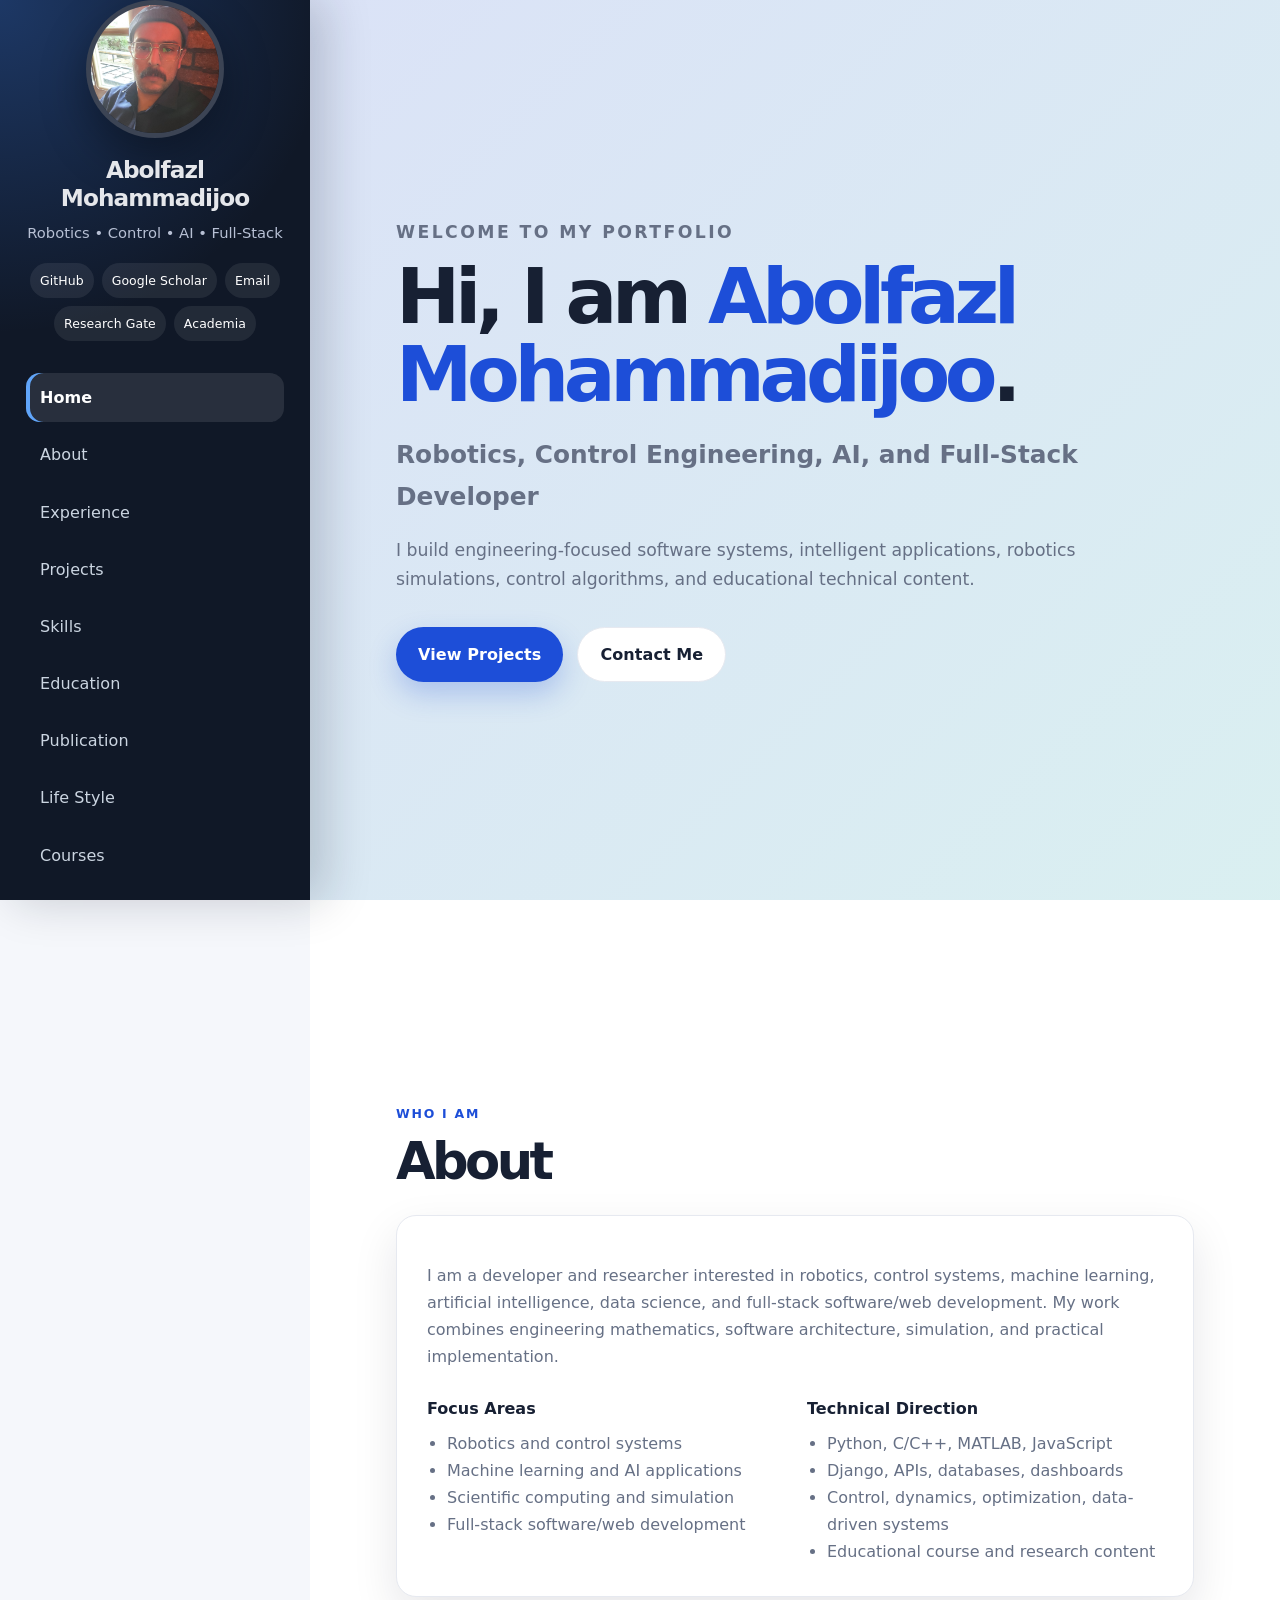
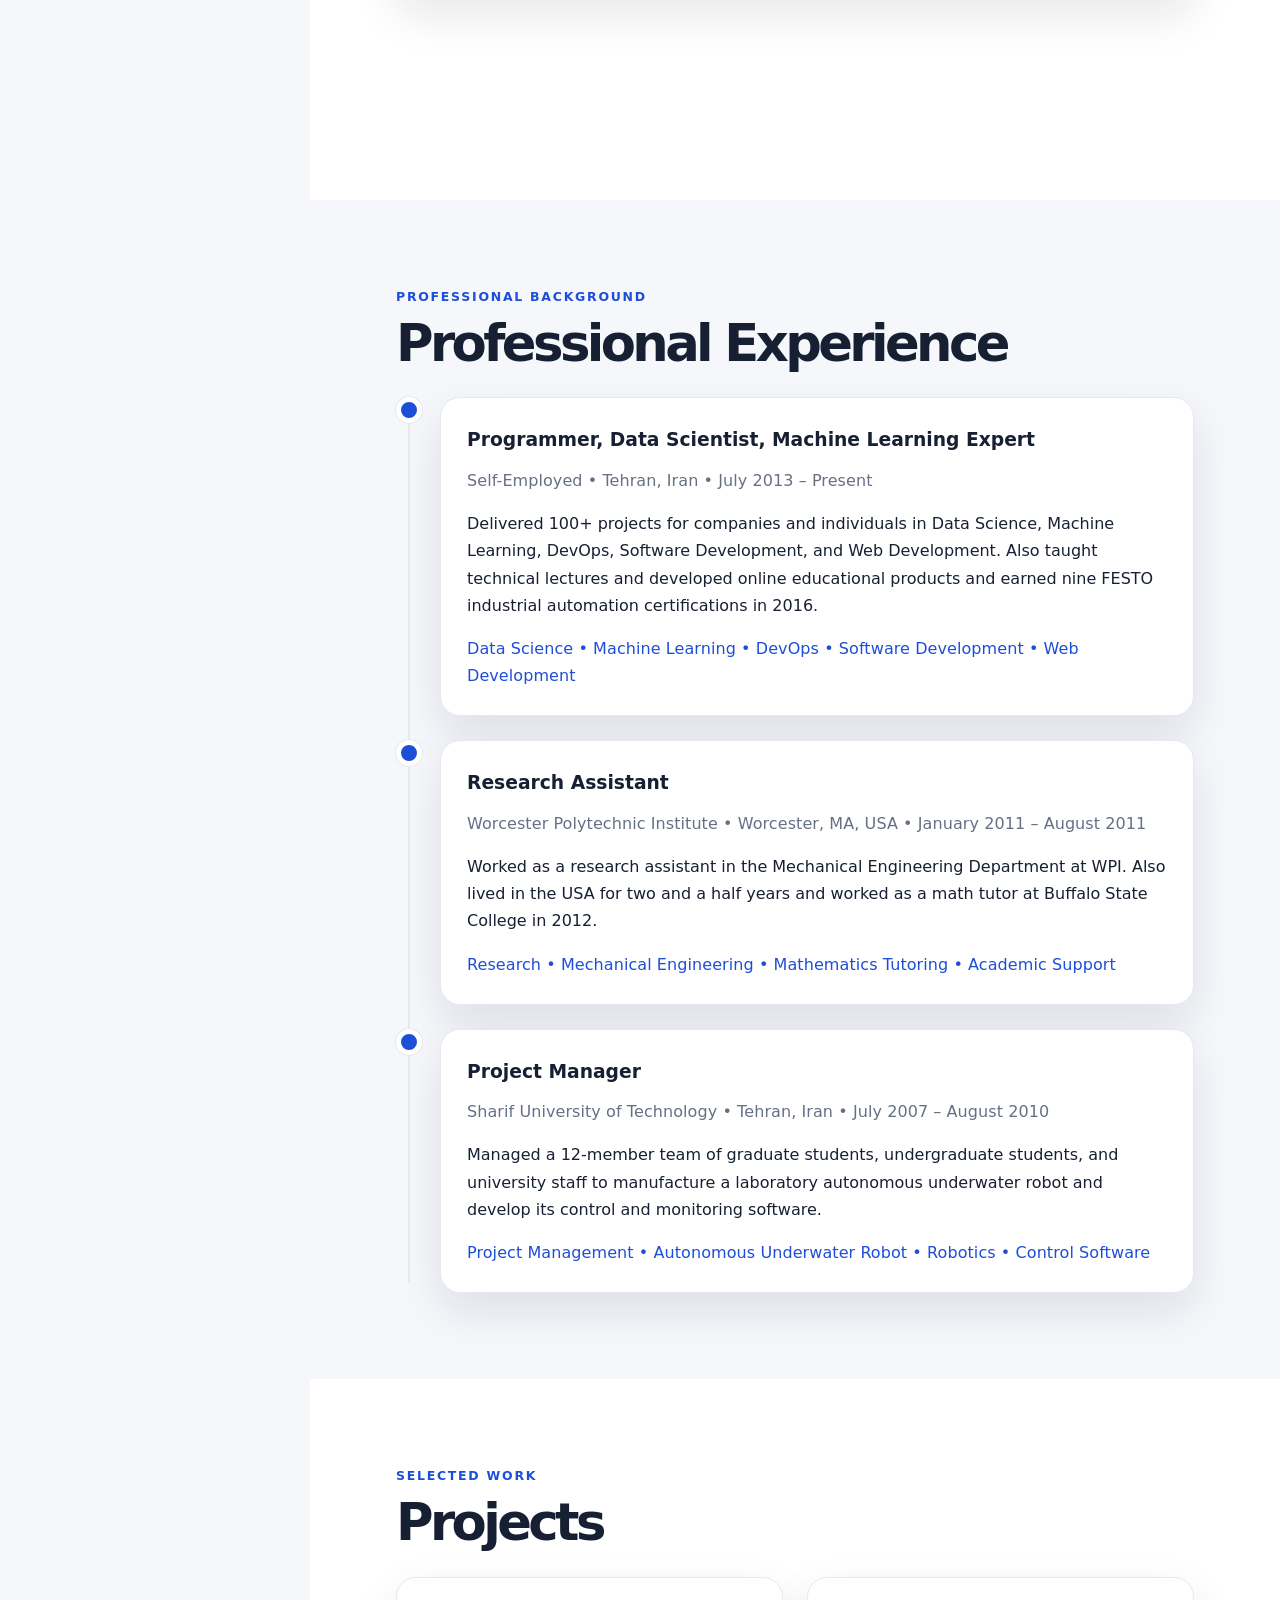
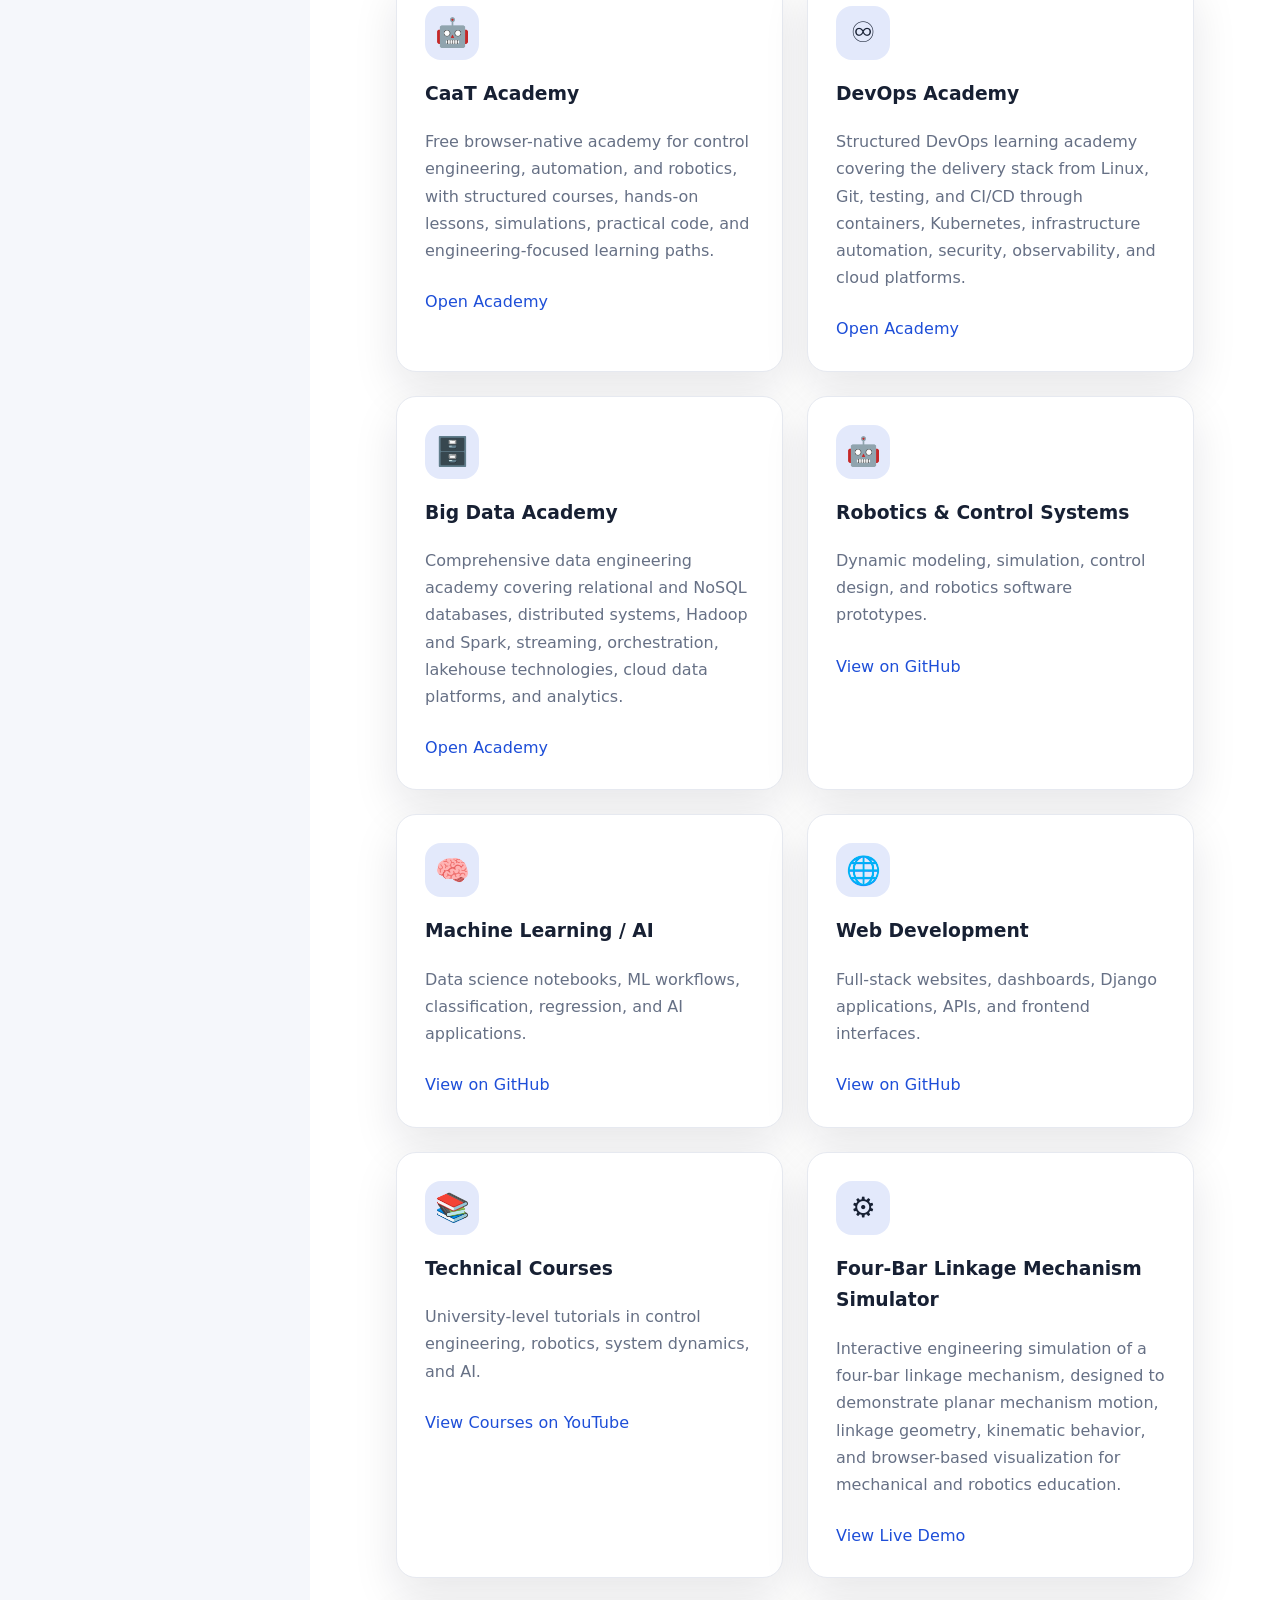
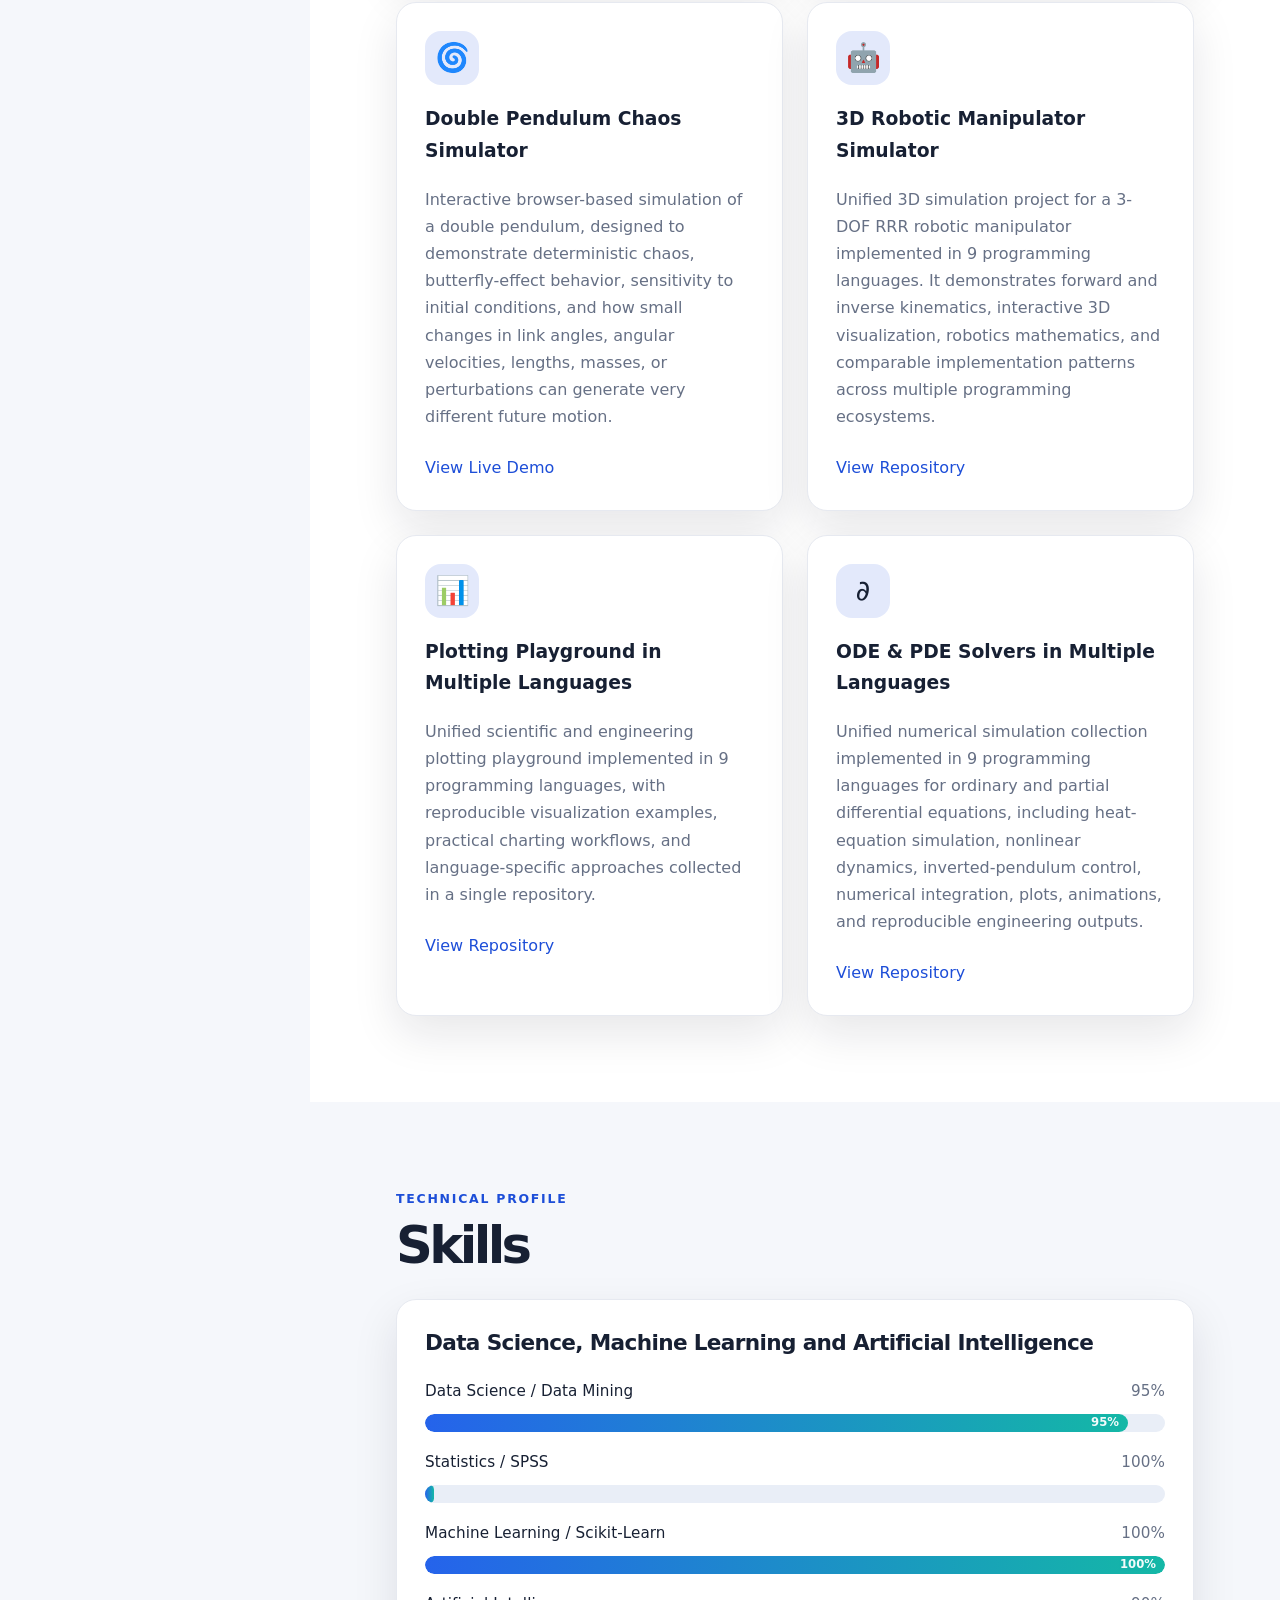
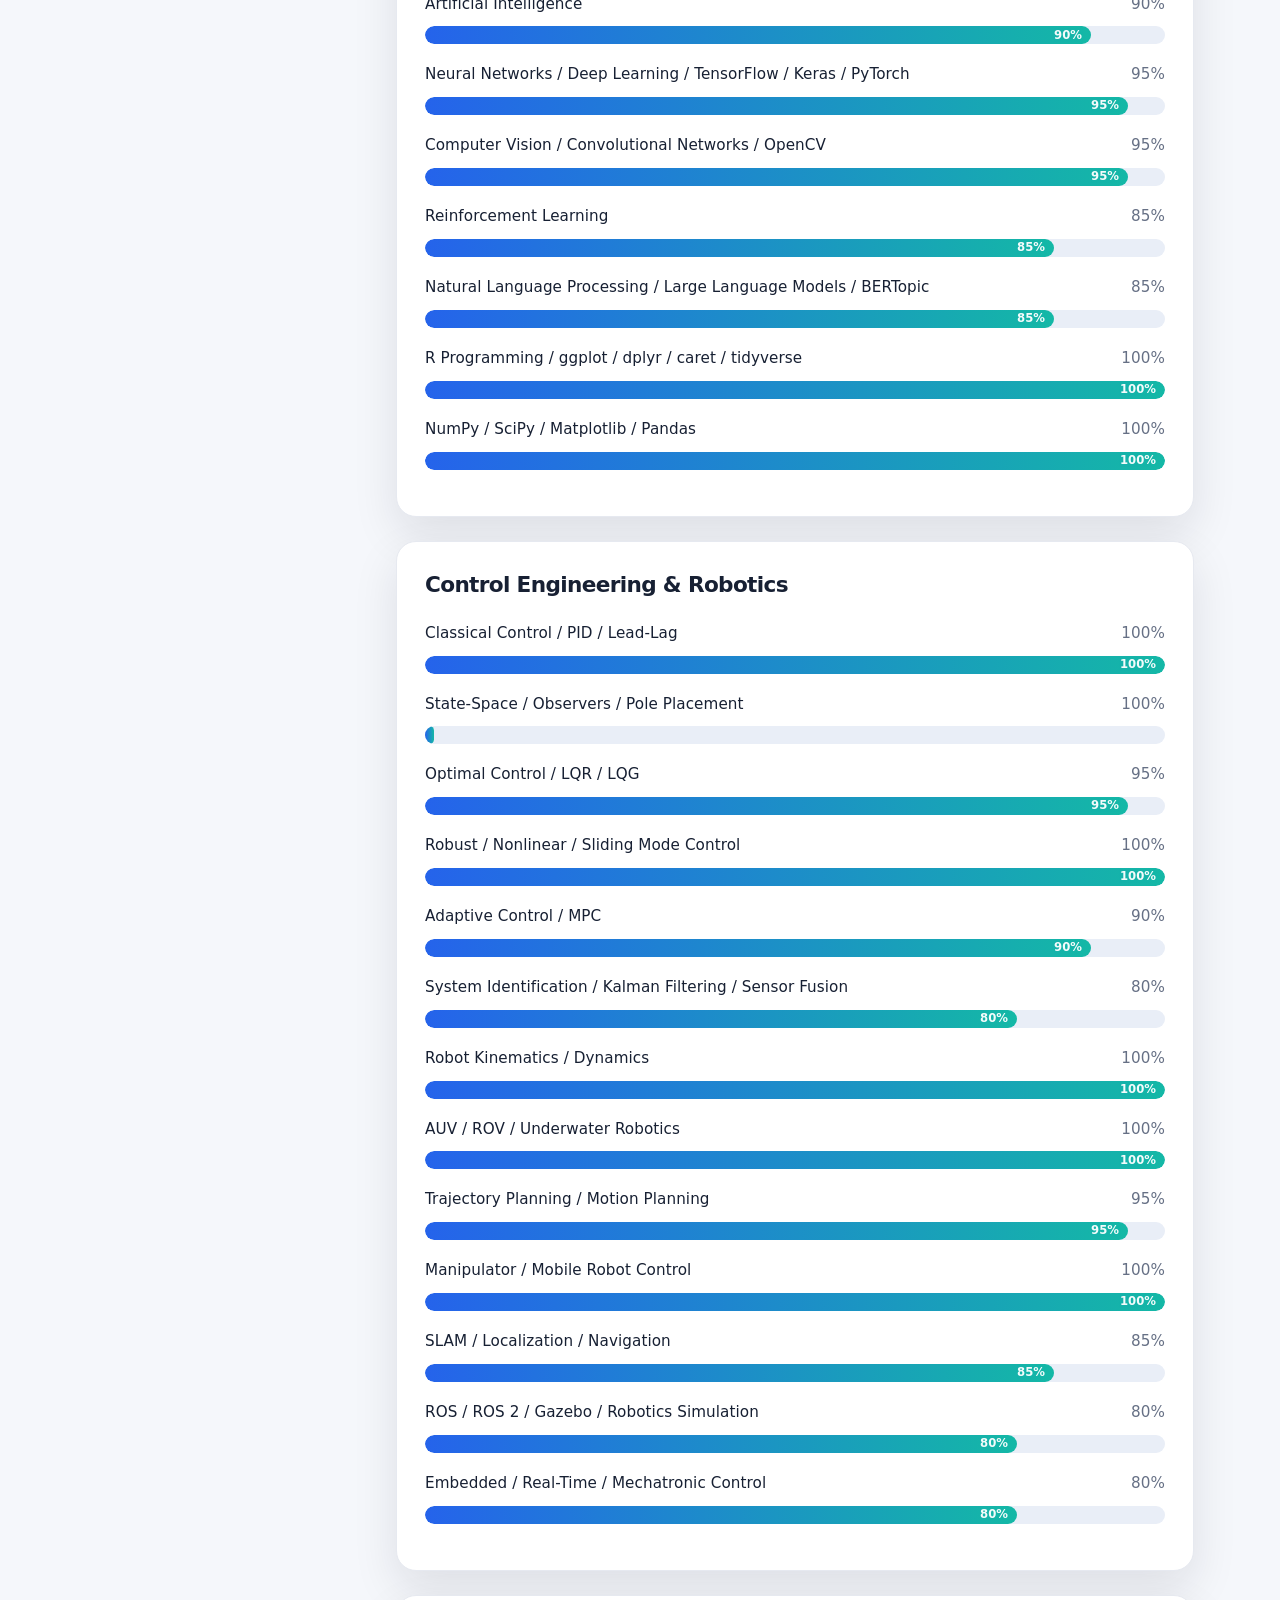
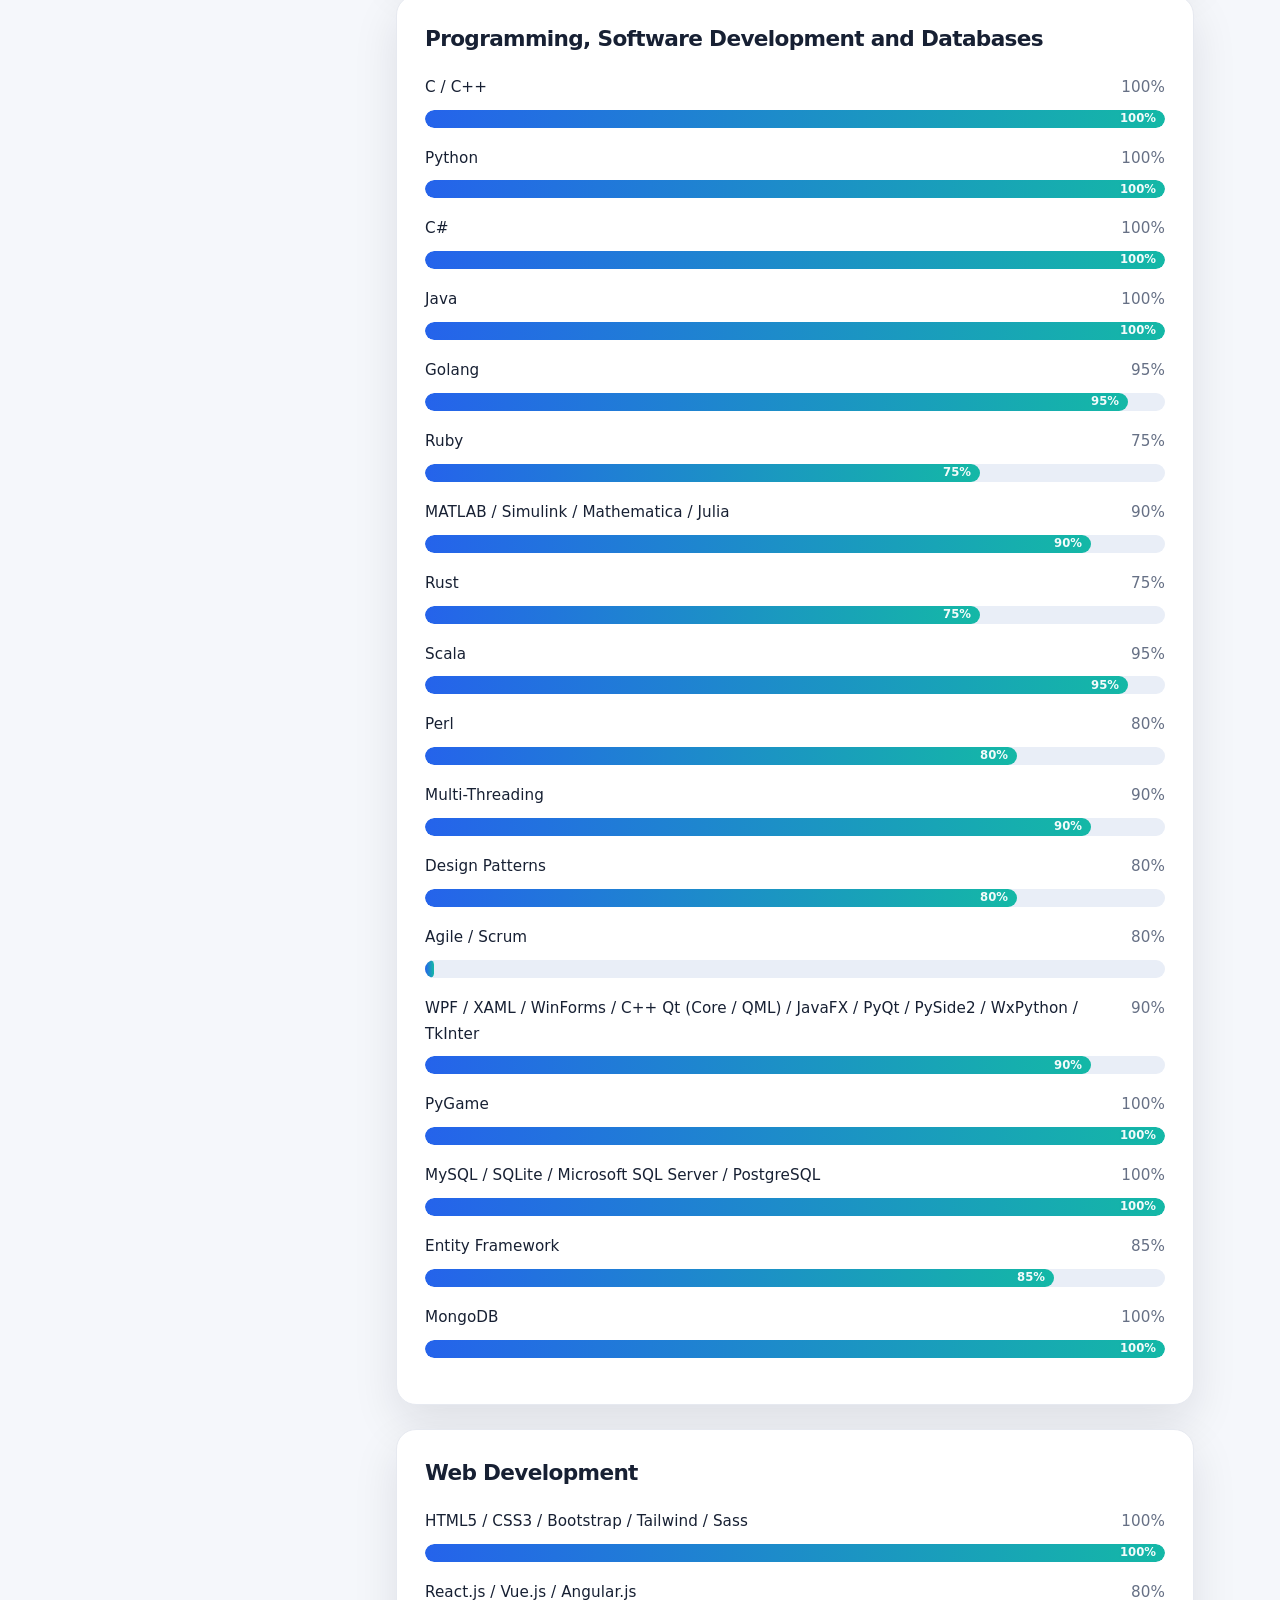
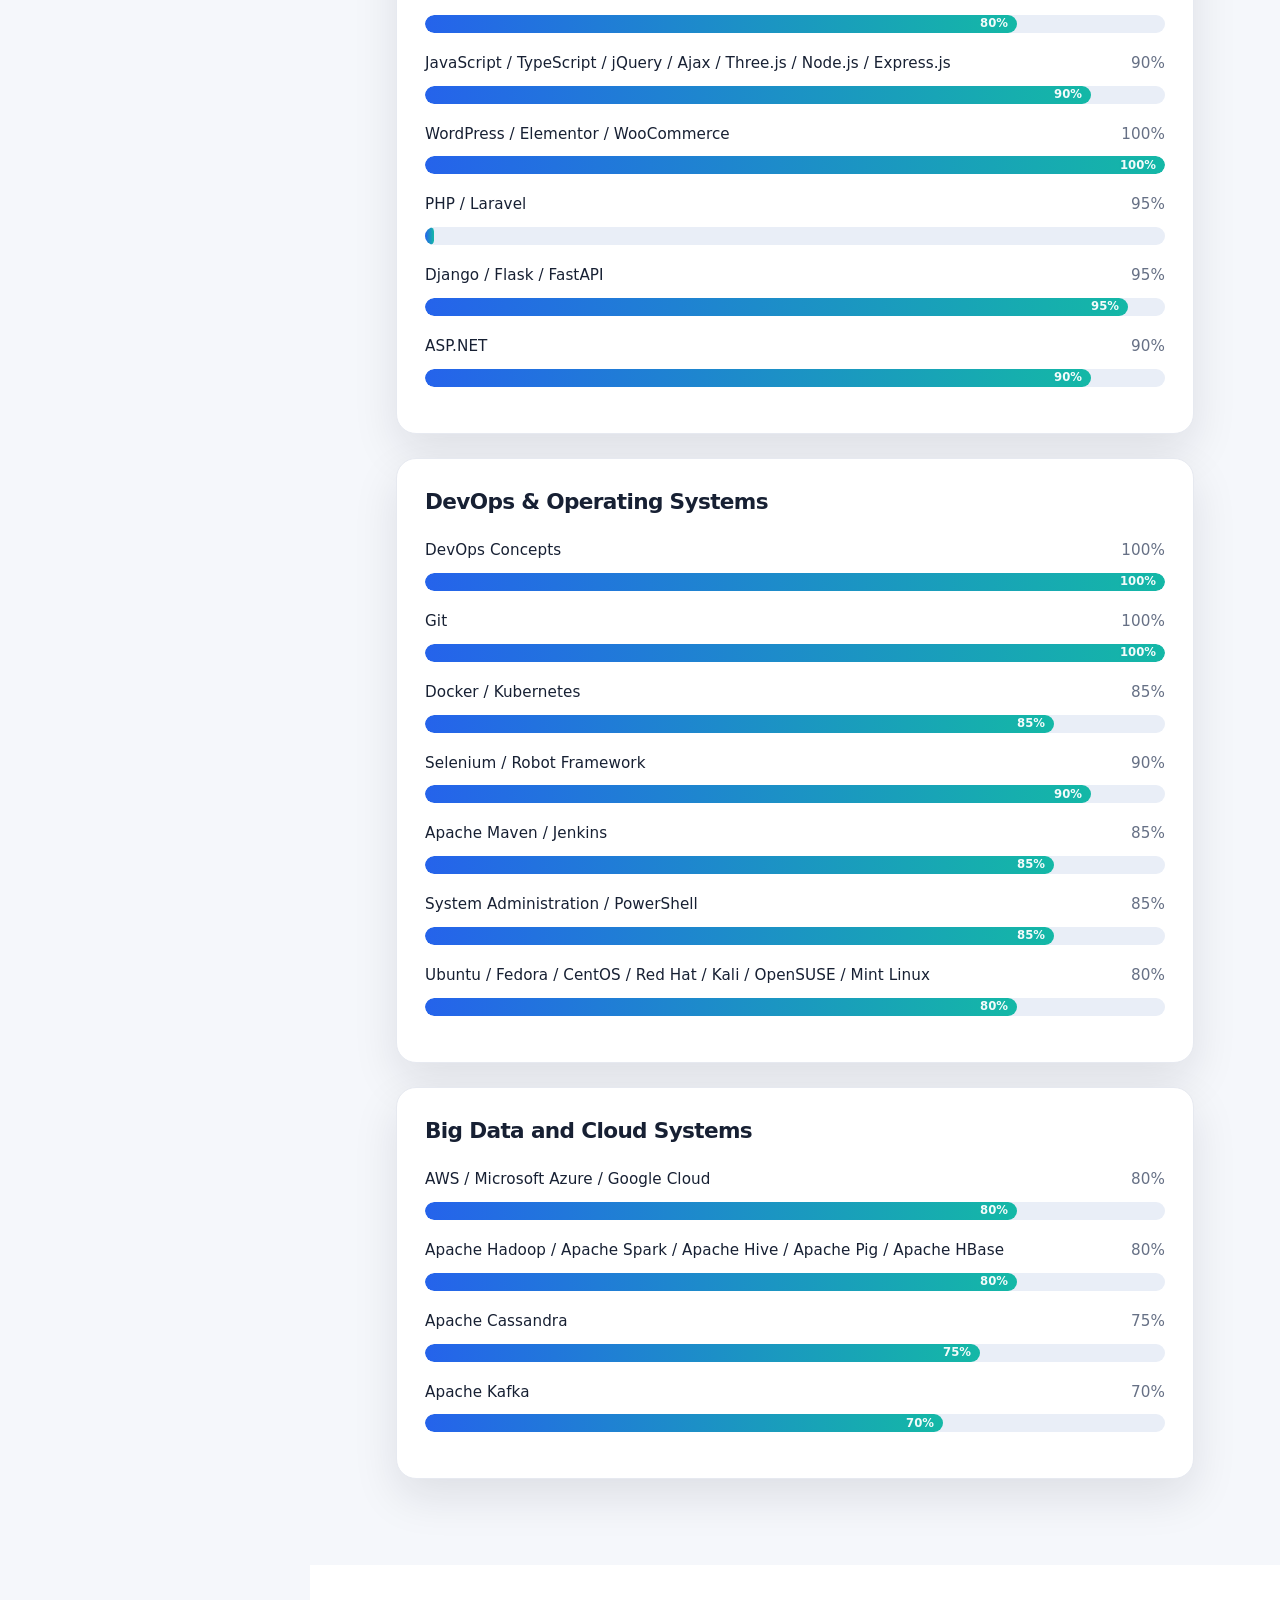
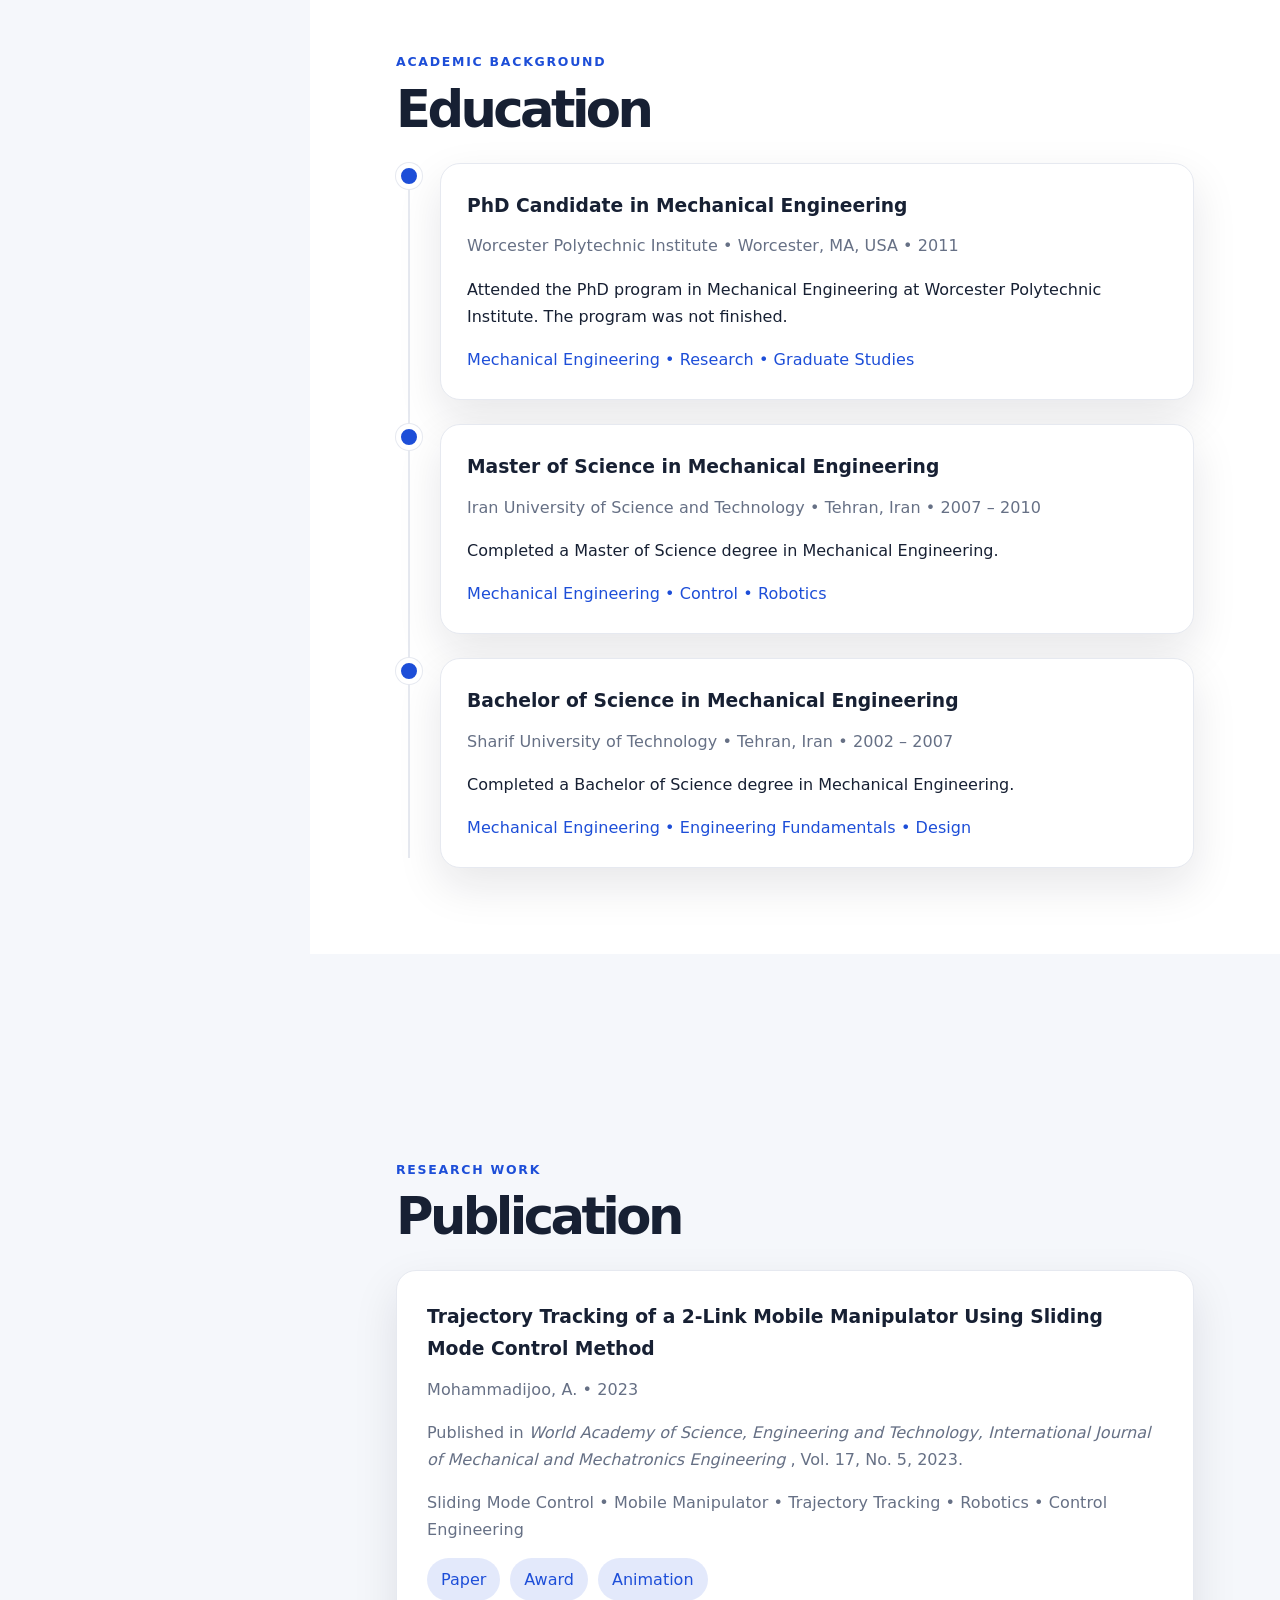
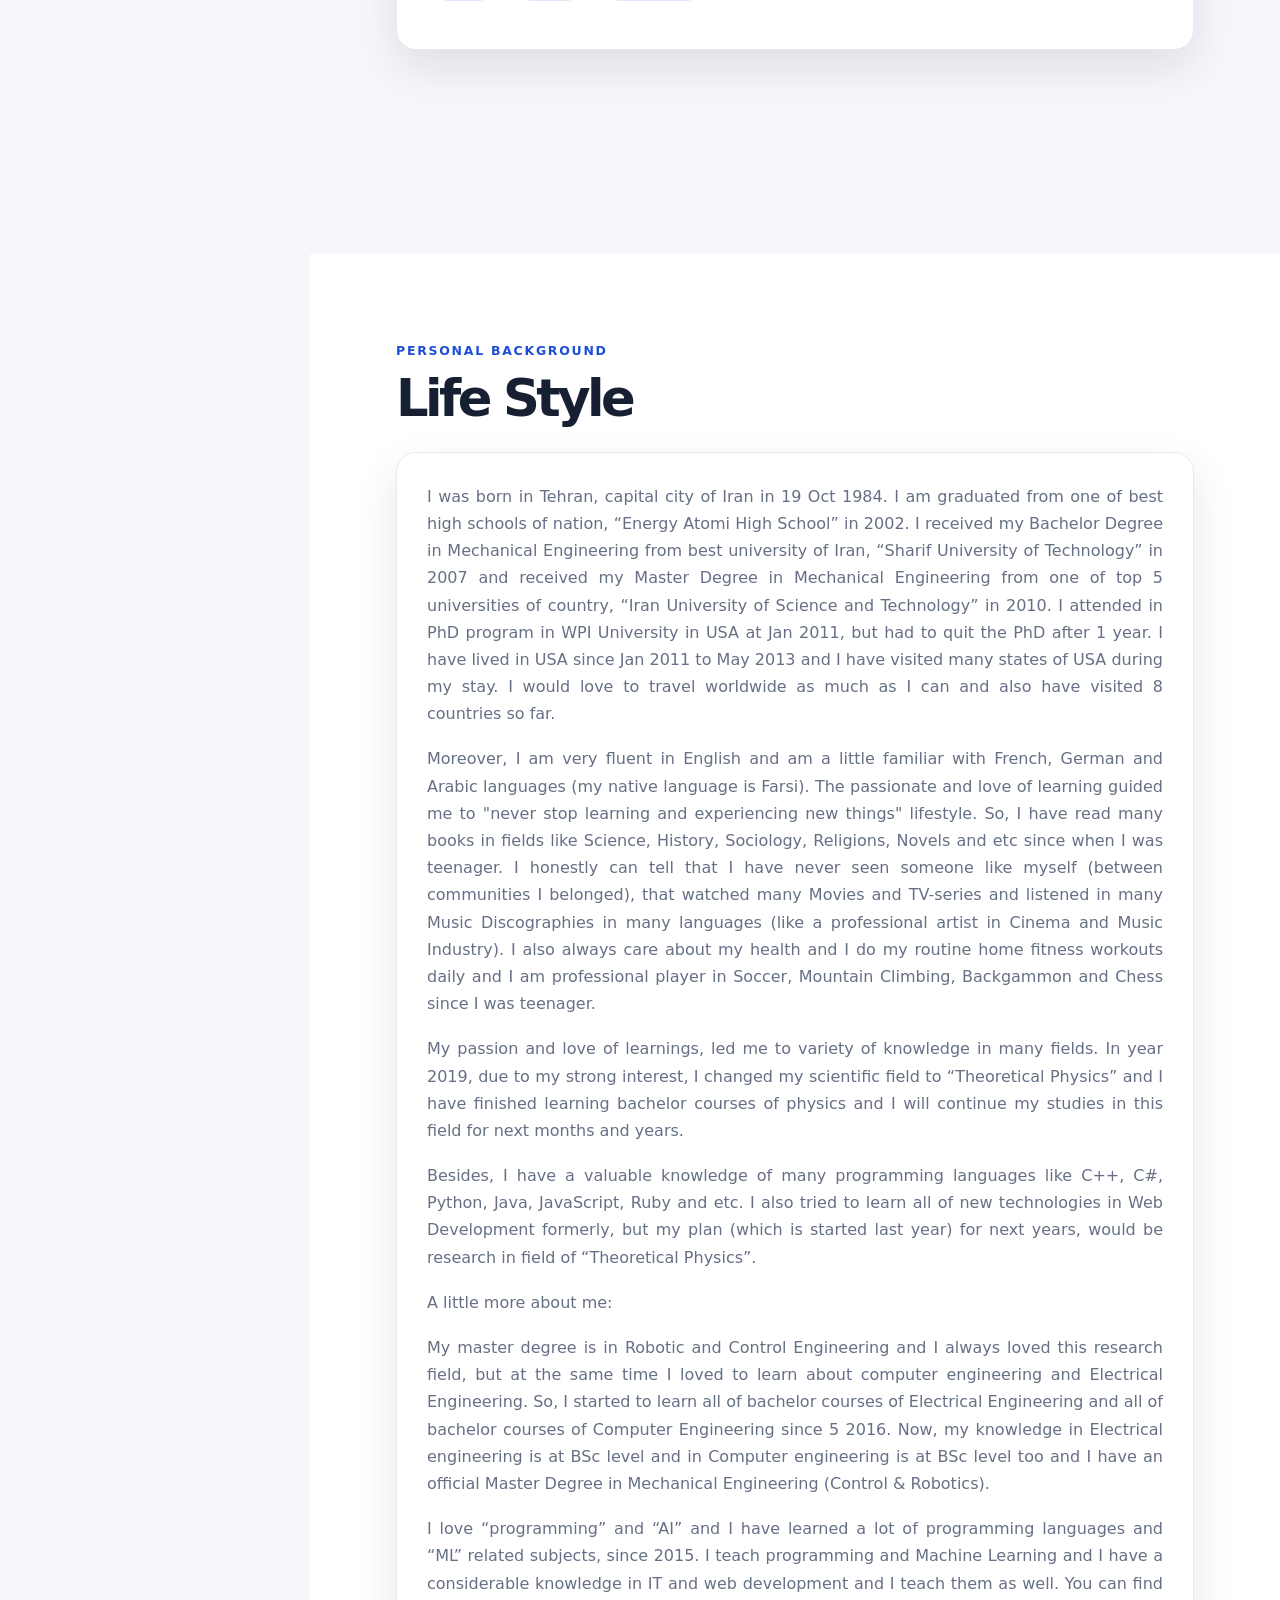
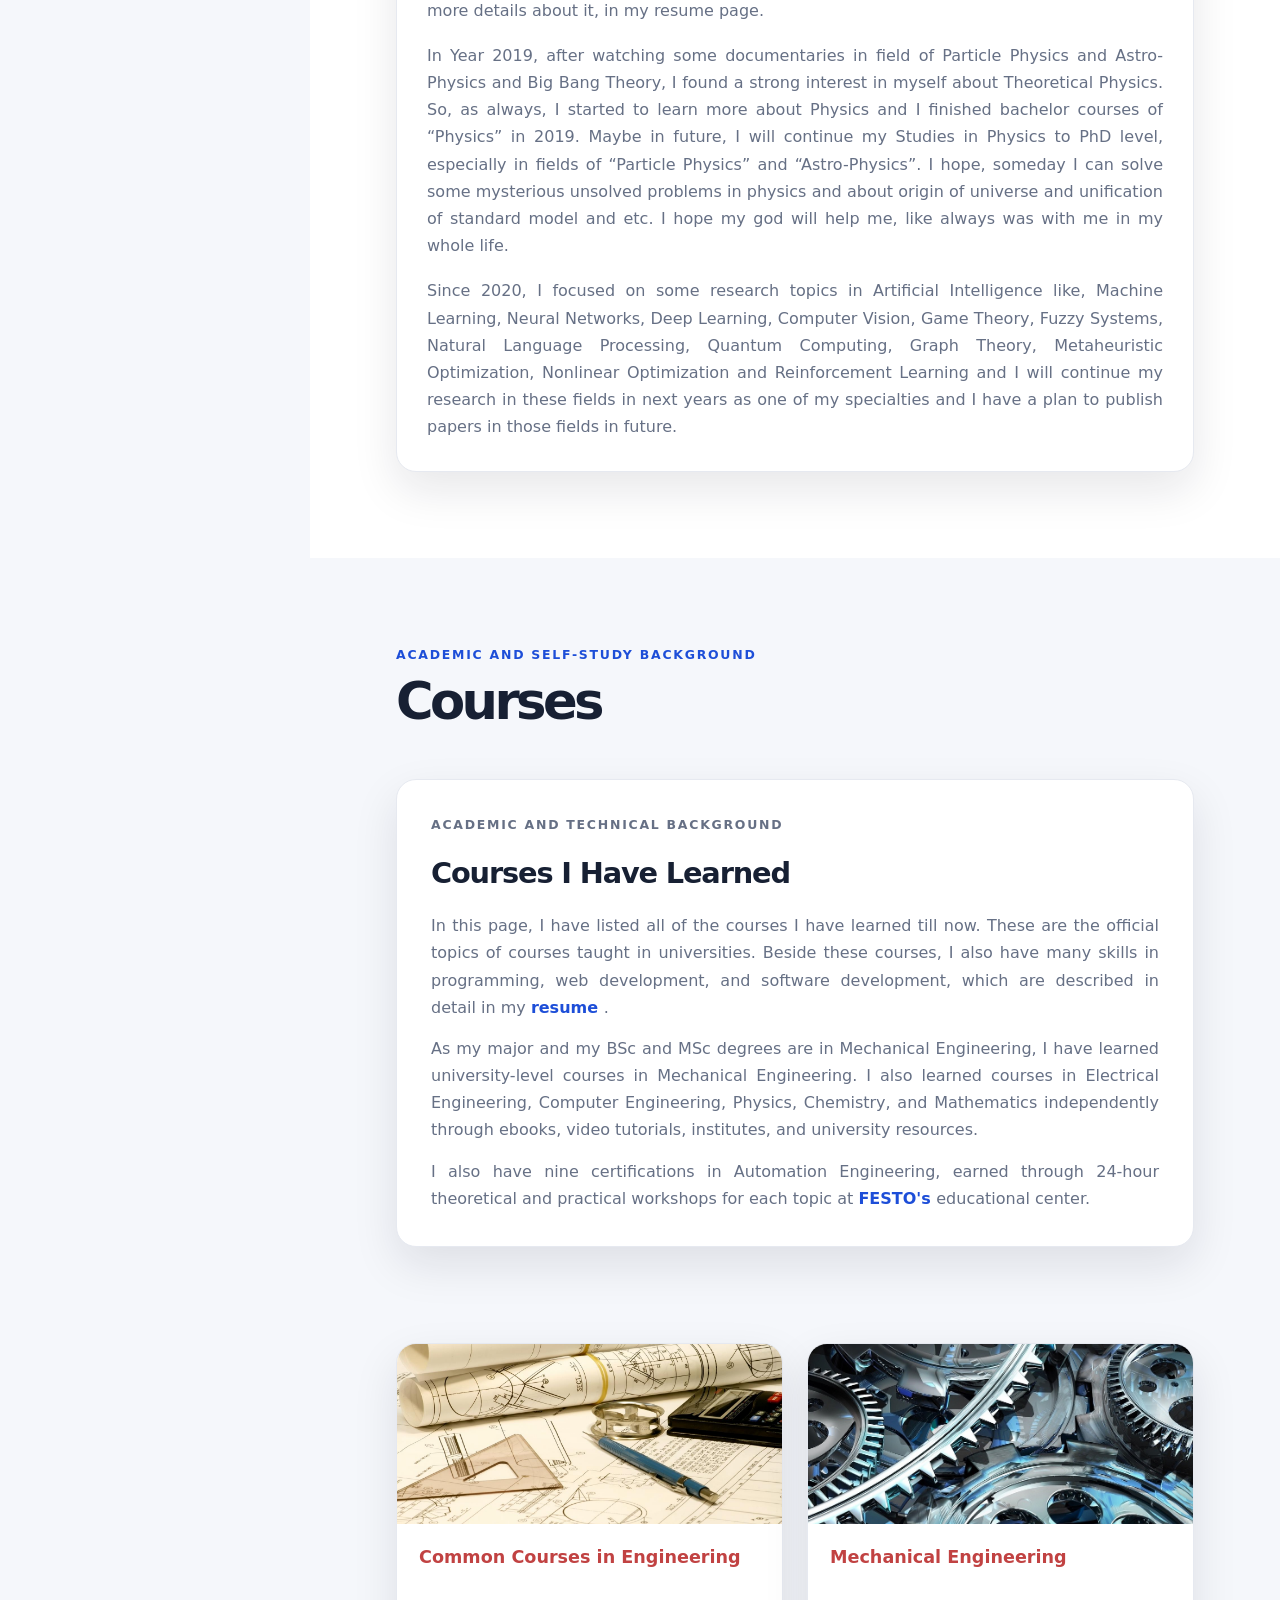
<file: index.html>
<!DOCTYPE html>
<html lang="en">
<head>
  <meta charset="UTF-8" />
  <meta name="viewport" content="width=device-width, initial-scale=1.0" />


  <!-- Primary SEO Meta Tags -->
<title>Abolfazl Mohammadijoo | Robotics, Control Engineering, AI & Full-Stack Developer</title>

<meta name="title" content="Abolfazl Mohammadijoo | Robotics, Control Engineering, AI & Full-Stack Developer" />
<meta
  name="description"
  content="Official portfolio of Abolfazl Mohammadijoo: robotics, control engineering, artificial intelligence, machine learning, data science, software development, and full-stack web development."
/>
<meta
  name="keywords"
  content="Abolfazl Mohammadijoo, Mohammadijoo, robotics, control engineering, machine learning, artificial intelligence, data science, full-stack developer, software developer, Python, C++, Django, web development, autonomous underwater robot, AUV, ROV"
/>
<meta name="author" content="Abolfazl Mohammadijoo" />
<meta name="robots" content="index, follow" />
<meta name="language" content="English" />
<meta name="revisit-after" content="7 days" />

<!-- Canonical URL -->
<link rel="canonical" href="https://mohammadijoo.github.io/" />

<!-- Open Graph / Facebook / LinkedIn -->
<meta property="og:type" content="website" />
<meta property="og:url" content="https://mohammadijoo.github.io/" />
<meta property="og:title" content="Abolfazl Mohammadijoo | Robotics, AI & Full-Stack Developer" />
<meta
  property="og:description"
  content="Portfolio of Abolfazl Mohammadijoo — Robotics, Control Engineering, AI, Machine Learning, Data Science, Software Development, and Full-Stack Web Development."
/>
<meta property="og:image" content="https://mohammadijoo.github.io/assets/og-image.png" />
<meta property="og:site_name" content="Abolfazl Mohammadijoo Portfolio" />

<!-- X / Twitter Card -->
<meta name="twitter:card" content="summary_large_image" />
<meta name="twitter:url" content="https://mohammadijoo.github.io/" />
<meta name="twitter:title" content="Abolfazl Mohammadijoo | Robotics, AI & Full-Stack Developer" />
<meta
  name="twitter:description"
  content="Portfolio of Abolfazl Mohammadijoo — Robotics, Control Engineering, AI, Machine Learning, Data Science, Software Development, and Full-Stack Web Development."
/>
<meta name="twitter:image" content="https://mohammadijoo.github.io/assets/og-image.png" />

<!-- Favicons -->
<link rel="icon" type="image/svg+xml" href="assets/og-image.png" />
<link rel="shortcut icon" href="assets/og-image.png" />
<link rel="apple-touch-icon" href="assets/og-image.png" />

<!-- Browser Theme Color -->
<meta name="theme-color" content="#101827" />

<!-- Structured Data / JSON-LD -->
<script type="application/ld+json">
{
  "@context": "https://schema.org",
  "@type": "Person",
  "name": "Abolfazl Mohammadijoo",
  "url": "https://mohammadijoo.github.io/",
  "image": "https://mohammadijoo.github.io/assets/profile.svg",
  "sameAs": [
    "https://github.com/mohammadijoo",
    "https://mohammadijoo.com"
  ],
  "jobTitle": "Robotics, AI, Data Science and Full-Stack Developer",
  "knowsAbout": [
    "Robotics",
    "Control Engineering",
    "Artificial Intelligence",
    "Machine Learning",
    "Data Science",
    "Software Development",
    "Full-Stack Web Development",
    "Python",
    "C++",
    "Django"
  ],
  "email": "mailto:a.mohamadijoo@gmail.com"
}
</script>

  <link rel="stylesheet" href="css/style.css" />
  <style>
    /* Extra page-only styles for the generated index.html file */
    .skills-catalog {
      display: grid;
      grid-template-columns: 1fr;
      gap: 24px;
    }

    .skill-category-card {
      background: var(--bg-card);
      border: 1px solid var(--border);
      border-radius: var(--radius);
      box-shadow: var(--shadow);
      padding: 28px;
    }

    .skill-category-card h3 {
      margin: 0 0 22px;
      color: var(--text-main);
      font-size: 1.35rem;
      line-height: 1.35;
      letter-spacing: -0.03em;
    }

    .skill-item {
      margin: 18px 0;
    }

    .skill-item .progress {
      height: 18px;
      background: #e9eef7;
      border-radius: 999px;
      overflow: hidden;
    }

    .skill-item .progress-bar {
      width: 0;
      height: 100%;
      min-width: 0;
      display: flex;
      align-items: center;
      justify-content: flex-end;
      padding-right: 9px;
      border-radius: inherit;
      background: linear-gradient(90deg, #2563eb, #14b8a6);
      color: white;
      font-size: 0.73rem;
      font-weight: 600;
      line-height: 1;
      transition: width 1.1s ease;
    }

    .skill-item .progress-value {
      opacity: 0.95;
    }

    .lifestyle-card p {
      margin: 0 0 18px;
      color: var(--text-muted);
      text-align: justify;
    }

    .lifestyle-card p:last-child {
      margin-bottom: 0;
    }

    .courses-section {
      justify-content: flex-start;
    }

    .courses-section .courses-original-content,
    .courses-section .container,
    .courses-section .centered,
    .courses-section .main-area {
      width: 100%;
    }

    .courses-section .Courses {
      background: linear-gradient(135deg, #101827, #1e3a8a);
      overflow: hidden;
    }

    .courses-section .Courses_figure {
      margin: 0;
      display: flex;
      justify-content: center;
      padding-top: 28px;
    }

    .courses-section .Courses_img {
      width: 132px;
      height: 132px;
      object-fit: cover;
      border-radius: 999px;
      border: 4px solid rgba(255, 255, 255, 0.20);
    }

    .courses-section .cards {
      display: grid;
      grid-template-columns: repeat(auto-fit, minmax(280px, 1fr));
      gap: 24px;
      padding: 0;
      margin: 0;
    }

    .courses-section article.card {
      padding: 0;
      overflow: hidden;
    }

    .courses-section .thumbnail {
      margin: 0;
      height: 180px;
      background: #e9eef7;
      overflow: hidden;
    }

    .courses-section .thumbnail img {
      width: 100%;
      height: 100%;
      object-fit: cover;
    }

    .courses-section .card-content {
      padding: 22px;
    }

    .courses-section .card-content h5 {
      margin: 0 0 14px;
      font-size: 1.1rem;
      line-height: 1.35;
    }

    .courses-section .card-content h4 {
      margin: 0 0 10px;
      font-size: 0.96rem;
      line-height: 1.55 !important;
      font-weight: 650;
    }

    .courses-section .card-content a {
      color: var(--accent);
      text-decoration: none;
    }

    .courses-section .card-content a:hover {
      text-decoration: underline;
    }

    @media (max-width: 760px) {
      .skill-category-card,
      .courses-section .card-content {
        padding: 20px;
      }

      .courses-section .cards {
        grid-template-columns: 1fr;
      }
    }
  </style>
</head>
<body>
  <!-- Mobile top bar -->
  <header class="mobile-header">
    <button class="hamburger" id="menuToggle" aria-label="Open navigation menu" aria-expanded="false">
      <span></span>
      <span></span>
      <span></span>
    </button>

    <a href="#home" class="mobile-brand">Abolfazl Mohammadijoo</a>
  </header>

  <!-- Dark overlay shown when sidebar is open on mobile/tablet -->
  <div class="sidebar-overlay" id="sidebarOverlay"></div>

  <!-- Left sidebar -->
  <aside class="sidebar" id="sidebar">
    <div class="profile">
      <!-- Replace assets/profile.svg with your real photo, for example assets/profile.jpg -->
      <img src="assets/Abolfazl_Mohammadijoo_2.jpg" alt="Abolfazl Mohammadijoo profile photo" class="profile-photo" />

      <h1>Abolfazl Mohammadijoo</h1>
      <p>Robotics • Control • AI • Full-Stack</p>

      <div class="social-links">
        <a href="https://github.com/mohammadijoo" target="_blank" rel="noopener">GitHub</a>
        <a href="https://scholar.google.com/citations?user=lre83n8AAAAJ&hl=en" target="_blank" rel="noopener">Google Scholar</a>
        <a href="mailto:abolfazl.mohamadijoo@alum.sharif.edu">Email</a>
		<a href="https://www.researchgate.net/profile/Abolfazl-Mohammadijoo" target="_blank" rel="noopener">Research Gate</a>
		<a href="https://sharif.academia.edu/AbolfazlMohammadijoo" target="_blank" rel="noopener">Academia</a>
      </div>
    </div>

    <nav class="side-nav" aria-label="Main navigation">
      <a href="#home" class="nav-link active">Home</a>
      <a href="#about" class="nav-link">About</a>
      <a href="#experience" class="nav-link">Experience</a>
      <a href="#projects" class="nav-link">Projects</a>
      <a href="#skills" class="nav-link">Skills</a>
      <a href="#education" class="nav-link">Education</a>
	  <a href="#publication" class="nav-link">Publication</a>
      <a href="#lifestyle" class="nav-link">Life Style</a>
      <a href="#courses" class="nav-link">Courses</a>
      <a href="#contact" class="nav-link">Contact</a>
	  <a href="#donations" class="nav-link">Donations</a>
      <a href="files/CV_Abolfazl_Mohammadijoo.pdf" target="_blank" rel="noopener" class="nav-link resume-link">
        Download Resume
      </a>
    </nav>

    <footer class="sidebar-footer">
      <small>© 2026 Abolfazl Mohammadijoo</small>
    </footer>
  </aside>

  <!-- Right content pane -->
  <main class="content">
    <section id="home" class="section hero-section">
      <div class="hero-content">
        <p class="eyebrow">Welcome to my portfolio</p>
        <h2>Hi, I am <span>Abolfazl Mohammadijoo</span>.</h2>
        <h3>Robotics, Control Engineering, AI, and Full-Stack Developer</h3>
        <p>
          I build engineering-focused software systems, intelligent applications, robotics simulations,
          control algorithms, and educational technical content.
        </p>

        <div class="hero-actions">
          <a href="#projects" class="btn primary">View Projects</a>
          <a href="#contact" class="btn secondary">Contact Me</a>
        </div>
      </div>
    </section>

    <section id="about" class="section">
      <div class="section-heading">
        <p class="eyebrow">Who I am</p>
        <h2>About</h2>
      </div>

      <div class="card">
        <p>
          I am a developer and researcher interested in robotics, control systems,
          machine learning, artificial intelligence, data science, and full-stack software/web development.
          My work combines engineering mathematics, software architecture, simulation, and practical implementation.
        </p>

        <div class="about-grid">
          <div>
            <strong>Focus Areas</strong>
            <ul>
              <li>Robotics and control systems</li>
              <li>Machine learning and AI applications</li>
              <li>Scientific computing and simulation</li>
              <li>Full-stack software/web development</li>
            </ul>
          </div>

          <div>
            <strong>Technical Direction</strong>
            <ul>
              <li>Python, C/C++, MATLAB, JavaScript</li>
              <li>Django, APIs, databases, dashboards</li>
              <li>Control, dynamics, optimization, data-driven systems</li>
              <li>Educational course and research content</li>
            </ul>
          </div>
        </div>
      </div>
    </section>


	
	
	<section id="experience" class="section">
  <div class="section-heading">
    <p class="eyebrow">Professional background</p>
    <h2>Professional Experience</h2>
  </div>

  <div class="timeline">
    <article class="timeline-item">
      <div class="timeline-marker"></div>
      <div class="timeline-card">
        <h3>Programmer, Data Scientist, Machine Learning Expert</h3>
        <p class="meta">Self-Employed • Tehran, Iran • July 2013 – Present</p>
        <p>
          Delivered 100+ projects for companies and individuals in Data Science,
          Machine Learning, DevOps, Software Development, and Web Development.
          Also taught technical lectures and developed online educational products
          and earned nine FESTO industrial automation certifications in 2016.
        </p>
        <p class="tags">
          Data Science • Machine Learning • DevOps • Software Development • Web Development
        </p>
      </div>
    </article>

    <article class="timeline-item">
      <div class="timeline-marker"></div>
      <div class="timeline-card">
        <h3>Research Assistant</h3>
        <p class="meta">
          Worcester Polytechnic Institute • Worcester, MA, USA • January 2011 – August 2011
        </p>
        <p>
          Worked as a research assistant in the Mechanical Engineering Department
          at WPI. Also lived in the USA for two and a half years and worked as a
          math tutor at Buffalo State College in 2012.
        </p>
        <p class="tags">
          Research • Mechanical Engineering • Mathematics Tutoring • Academic Support
        </p>
      </div>
    </article>

    <article class="timeline-item">
      <div class="timeline-marker"></div>
      <div class="timeline-card">
        <h3>Project Manager</h3>
        <p class="meta">
          Sharif University of Technology • Tehran, Iran • July 2007 – August 2010
        </p>
        <p>
          Managed a 12-member team of graduate students, undergraduate students,
          and university staff to manufacture a laboratory autonomous underwater
          robot and develop its control and monitoring software.
        </p>
        <p class="tags">
          Project Management • Autonomous Underwater Robot • Robotics • Control Software
        </p>
      </div>
    </article>
  </div>
</section>
	
	
	
	
	<section id="projects" class="section">
      <div class="section-heading">
        <p class="eyebrow">Selected work</p>
        <h2>Projects</h2>
      </div>

      <div class="project-grid">
        <article class="project-card">
          <div class="project-icon">🤖</div>
          <h3>Robotics & Control Systems</h3>
          <p>
            Dynamic modeling, simulation, control design, and robotics software prototypes.
          </p>
          <a href="https://github.com/mohammadijoo/Control_and_Robotics_Tutorials" target="_blank" rel="noopener">View on GitHub</a>
        </article>

        <article class="project-card">
          <div class="project-icon">🧠</div>
          <h3>Machine Learning / AI</h3>
          <p>
            Data science notebooks, ML workflows, classification, regression, and AI applications.
          </p>
          <a href="https://github.com/mohammadijoo/Machine_Learning_Tutorials" target="_blank" rel="noopener">View on GitHub</a>
        </article>

        <article class="project-card">
          <div class="project-icon">🌐</div>
          <h3>Web Development</h3>
          <p>
            Full-stack websites, dashboards, Django applications, APIs, and frontend interfaces.
          </p>
          <a href="https://github.com/mohammadijoo/DjangoClub" target="_blank" rel="noopener">View on GitHub</a>
        </article>

        <article class="project-card">
          <div class="project-icon">📚</div>
          <h3>Technical Courses</h3>
          <p>
            University-level tutorials in control engineering, robotics, system dynamics, and AI.
          </p>
          <a href="https://www.youtube.com/@abolfazlmohammadijoo" target="_blank" rel="noopener">View Courses on YouTube</a>
        </article>

		<article class="project-card">
		  <div class="project-icon">⚙️</div>
		  <h3>Four-Bar Linkage Mechanism Simulator</h3>
		  <p>
		    Interactive engineering simulation of a four-bar linkage mechanism, designed
		    to demonstrate planar mechanism motion, linkage geometry, kinematic behavior,
		    and browser-based visualization for mechanical and robotics education.
		  </p>
		  <a href="https://mohammadijoo.github.io/Four-Bar-Linkage-Mechanism/" target="_blank" rel="noopener">
		    View Live Demo
		  </a>
		</article>

		  <article class="project-card">
			<div class="project-icon">🌀</div>
			
			<h3>Double Pendulum Chaos Simulator</h3>
			
			<p>
			Interactive browser-based simulation of a double pendulum, designed to
			demonstrate deterministic chaos, butterfly-effect behavior, sensitivity to
			initial conditions, and how small changes in link angles, angular velocities,
			lengths, masses, or perturbations can generate very different future motion.
			</p>
			
			<a href="https://mohammadijoo.github.io/Double-Pendulum-Chaos-Mechanism/" target="_blank" rel="noopener">
			View Live Demo
			</a>
		  </article>

<article class="project-card">
  <div class="project-icon">🤖</div>
  <h3>3D Robotic Manipulator Simulator</h3>
  <p>
    Cross-language 3D simulation series for a 3-DOF RRR robotic manipulator.
    The projects demonstrate robotics kinematics, 3D visualization, inverse
    kinematics concepts, and comparable implementation patterns across multiple
    programming ecosystems.
  </p>

  <div class="project-links">
    <a href="https://github.com/mohammadijoo/Manipulator3D_CPP" target="_blank" rel="noopener">C++</a>
    <a href="https://github.com/mohammadijoo/Manipulator3D_Java" target="_blank" rel="noopener">Java</a>
    <a href="https://github.com/mohammadijoo/Manipulator3D_C_Sharp" target="_blank" rel="noopener">C#</a>
    <a href="https://github.com/mohammadijoo/Manipulator3D_Python" target="_blank" rel="noopener">Python</a>
    <a href="https://github.com/mohammadijoo/Manipulator3D_Go" target="_blank" rel="noopener">Go</a>
    <a href="https://github.com/mohammadijoo/Manipulator3D_Scala" target="_blank" rel="noopener">Scala</a>
    <a href="https://github.com/mohammadijoo/Manipulator3D_Julia" target="_blank" rel="noopener">Julia</a>
    <a href="https://github.com/mohammadijoo/Manipulator3D_Ruby" target="_blank" rel="noopener">Ruby</a>
    <a href="https://github.com/mohammadijoo/Manipulator3D_Rust" target="_blank" rel="noopener">Rust</a>
  </div>
</article>

<article class="project-card">
  <div class="project-icon">📊</div>
  <h3>Plotting Playground in Multiple Languages</h3>
  <p>
    A multi-language plotting playground collection focused on generating clean
    scientific and engineering visualizations. Each repository demonstrates
    practical plotting workflows, reproducible examples, and language-specific
    approaches to data visualization.
  </p>

  <div class="project-links">
    <a href="https://github.com/mohammadijoo/CPP_Plot" target="_blank" rel="noopener">C++</a>
    <a href="https://github.com/mohammadijoo/Java_Plot" target="_blank" rel="noopener">Java</a>
    <a href="https://github.com/mohammadijoo/C_Sharp_Plot" target="_blank" rel="noopener">C#</a>
    <a href="https://github.com/mohammadijoo/Go_Plot" target="_blank" rel="noopener">Go</a>
    <a href="https://github.com/mohammadijoo/Scala_Plot" target="_blank" rel="noopener">Scala</a>
    <a href="https://github.com/mohammadijoo/Julia_Plot" target="_blank" rel="noopener">Julia</a>
    <a href="https://github.com/mohammadijoo/Ruby_Plot" target="_blank" rel="noopener">Ruby</a>
    <a href="https://github.com/mohammadijoo/Rust_Plot" target="_blank" rel="noopener">Rust</a>
  </div>
</article>

<article class="project-card">
  <div class="project-icon">∂</div>
  <h3>ODE &amp; PDE Solvers in Multiple Languages</h3>
  <p>
    Cross-language numerical simulation projects for ordinary and partial
    differential equations. The collection includes scientific-computing examples
    such as 2D heat-equation simulation, nonlinear dynamic systems, inverted
    pendulum control, numerical integration, plots, animations, and reproducible
    engineering outputs.
  </p>

  <div class="project-links">
    <a href="https://github.com/mohammadijoo/ODE_PDE_CPP" target="_blank" rel="noopener">C++</a>
    <a href="https://github.com/mohammadijoo/ODE_PDE_Java" target="_blank" rel="noopener">Java</a>
    <a href="https://github.com/mohammadijoo/ODE_PDE_Csharp" target="_blank" rel="noopener">C#</a>
    <a href="https://github.com/mohammadijoo/ODE_PDE_Python" target="_blank" rel="noopener">Python</a>
    <a href="https://github.com/mohammadijoo/ODE_PDE_Go" target="_blank" rel="noopener">Go</a>
    <a href="https://github.com/mohammadijoo/ODE_PDE_Scala" target="_blank" rel="noopener">Scala</a>
    <a href="https://github.com/mohammadijoo/ODE_PDE_Julia" target="_blank" rel="noopener">Julia</a>
    <a href="https://github.com/mohammadijoo/ODE_PDE_Ruby" target="_blank" rel="noopener">Ruby</a>
    <a href="https://github.com/mohammadijoo/ODE_PDE_Rust" target="_blank" rel="noopener">Rust</a>
  </div>
</article>
		  
      </div>
    </section>

    <section id="skills" class="section">
      <div class="section-heading">
        <p class="eyebrow">Technical profile</p>
        <h2>Skills</h2>
      </div>

      <div class="skills-catalog">
          <article class="skill-category-card">
            <h3>Data Science, Machine Learning and Artificial Intelligence</h3>
              <div class="skill-item">
                <div class="skill-title">
                  <span>Data Science / Data Mining</span>
                  <span>95%</span>
                </div>
                <div class="progress" aria-label="Data Science / Data Mining skill level">
                  <div class="progress-bar" role="progressbar" data-progress="95" aria-valuenow="95" aria-valuemin="0" aria-valuemax="100">
                    <span class="progress-value">95%</span>
                  </div>
                </div>
              </div>
              <div class="skill-item">
                <div class="skill-title">
                  <span>Statistics / SPSS</span>
                  <span>100%</span>
                </div>
                <div class="progress" aria-label="Statistics / SPSS skill level">
                  <div class="progress-bar" role="progressbar" data-progress="100" aria-valuenow="100" aria-valuemin="0" aria-valuemax="100">
                    <span class="progress-value">100%</span>
                  </div>
                </div>
              </div>
              <div class="skill-item">
                <div class="skill-title">
                  <span>Machine Learning / Scikit-Learn</span>
                  <span>100%</span>
                </div>
                <div class="progress" aria-label="Machine Learning / Scikit-Learn skill level">
                  <div class="progress-bar" role="progressbar" data-progress="100" aria-valuenow="100" aria-valuemin="0" aria-valuemax="100">
                    <span class="progress-value">100%</span>
                  </div>
                </div>
              </div>
              <div class="skill-item">
                <div class="skill-title">
                  <span>Artificial Intelligence</span>
                  <span>90%</span>
                </div>
                <div class="progress" aria-label="Artificial Intelligence skill level">
                  <div class="progress-bar" role="progressbar" data-progress="90" aria-valuenow="90" aria-valuemin="0" aria-valuemax="100">
                    <span class="progress-value">90%</span>
                  </div>
                </div>
              </div>
              <div class="skill-item">
                <div class="skill-title">
                  <span>Neural Networks / Deep Learning / TensorFlow / Keras / PyTorch</span>
                  <span>95%</span>
                </div>
                <div class="progress" aria-label="Neural Networks / Deep Learning / TensorFlow / Keras / PyTorch skill level">
                  <div class="progress-bar" role="progressbar" data-progress="95" aria-valuenow="95" aria-valuemin="0" aria-valuemax="100">
                    <span class="progress-value">95%</span>
                  </div>
                </div>
              </div>
              <div class="skill-item">
                <div class="skill-title">
                  <span>Computer Vision / Convolutional Networks / OpenCV</span>
                  <span>95%</span>
                </div>
                <div class="progress" aria-label="Computer Vision / Convolutional Networks / OpenCV skill level">
                  <div class="progress-bar" role="progressbar" data-progress="95" aria-valuenow="95" aria-valuemin="0" aria-valuemax="100">
                    <span class="progress-value">95%</span>
                  </div>
                </div>
              </div>
              <div class="skill-item">
                <div class="skill-title">
                  <span>Reinforcement Learning</span>
                  <span>85%</span>
                </div>
                <div class="progress" aria-label="Reinforcement Learning skill level">
                  <div class="progress-bar" role="progressbar" data-progress="85" aria-valuenow="85" aria-valuemin="0" aria-valuemax="100">
                    <span class="progress-value">85%</span>
                  </div>
                </div>
              </div>
              <div class="skill-item">
                <div class="skill-title">
                  <span>Natural Language Processing / Large Language Models / BERTopic</span>
                  <span>85%</span>
                </div>
                <div class="progress" aria-label="Natural Language Processing / Large Language Models / BERTopic skill level">
                  <div class="progress-bar" role="progressbar" data-progress="85" aria-valuenow="85" aria-valuemin="0" aria-valuemax="100">
                    <span class="progress-value">85%</span>
                  </div>
                </div>
              </div>
              
              <div class="skill-item">
                <div class="skill-title">
                  <span>R Programming / ggplot / dplyr / caret / tidyverse</span>
                  <span>100%</span>
                </div>
                <div class="progress" aria-label="R Programming / ggplot / dplyr / caret / tidyverse skill level">
                  <div class="progress-bar" role="progressbar" data-progress="100" aria-valuenow="100" aria-valuemin="0" aria-valuemax="100">
                    <span class="progress-value">100%</span>
                  </div>
                </div>
              </div>
              
              
              
              <div class="skill-item">
                <div class="skill-title">
                  <span>NumPy / SciPy / Matplotlib / Pandas</span>
                  <span>100%</span>
                </div>
                <div class="progress" aria-label="NumPy / SciPy / Matplotlib / Pandas skill level">
                  <div class="progress-bar" role="progressbar" data-progress="100" aria-valuenow="100" aria-valuemin="0" aria-valuemax="100">
                    <span class="progress-value">100%</span>
                  </div>
                </div>
              </div>
              
              
              
              
              
              
              
              
          </article>
          <article class="skill-category-card">
            <h3>Control Engineering &amp; Robotics</h3>
              <div class="skill-item">
                <div class="skill-title">
                  <span>Classical Control / PID / Lead-Lag</span>
                  <span>100%</span>
                </div>
                <div class="progress" aria-label="Classical Control / PID / Lead-Lag skill level">
                  <div class="progress-bar" role="progressbar" data-progress="100" aria-valuenow="100" aria-valuemin="0" aria-valuemax="100">
                    <span class="progress-value">100%</span>
                  </div>
                </div>
              </div>
              <div class="skill-item">
                <div class="skill-title">
                  <span>State-Space / Observers / Pole Placement</span>
                  <span>100%</span>
                </div>
                <div class="progress" aria-label="State-Space / Observers / Pole Placement skill level">
                  <div class="progress-bar" role="progressbar" data-progress="100" aria-valuenow="100" aria-valuemin="0" aria-valuemax="100">
                    <span class="progress-value">100%</span>
                  </div>
                </div>
              </div>
              <div class="skill-item">
                <div class="skill-title">
                  <span>Optimal Control / LQR / LQG</span>
                  <span>95%</span>
                </div>
                <div class="progress" aria-label="Optimal Control / LQR / LQG skill level">
                  <div class="progress-bar" role="progressbar" data-progress="95" aria-valuenow="95" aria-valuemin="0" aria-valuemax="100">
                    <span class="progress-value">95%</span>
                  </div>
                </div>
              </div>
              <div class="skill-item">
                <div class="skill-title">
                  <span>Robust / Nonlinear / Sliding Mode Control</span>
                  <span>100%</span>
                </div>
                <div class="progress" aria-label="Robust / Nonlinear / Sliding Mode Control skill level">
                  <div class="progress-bar" role="progressbar" data-progress="100" aria-valuenow="100" aria-valuemin="0" aria-valuemax="100">
                    <span class="progress-value">100%</span>
                  </div>
                </div>
              </div>
              <div class="skill-item">
                <div class="skill-title">
                  <span>Adaptive Control / MPC</span>
                  <span>90%</span>
                </div>
                <div class="progress" aria-label="Adaptive Control / MPC skill level">
                  <div class="progress-bar" role="progressbar" data-progress="90" aria-valuenow="90" aria-valuemin="0" aria-valuemax="100">
                    <span class="progress-value">90%</span>
                  </div>
                </div>
              </div>
              <div class="skill-item">
                <div class="skill-title">
                  <span>System Identification / Kalman Filtering / Sensor Fusion</span>
                  <span>80%</span>
                </div>
                <div class="progress" aria-label="System Identification / Kalman Filtering / Sensor Fusion skill level">
                  <div class="progress-bar" role="progressbar" data-progress="80" aria-valuenow="80" aria-valuemin="0" aria-valuemax="100">
                    <span class="progress-value">80%</span>
                  </div>
                </div>
              </div>
              <div class="skill-item">
                <div class="skill-title">
                  <span>Robot Kinematics / Dynamics</span>
                  <span>100%</span>
                </div>
                <div class="progress" aria-label="Robot Kinematics / Dynamics skill level">
                  <div class="progress-bar" role="progressbar" data-progress="100" aria-valuenow="100" aria-valuemin="0" aria-valuemax="100">
                    <span class="progress-value">100%</span>
                  </div>
                </div>
              </div>
              <div class="skill-item">
                <div class="skill-title">
                  <span>AUV / ROV / Underwater Robotics</span>
                  <span>100%</span>
                </div>
                <div class="progress" aria-label="AUV / ROV / Underwater Robotics skill level">
                  <div class="progress-bar" role="progressbar" data-progress="100" aria-valuenow="100" aria-valuemin="0" aria-valuemax="100">
                    <span class="progress-value">100%</span>
                  </div>
                </div>
              </div>
              <div class="skill-item">
                <div class="skill-title">
                  <span>Trajectory Planning / Motion Planning</span>
                  <span>95%</span>
                </div>
                <div class="progress" aria-label="Trajectory Planning / Motion Planning skill level">
                  <div class="progress-bar" role="progressbar" data-progress="95" aria-valuenow="95" aria-valuemin="0" aria-valuemax="100">
                    <span class="progress-value">95%</span>
                  </div>
                </div>
              </div>
              <div class="skill-item">
                <div class="skill-title">
                  <span>Manipulator / Mobile Robot Control</span>
                  <span>100%</span>
                </div>
                <div class="progress" aria-label="Manipulator / Mobile Robot Control skill level">
                  <div class="progress-bar" role="progressbar" data-progress="100" aria-valuenow="100" aria-valuemin="0" aria-valuemax="100">
                    <span class="progress-value">100%</span>
                  </div>
                </div>
              </div>
              <div class="skill-item">
                <div class="skill-title">
                  <span>SLAM / Localization / Navigation</span>
                  <span>85%</span>
                </div>
                <div class="progress" aria-label="SLAM / Localization / Navigation skill level">
                  <div class="progress-bar" role="progressbar" data-progress="85" aria-valuenow="85" aria-valuemin="0" aria-valuemax="100">
                    <span class="progress-value">85%</span>
                  </div>
                </div>
              </div>
              <div class="skill-item">
                <div class="skill-title">
                  <span>ROS / ROS 2 / Gazebo / Robotics Simulation</span>
                  <span>80%</span>
                </div>
                <div class="progress" aria-label="ROS / ROS 2 / Gazebo / Robotics Simulation skill level">
                  <div class="progress-bar" role="progressbar" data-progress="80" aria-valuenow="80" aria-valuemin="0" aria-valuemax="100">
                    <span class="progress-value">80%</span>
                  </div>
                </div>
              </div>
              <div class="skill-item">
                <div class="skill-title">
                  <span>Embedded / Real-Time / Mechatronic Control</span>
                  <span>80%</span>
                </div>
                <div class="progress" aria-label="Embedded / Real-Time / Mechatronic Control skill level">
                  <div class="progress-bar" role="progressbar" data-progress="80" aria-valuenow="80" aria-valuemin="0" aria-valuemax="100">
                    <span class="progress-value">80%</span>
                  </div>
                </div>
              </div>
          </article>
          <article class="skill-category-card">
            <h3>Programming, Software Development and Databases</h3>
              <div class="skill-item">
                <div class="skill-title">
                  <span>C / C++</span>
                  <span>100%</span>
                </div>
                <div class="progress" aria-label="C / C++ skill level">
                  <div class="progress-bar" role="progressbar" data-progress="100" aria-valuenow="100" aria-valuemin="0" aria-valuemax="100">
                    <span class="progress-value">100%</span>
                  </div>
                </div>
              </div>
              <div class="skill-item">
                <div class="skill-title">
                  <span>Python</span>
                  <span>100%</span>
                </div>
                <div class="progress" aria-label="Python skill level">
                  <div class="progress-bar" role="progressbar" data-progress="100" aria-valuenow="100" aria-valuemin="0" aria-valuemax="100">
                    <span class="progress-value">100%</span>
                  </div>
                </div>
              </div>
              <div class="skill-item">
                <div class="skill-title">
                  <span>C#</span>
                  <span>100%</span>
                </div>
                <div class="progress" aria-label="C# skill level">
                  <div class="progress-bar" role="progressbar" data-progress="100" aria-valuenow="100" aria-valuemin="0" aria-valuemax="100">
                    <span class="progress-value">100%</span>
                  </div>
                </div>
              </div>
              <div class="skill-item">
                <div class="skill-title">
                  <span>Java</span>
                  <span>100%</span>
                </div>
                <div class="progress" aria-label="Java skill level">
                  <div class="progress-bar" role="progressbar" data-progress="100" aria-valuenow="100" aria-valuemin="0" aria-valuemax="100">
                    <span class="progress-value">100%</span>
                  </div>
                </div>
              </div>
              <div class="skill-item">
                <div class="skill-title">
                  <span>Golang</span>
                  <span>95%</span>
                </div>
                <div class="progress" aria-label="Golang skill level">
                  <div class="progress-bar" role="progressbar" data-progress="95" aria-valuenow="95" aria-valuemin="0" aria-valuemax="100">
                    <span class="progress-value">95%</span>
                  </div>
                </div>
              </div>
              <div class="skill-item">
                <div class="skill-title">
                  <span>Ruby</span>
                  <span>75%</span>
                </div>
                <div class="progress" aria-label="Ruby skill level">
                  <div class="progress-bar" role="progressbar" data-progress="75" aria-valuenow="75" aria-valuemin="0" aria-valuemax="100">
                    <span class="progress-value">75%</span>
                  </div>
                </div>
              </div>
              <div class="skill-item">
                <div class="skill-title">
                  <span>MATLAB / Simulink / Mathematica / Julia</span>
                  <span>90%</span>
                </div>
                <div class="progress" aria-label="MATLAB / Simulink / Mathematica / Julia skill level">
                  <div class="progress-bar" role="progressbar" data-progress="90" aria-valuenow="90" aria-valuemin="0" aria-valuemax="100">
                    <span class="progress-value">90%</span>
                  </div>
                </div>
              </div>
              <div class="skill-item">
                <div class="skill-title">
                  <span>Rust</span>
                  <span>75%</span>
                </div>
                <div class="progress" aria-label="Rust skill level">
                  <div class="progress-bar" role="progressbar" data-progress="75" aria-valuenow="75" aria-valuemin="0" aria-valuemax="100">
                    <span class="progress-value">75%</span>
                  </div>
                </div>
              </div>
              
              
              <div class="skill-item">
                <div class="skill-title">
                  <span>Scala</span>
                  <span>95%</span>
                </div>
                <div class="progress" aria-label="Scala skill level">
                  <div class="progress-bar" role="progressbar" data-progress="95" aria-valuenow="95" aria-valuemin="0" aria-valuemax="100">
                    <span class="progress-value">95%</span>
                  </div>
                </div>
              </div>
              <div class="skill-item">
                <div class="skill-title">
                  <span>Perl</span>
                  <span>80%</span>
                </div>
                <div class="progress" aria-label="Perl skill level">
                  <div class="progress-bar" role="progressbar" data-progress="80" aria-valuenow="80" aria-valuemin="0" aria-valuemax="100">
                    <span class="progress-value">80%</span>
                  </div>
                </div>
              </div>
              <div class="skill-item">
                <div class="skill-title">
                  <span>Multi-Threading</span>
                  <span>90%</span>
                </div>
                <div class="progress" aria-label="Multi-Threading skill level">
                  <div class="progress-bar" role="progressbar" data-progress="90" aria-valuenow="90" aria-valuemin="0" aria-valuemax="100">
                    <span class="progress-value">90%</span>
                  </div>
                </div>
              </div>
              <div class="skill-item">
                <div class="skill-title">
                  <span>Design Patterns</span>
                  <span>80%</span>
                </div>
                <div class="progress" aria-label="Design Patterns skill level">
                  <div class="progress-bar" role="progressbar" data-progress="80" aria-valuenow="80" aria-valuemin="0" aria-valuemax="100">
                    <span class="progress-value">80%</span>
                  </div>
                </div>
              </div>
              <div class="skill-item">
                <div class="skill-title">
                  <span>Agile / Scrum</span>
                  <span>80%</span>
                </div>
                <div class="progress" aria-label="Agile / Scrum skill level">
                  <div class="progress-bar" role="progressbar" data-progress="80" aria-valuenow="80" aria-valuemin="0" aria-valuemax="100">
                    <span class="progress-value">80%</span>
                  </div>
                </div>
              </div>
              <div class="skill-item">
                <div class="skill-title">
                  <span>WPF / XAML / WinForms / C++ Qt (Core / QML) / JavaFX / PyQt / PySide2 / WxPython / TkInter</span>
                  <span>90%</span>
                </div>
                <div class="progress" aria-label="WPF / XAML / WinForms / C++ Qt (Core / QML) / JavaFX / PyQt / PySide2 / WxPython / TkInter skill level">
                  <div class="progress-bar" role="progressbar" data-progress="90" aria-valuenow="90" aria-valuemin="0" aria-valuemax="100">
                    <span class="progress-value">90%</span>
                  </div>
                </div>
              </div>
              
              
              
              
              <div class="skill-item">
                <div class="skill-title">
                  <span>PyGame</span>
                  <span>100%</span>
                </div>
                <div class="progress" aria-label="PyGame skill level">
                  <div class="progress-bar" role="progressbar" data-progress="100" aria-valuenow="100" aria-valuemin="0" aria-valuemax="100">
                    <span class="progress-value">100%</span>
                  </div>
                </div>
              </div>
              <div class="skill-item">
                <div class="skill-title">
                  <span>MySQL / SQLite / Microsoft SQL Server / PostgreSQL</span>
                  <span>100%</span>
                </div>
                <div class="progress" aria-label="MySQL / SQLite / Microsoft SQL Server / PostgreSQL skill level">
                  <div class="progress-bar" role="progressbar" data-progress="100" aria-valuenow="100" aria-valuemin="0" aria-valuemax="100">
                    <span class="progress-value">100%</span>
                  </div>
                </div>
              </div>
              
              <div class="skill-item">
                <div class="skill-title">
                  <span>Entity Framework</span>
                  <span>85%</span>
                </div>
                <div class="progress" aria-label="Entity Framework skill level">
                  <div class="progress-bar" role="progressbar" data-progress="85" aria-valuenow="85" aria-valuemin="0" aria-valuemax="100">
                    <span class="progress-value">85%</span>
                  </div>
                </div>
              </div>
              <div class="skill-item">
                <div class="skill-title">
                  <span>MongoDB</span>
                  <span>100%</span>
                </div>
                <div class="progress" aria-label="MongoDB skill level">
                  <div class="progress-bar" role="progressbar" data-progress="100" aria-valuenow="100" aria-valuemin="0" aria-valuemax="100">
                    <span class="progress-value">100%</span>
                  </div>
                </div>
              </div>
              
          </article>
          <article class="skill-category-card">
            <h3>Web Development</h3>
              <div class="skill-item">
                <div class="skill-title">
                  <span>HTML5 / CSS3 / Bootstrap / Tailwind / Sass</span>
                  <span>100%</span>
                </div>
                <div class="progress" aria-label="HTML5 / CSS3 / Bootstrap / Tailwind / Sass skill level">
                  <div class="progress-bar" role="progressbar" data-progress="100" aria-valuenow="100" aria-valuemin="0" aria-valuemax="100">
                    <span class="progress-value">100%</span>
                  </div>
                </div>
              </div>
              
              
              
              
              <div class="skill-item">
                <div class="skill-title">
                  <span>React.js / Vue.js / Angular.js</span>
                  <span>80%</span>
                </div>
                <div class="progress" aria-label="React.js / Vue.js / Angular.js skill level">
                  <div class="progress-bar" role="progressbar" data-progress="80" aria-valuenow="80" aria-valuemin="0" aria-valuemax="100">
                    <span class="progress-value">80%</span>
                  </div>
                </div>
              </div>
              
              
              <div class="skill-item">
                <div class="skill-title">
                  <span>JavaScript / TypeScript / jQuery / Ajax / Three.js / Node.js / Express.js</span>
                  <span>90%</span>
                </div>
                <div class="progress" aria-label="JavaScript / TypeScript / jQuery / Ajax / Three.js / Node.js / Express.js skill level">
                  <div class="progress-bar" role="progressbar" data-progress="90" aria-valuenow="90" aria-valuemin="0" aria-valuemax="100">
                    <span class="progress-value">90%</span>
                  </div>
                </div>
              </div>
              <div class="skill-item">
                <div class="skill-title">
                  <span>WordPress / Elementor / WooCommerce</span>
                  <span>100%</span>
                </div>
                <div class="progress" aria-label="WordPress / Elementor / WooCommerce skill level">
                  <div class="progress-bar" role="progressbar" data-progress="100" aria-valuenow="100" aria-valuemin="0" aria-valuemax="100">
                    <span class="progress-value">100%</span>
                  </div>
                </div>
              </div>
              
              <div class="skill-item">
                <div class="skill-title">
                  <span>PHP / Laravel</span>
                  <span>95%</span>
                </div>
                <div class="progress" aria-label="PHP / Laravel skill level">
                  <div class="progress-bar" role="progressbar" data-progress="95" aria-valuenow="95" aria-valuemin="0" aria-valuemax="100">
                    <span class="progress-value">95%</span>
                  </div>
                </div>
              </div>
              
              <div class="skill-item">
                <div class="skill-title">
                  <span>Django / Flask / FastAPI</span>
                  <span>95%</span>
                </div>
                <div class="progress" aria-label="Django / Flask / FastAPI skill level">
                  <div class="progress-bar" role="progressbar" data-progress="95" aria-valuenow="95" aria-valuemin="0" aria-valuemax="100">
                    <span class="progress-value">95%</span>
                  </div>
                </div>
              </div>
              
              
              <div class="skill-item">
                <div class="skill-title">
                  <span>ASP.NET</span>
                  <span>90%</span>
                </div>
                <div class="progress" aria-label="ASP.NET skill level">
                  <div class="progress-bar" role="progressbar" data-progress="90" aria-valuenow="90" aria-valuemin="0" aria-valuemax="100">
                    <span class="progress-value">90%</span>
                  </div>
                </div>
              </div>
              
              
              
              
          </article>
          <article class="skill-category-card">
            <h3>DevOps &amp; Operating Systems</h3>
              <div class="skill-item">
                <div class="skill-title">
                  <span>DevOps Concepts</span>
                  <span>100%</span>
                </div>
                <div class="progress" aria-label="DevOps Concepts skill level">
                  <div class="progress-bar" role="progressbar" data-progress="100" aria-valuenow="100" aria-valuemin="0" aria-valuemax="100">
                    <span class="progress-value">100%</span>
                  </div>
                </div>
              </div>
              <div class="skill-item">
                <div class="skill-title">
                  <span>Git</span>
                  <span>100%</span>
                </div>
                <div class="progress" aria-label="Git skill level">
                  <div class="progress-bar" role="progressbar" data-progress="100" aria-valuenow="100" aria-valuemin="0" aria-valuemax="100">
                    <span class="progress-value">100%</span>
                  </div>
                </div>
              </div>
              <div class="skill-item">
                <div class="skill-title">
                  <span>Docker / Kubernetes</span>
                  <span>85%</span>
                </div>
                <div class="progress" aria-label="Docker / Kubernetes skill level">
                  <div class="progress-bar" role="progressbar" data-progress="85" aria-valuenow="85" aria-valuemin="0" aria-valuemax="100">
                    <span class="progress-value">85%</span>
                  </div>
                </div>
              </div>
              <div class="skill-item">
                <div class="skill-title">
                  <span>Selenium / Robot Framework</span>
                  <span>90%</span>
                </div>
                <div class="progress" aria-label="Selenium / Robot Framework skill level">
                  <div class="progress-bar" role="progressbar" data-progress="90" aria-valuenow="90" aria-valuemin="0" aria-valuemax="100">
                    <span class="progress-value">90%</span>
                  </div>
                </div>
              </div>
              
              <div class="skill-item">
                <div class="skill-title">
                  <span>Apache Maven / Jenkins</span>
                  <span>85%</span>
                </div>
                <div class="progress" aria-label="Apache Maven / Jenkins skill level">
                  <div class="progress-bar" role="progressbar" data-progress="85" aria-valuenow="85" aria-valuemin="0" aria-valuemax="100">
                    <span class="progress-value">85%</span>
                  </div>
                </div>
              </div>
              
              
              <div class="skill-item">
                <div class="skill-title">
                  <span>System Administration / PowerShell</span>
                  <span>85%</span>
                </div>
                <div class="progress" aria-label="System Administration / PowerShell skill level">
                  <div class="progress-bar" role="progressbar" data-progress="85" aria-valuenow="85" aria-valuemin="0" aria-valuemax="100">
                    <span class="progress-value">85%</span>
                  </div>
                </div>
              </div>
              
              <div class="skill-item">
                <div class="skill-title">
                  <span>Ubuntu / Fedora / CentOS / Red Hat / Kali / OpenSUSE / Mint Linux</span>
                  <span>80%</span>
                </div>
                <div class="progress" aria-label="Ubuntu / Fedora / CentOS / Red Hat / Kali / OpenSUSE / Mint Linux skill level">
                  <div class="progress-bar" role="progressbar" data-progress="80" aria-valuenow="80" aria-valuemin="0" aria-valuemax="100">
                    <span class="progress-value">80%</span>
                  </div>
                </div>
              </div>
              
              
              
              
              
              
          </article>
          <article class="skill-category-card">
            <h3>Big Data and Cloud Systems</h3>
              <div class="skill-item">
                <div class="skill-title">
                  <span>AWS / Microsoft Azure / Google Cloud</span>
                  <span>80%</span>
                </div>
                <div class="progress" aria-label="AWS / Microsoft Azure / Google Cloud skill level">
                  <div class="progress-bar" role="progressbar" data-progress="80" aria-valuenow="80" aria-valuemin="0" aria-valuemax="100">
                    <span class="progress-value">80%</span>
                  </div>
                </div>
              </div>
              
              
              <div class="skill-item">
                <div class="skill-title">
                  <span>Apache Hadoop / Apache Spark / Apache Hive / Apache Pig / Apache HBase</span>
                  <span>80%</span>
                </div>
                <div class="progress" aria-label="Apache Hadoop / Apache Spark / Apache Hive / Apache Pig / Apache HBase skill level">
                  <div class="progress-bar" role="progressbar" data-progress="80" aria-valuenow="80" aria-valuemin="0" aria-valuemax="100">
                    <span class="progress-value">80%</span>
                  </div>
                </div>
              </div>
              
              
              <div class="skill-item">
                <div class="skill-title">
                  <span>Apache Cassandra</span>
                  <span>75%</span>
                </div>
                <div class="progress" aria-label="Apache Cassandra skill level">
                  <div class="progress-bar" role="progressbar" data-progress="75" aria-valuenow="75" aria-valuemin="0" aria-valuemax="100">
                    <span class="progress-value">75%</span>
                  </div>
                </div>
              </div>
              
              
              <div class="skill-item">
                <div class="skill-title">
                  <span>Apache Kafka</span>
                  <span>70%</span>
                </div>
                <div class="progress" aria-label="Apache Kafka skill level">
                  <div class="progress-bar" role="progressbar" data-progress="70" aria-valuenow="70" aria-valuemin="0" aria-valuemax="100">
                    <span class="progress-value">70%</span>
                  </div>
                </div>
              </div>
          </article>
      </div>
    </section>

    <section id="education" class="section">
  <div class="section-heading">
    <p class="eyebrow">Academic background</p>
    <h2>Education</h2>
  </div>

  <div class="timeline">
    <article class="timeline-item">
      <div class="timeline-marker"></div>
      <div class="timeline-card">
        <h3>PhD Candidate in Mechanical Engineering</h3>
        <p class="meta">Worcester Polytechnic Institute • Worcester, MA, USA • 2011</p>
        <p>
          Attended the PhD program in Mechanical Engineering at Worcester Polytechnic
          Institute. The program was not finished.
        </p>
        <p class="tags">
          Mechanical Engineering • Research • Graduate Studies
        </p>
      </div>
    </article>

    <article class="timeline-item">
      <div class="timeline-marker"></div>
      <div class="timeline-card">
        <h3>Master of Science in Mechanical Engineering</h3>
        <p class="meta">
          Iran University of Science and Technology • Tehran, Iran • 2007 – 2010
        </p>
        <p>
          Completed a Master of Science degree in Mechanical Engineering.
        </p>
        <p class="tags">
          Mechanical Engineering • Control • Robotics
        </p>
      </div>
    </article>

    <article class="timeline-item">
      <div class="timeline-marker"></div>
      <div class="timeline-card">
        <h3>Bachelor of Science in Mechanical Engineering</h3>
        <p class="meta">
          Sharif University of Technology • Tehran, Iran • 2002 – 2007
        </p>
        <p>
          Completed a Bachelor of Science degree in Mechanical Engineering.
        </p>
        <p class="tags">
          Mechanical Engineering • Engineering Fundamentals • Design
        </p>
      </div>
    </article>
  </div>
</section>



<section id="publication" class="section">
  <div class="section-heading">
    <p class="eyebrow">Research work</p>
    <h2>Publication</h2>
  </div>

  <div class="card publication-card">
    <h3>
      Trajectory Tracking of a 2-Link Mobile Manipulator Using Sliding Mode Control Method
    </h3>

    

    <p class="meta">
      Mohammadijoo, A. • 2023
    </p>

    <p>
      Published in
      <em>
        World Academy of Science, Engineering and Technology,
        International Journal of Mechanical and Mechatronics Engineering
      </em>,
      Vol. 17, No. 5, 2023.
    </p>

    <p class="tags">
      Sliding Mode Control • Mobile Manipulator • Trajectory Tracking • Robotics • Control Engineering
    </p> 
	<div class="publication-links">
      <a href="files/trajectory-tracking-of-a-2-link-mobile-manipulator-using-sliding-mode-control-method.pdf" target="_blank" rel="noopener">Paper</a>
      <a href="files/best_paper_certificate.pdf" target="_blank" rel="noopener">Award</a>
      <a href="https://mohammadijoo.ir/en/files/Mobile_Manipulator_Animation.mp4" target="_blank" rel="noopener">Animation</a>
    </div>
  </div>
</section>



    <section id="lifestyle" class="section lifestyle-section">
      <div class="section-heading">
        <p class="eyebrow">Personal background</p>
        <h2>Life Style</h2>
      </div>

      <article class="card lifestyle-card">
          <p>I was born in Tehran, capital city of Iran in 19 Oct 1984. I am graduated from one of best high schools of nation, “Energy Atomi High School” in 2002. I received my Bachelor Degree in Mechanical Engineering from best university of Iran, “Sharif University of Technology” in 2007 and received my Master Degree in Mechanical Engineering from one of top 5 universities of country, “Iran University of Science and Technology” in 2010. I attended in PhD program in WPI University in USA at Jan 2011, but had to quit the PhD after 1 year. I have lived in USA since Jan 2011 to May 2013 and I have visited many states of USA during my stay. I would love to travel worldwide as much as I can and also have visited 8 countries so far.</p>
          <p>Moreover, I am very fluent in English and am a little familiar with French, German and Arabic languages (my native language is Farsi). The passionate and love of learning guided me to &quot;never stop learning and experiencing new things&quot; lifestyle. So, I have read many books in fields like Science, History, Sociology, Religions, Novels and etc since when I was teenager. I honestly can tell that I have never seen someone like myself (between communities I belonged), that watched many Movies and TV-series and listened in many Music Discographies in many languages (like a professional artist in Cinema and Music Industry). I also always care about my health and I do my routine home fitness workouts daily and I am professional player in Soccer, Mountain Climbing, Backgammon and Chess since I was teenager.</p>
          <p>My passion and love of learnings, led me to variety of knowledge in many fields. In year 2019, due to my strong interest, I changed my scientific field to “Theoretical Physics” and I have finished learning bachelor courses of physics and I will continue my studies in this field for next months and years.</p>
          <p>Besides, I have a valuable knowledge of many programming languages like C++, C#, Python, Java, JavaScript, Ruby and etc. I also tried to learn all of new technologies in Web Development formerly, but my plan (which is started last year) for next years, would be research in field of “Theoretical Physics”.</p>
          <p>A little more about me:</p>
          <p>My master degree is in Robotic and Control Engineering and I always loved this research field, but at the same time I loved to learn about computer engineering and Electrical Engineering. So, I started to learn all of bachelor courses of Electrical Engineering and all of bachelor courses of Computer Engineering since 5 2016. Now, my knowledge in Electrical engineering is at BSc level and in Computer engineering is at BSc level too and I have an official Master Degree in Mechanical Engineering (Control &amp; Robotics).</p>
          <p>I love “programming” and “AI” and I have learned a lot of programming languages and “ML” related subjects, since 2015. I teach programming and Machine Learning and I have a considerable knowledge in IT and web development and I teach them as well. You can find more details about it, in my resume page.</p>
          <p>In Year 2019, after watching some documentaries in field of Particle Physics and Astro-Physics and Big Bang Theory, I found a strong interest in myself about Theoretical Physics. So, as always, I started to learn more about Physics and I finished bachelor courses of “Physics” in 2019. Maybe in future, I will continue my Studies in Physics to PhD level, especially in fields of “Particle Physics” and “Astro-Physics”. I hope, someday I can solve some mysterious unsolved problems in physics and about origin of universe and unification of standard model and etc. I hope my god will help me, like always was with me in my whole life.</p>
          <p>Since 2020, I focused on some research topics in Artificial Intelligence like, Machine Learning, Neural Networks, Deep Learning, Computer Vision, Game Theory, Fuzzy Systems, Natural Language Processing, Quantum Computing, Graph Theory, Metaheuristic Optimization, Nonlinear Optimization and Reinforcement Learning and I will continue my research in these fields in next years as one of my specialties and I have a plan to publish papers in those fields in future.</p>
      </article>
    </section>

    <section id="courses" class="section courses-section">
      <div class="section-heading">
        <p class="eyebrow">Academic and self-study background</p>
        <h2>Courses</h2>
      </div>

<div class="courses-original-content">
<div class="container">



<div class="card courses-intro-card">
  <div class="courses-intro-content">
    <p class="eyebrow">Academic and technical background</p>
    <h3>Courses I Have Learned</h3>

    <p>
      In this page, I have listed all of the courses I have learned till now.
      These are the official topics of courses taught in universities. Beside
      these courses, I also have many skills in programming, web development,
      and software development, which are described in detail in my
      <a href="https://mohammadijoo.ir/en/resume" rel="noopener" target="_blank">
        resume
      </a>.
    </p>

    <p>
      As my major and my BSc and MSc degrees are in Mechanical Engineering, I
      have learned university-level courses in Mechanical Engineering. I also
      learned courses in Electrical Engineering, Computer Engineering, Physics,
      Chemistry, and Mathematics independently through ebooks, video tutorials,
      institutes, and university resources.
    </p>

    <p>
      I also have nine certifications in Automation Engineering, earned through
      24-hour theoretical and practical workshops for each topic at 
	  <a href="files/Certificate_Abolfazl_Mohammadijoo.pdf" rel="noopener" target="_blank">
        FESTO's
      </a>
	  educational center.
    </p>
  </div>
</div>


<br/><br/>
<main class="main-area">
<div class="centered">
<section class="cards">
<article class="card">

<figure class="thumbnail">
<img alt="Course thumbnail" src="assets/Eng.jpg"/>
</figure>
<div class="card-content" id="general">
<h5 style="color:#C14242">Common Courses in Engineering</h5>
<br/>
<h4 style="line-height:200%;"><a data-toggle="tooltip" href="#Common" title="Reference: A course at Sharif University of Technology">General Mathematics 1  </a></h4>
<h4 style="line-height:200%;"><a data-toggle="tooltip" href="#Common" title="Reference: A course at Sharif University of Technology">General Mathematics 2  </a></h4>
<h4 style="line-height:200%;"><a data-toggle="tooltip" href="#Common" title="Reference: A course at Sharif University of Technology">General Physics 1  </a></h4>
<h4 style="line-height:200%;"><a data-toggle="tooltip" href="#Common" title="Reference: A course at Sharif University of Technology">General Physics 2  </a></h4>
<h4 style="line-height:200%;"><a data-toggle="tooltip" href="#Common" title="Reference: A course at Sharif University of Technology">General Physics Labratories  </a></h4>
<h4 style="line-height:200%;"><a data-toggle="tooltip" href="#Common" title="Reference: A course at Sharif University of Technology">General Chemistry  </a></h4>
<h4 style="line-height:200%;"><a data-toggle="tooltip" href="#Common" title="Reference: A course at Sharif University of Technology">Industrial Drawing 1 &amp; 2  </a></h4>
<h4 style="line-height:200%;"><a data-toggle="tooltip" href="#Common" title="Reference: A course at Sharif University of Technology">Programming Language  </a></h4>
<h4 style="line-height:200%;"><a data-toggle="tooltip" href="#Common" title="Reference: A course at Sharif University of Technology">Differential Equations  </a></h4>
<h4 style="line-height:200%;"><a data-toggle="tooltip" href="#Common" title="Reference: A course at Sharif University of Technology">Engineering Mathematics  </a></h4>
<h4 style="line-height:200%;"><a data-toggle="tooltip" href="#Common" title="Reference: A course at Sharif University of Technology">Numerical Calculation  </a></h4>
</div>
<!-- .card-content -->

</article>
<!-- .card -->
<article class="card">

<figure class="thumbnail">
<img alt="Course thumbnail" src="assets/Mech_Eng.jpg"/>
</figure>
<div class="card-content" id="Mechanical">
<h5 style="color:#C14242">Mechanical Engineering</h5> <br/>
<h4 style="line-height:150%;"><a data-toggle="tooltip" href="#Mechanical" title="Reference: A course at Sharif University of Technology">Engineering Static  </a></h4>
<h4 style="line-height:150%;"><a data-toggle="tooltip" href="#Mechanical" title="Reference: A course at Sharif University of Technology">Engineering Dynamic  </a></h4>
<h4 style="line-height:150%;"><a data-toggle="tooltip" href="#Mechanical" title="Reference: A course at Sharif University of Technology">ThermoDynamic 1  </a></h4>
<h4 style="line-height:150%;"><a data-toggle="tooltip" href="#Mechanical" title="Reference: A course at Sharif University of Technology">ThermoDynamic 2  </a></h4>
<h4 style="line-height:150%;"><a href="#Mechanical" data-toggle="tooltip" title="Reference: A course at Sharif University of Technology">Fluid Mechanics 1  </a>  <a href="https://faradars.org/courses/fvtimec122-fluid-mechanics-i" target="_blank"> (+ Online Course) </a> </h4>
<h4 style="line-height:150%;"><a href="#Mechanical" data-toggle="tooltip" title="Reference: A course at Sharif University of Technology">Fluid Mechanics 2  </a>  <a href="https://faradars.org/courses/fvmec115-basic-of-fluid-mechanics-ii" target="_blank"> (+ Online Course) </a> </h4>
<h4 style="line-height:150%;"><a href="https://faradars.org/courses/advanced-fluid-mechanics-fvmec345" data-toggle="tooltip" title="Reference: A course by FaraDars E-Learning">Advanced Fluid Mechanics </a></h4>
<h4 style="line-height:150%;"><a data-toggle="tooltip" href="#Mechanical" title="Reference: A course at Sharif University of Technology">Vibrations  </a></h4>
<h4 style="line-height:150%;"><a data-toggle="tooltip" href="#Mechanical" title="Reference: A course at Sharif University of Technology">Linear Control Systems  </a></h4>
<h4 style="line-height:150%;"><a data-toggle="tooltip" href="#Mechanical" title="Reference: A course at Sharif University of Technology">Dynamic of Machinery  </a> <a href="https://faradars.org/courses/fvmec95071-vehicle-dynamics-and-kinematics" rel="noopener" target="_blank"> (+ Online Course) </a></h4>
<h4 style="line-height:150%;"><a data-toggle="tooltip" href="#Mechanical" title="Reference: A course at Sharif University of Technology">Design of Machine Components 1  </a></h4>
<h4 style="line-height:150%;"><a data-toggle="tooltip" href="#Mechanical" title="Reference: A course at Sharif University of Technology">Design of Machine Components 2  </a></h4>
<h4 style="line-height:150%;"><a data-toggle="tooltip" href="#Mechanical" title="Reference: A course at Sharif University of Technology">Material Science  </a></h4>
<h4 style="line-height:150%;"><a data-toggle="tooltip" href="#Mechanical" title="Reference: A course at Sharif University of Technology">Strength of Materials 1  </a></h4>
<h4 style="line-height:150%;"><a data-toggle="tooltip" href="#Mechanical" title="Reference: A course at Sharif University of Technology">Strength of Materials 2  </a></h4>
<h4 style="line-height:150%;"><a data-toggle="tooltip" href="#Mechanical" title="Reference: A course at Sharif University of Technology">Fundamental of Electrical Engineering 1  </a></h4>
<h4 style="line-height:150%;"><a data-toggle="tooltip" href="#Mechanical" title="Reference: A course at Sharif University of Technology">Heat Transfer 1  </a></h4>
<h4 style="line-height:150%;"><a data-toggle="tooltip" href="#Mechanical" title="Reference: A course at Sharif University of Technology">Heat Transfer 2  </a></h4>
<h4 style="line-height:150%;"><a data-toggle="tooltip" href="#Mechanical" title="Reference: A course at Sharif University of Technology">Production Methods  </a></h4>
<h4 style="line-height:150%;"><a data-toggle="tooltip" href="#Mechanical" title="Reference: A course at Sharif University of Technology">Welding Theory  </a></h4>
<h4 style="line-height:150%;"><a data-toggle="tooltip" href="#Mechanical" title="Reference: A course at Sharif University of Technology">Structure Analysis  </a></h4>
<h4 style="line-height:150%;"><a data-toggle="tooltip" href="#Mechanical" title="Reference: A course at Sharif University of Technology">Hydraulics and Pneumatics  </a></h4>
<h4 style="line-height:150%;"><a data-toggle="tooltip" href="#Mechanical" title="Reference: A course at Sharif University of Technology">Internal Combustion Engines  </a></h4>
<h4 style="line-height:150%;"><a data-toggle="tooltip" href="#Mechanical" title="Reference: A course at Sharif University of Technology">Turbo Machines  </a></h4>
<h4 style="line-height:150%;"><a data-toggle="tooltip" href="#Mechanical" title="Reference: A course at Sharif University of Technology">Ship Technology  </a></h4>
<h4 style="line-height:150%;"><a data-toggle="tooltip" href="#Mechanical" title="Reference: A course at Sharif University of Technology">HydroStatic of Marine Vessels  </a></h4>
<h4 style="line-height:150%;"><a data-toggle="tooltip" href="#Mechanical" title="Reference: A course at Sharif University of Technology">HydroDynamic of Marine Vessels  </a></h4>
<h4 style="line-height:150%;"><a data-toggle="tooltip" href="#Mechanical" title="Reference: A course at Sharif University of Technology">Marine Engineering  </a></h4>
<h4 style="line-height:150%;"><a data-toggle="tooltip" href="#Mechanical" title="Reference: A course at Sharif University of Technology">Underwater Engineering  </a></h4>
<h4 style="line-height:150%;"><a data-toggle="tooltip" href="#Mechanical" title="Reference: A course at Worcester Polytechnique Institute (Graduate Course)">Computational Fluid Dynamic </a></h4>
<h4 style="line-height:150%;"><a data-toggle="tooltip" href="https://faradars.org/courses/mechanism-design-and-optimization-in-matlab-fvma0041" rel="noopener" target="_blank" title="Reference: A course by FaraDars E-Learning"> Mechanism Design and Optimization        </a></h4>
<h4 style="line-height:150%;"><a data-toggle="tooltip" href="https://faradars.org/courses/fvticvl126-finite-element-method" rel="noopener" target="_blank" title="Reference: A course by FaraDars E-Learning"> Finite Element Method →
                   <span style="background-color:#B0C4DE; padding:2px; border-radius:3px">In Progress</span>
</a></h4>
<h4 style="line-height:150%;"><a data-toggle="tooltip" href="https://faradars.org/courses/fvtimec103-basic-theory-of-plates-and-shells" rel="noopener" target="_blank" title="Reference: A course by FaraDars E-Learning"> Theory of Plates and Shells (I) →
                   <span style="background-color:#B0C4DE; padding:2px; border-radius:3px">In Progress</span>
</a></h4>
<h4 style="line-height:150%;"><a data-toggle="tooltip" href="https://faradars.org/courses/fvma9803-introduction-to-principles-of-sonar-function-and-its-simulation-in-matlab" rel="noopener" target="_blank" title="Reference: A course by FaraDars E-Learning"> Principles of Sonar Sensors →
                   <span style="background-color:#B0C4DE; padding:2px; border-radius:3px">In Progress</span>
</a></h4>
<h4 style="line-height:150%;"><a data-toggle="tooltip" href="https://en.git.ir/udemy-become-an-hvac-pro_the-ultimate-hvac-guide/" rel="noopener" target="_blank" title="Reference: A course by Udemy E-Learning"> HVAC Systems →
                   <span style="background-color:#B0C4DE; padding:2px; border-radius:3px">In Progress</span>
</a></h4>
<h4 style="line-height:150%;"><a data-toggle="tooltip" href="https://en.git.ir/udemy-complete-guide-to-refrigeration-hvac-systems-cryogenics/" rel="noopener" target="_blank" title="Reference: A course by Udemy E-Learning"> Refrigeration and Cryogenics →
                   <span style="background-color:#B0C4DE; padding:2px; border-radius:3px">In Progress</span>
</a></h4>
<h4 style="line-height:150%;"><a data-toggle="tooltip" href="https://en.git.ir/udemy-micro-electromechanical-systems-mems-technology/" rel="noopener" target="_blank" title="Reference: A course by Udemy E-Learning"> Micro-Electromechanical Systems (MEMS) →
                   <span style="background-color:#B0C4DE; padding:2px; border-radius:3px">In Progress</span>
</a></h4>
<h4 style="line-height:150%;"><a data-toggle="tooltip" href="https://en.git.ir/udemy-acoustics-for-beginners/" rel="noopener" target="_blank" title="Reference: A course by Udemy E-Learning"> Acoustics →
                   <span style="background-color:#B0C4DE; padding:2px; border-radius:3px">In Progress</span>
</a></h4>
<h4 style="line-height:150%;"><a data-toggle="tooltip" href="https://en.git.ir/udemy-remotely-operated-vehicles-rovs-a-subsea-enabler/" rel="noopener" target="_blank" title="Reference: A course by Udemy E-Learning"> Remotely Operated Vehicles (ROVs)  →
                   <span style="background-color:#B0C4DE; padding:2px; border-radius:3px">In Progress</span>
</a></h4>
</div>
<!-- .card-content -->

</article>
<!-- .card -->
<article class="card">

<figure class="thumbnail">
<img alt="Course thumbnail" src="assets/Elec_Eng.jpg"/>
</figure>
<div class="card-content" id="Electrical">
<h5 style="color:#C14242">Electrical Engineering</h5>
<h4 style="line-height:150%;"><a data-toggle="tooltip" href="https://faradars.org/courses/fvee110-electrical-circuits-i" rel="noopener" target="_blank" title="Reference: A course by FaraDars E-Learning"> Basic Circuit Theory 1 </a></h4>
<h4 style="line-height:150%;"><a data-toggle="tooltip" href="https://faradars.org/courses/fvee102-electrical-circuits-ii" rel="noopener" target="_blank" title="Reference: A course by FaraDars E-Learning"> Basic Circuit Theory 2 </a></h4>
<h4 style="line-height:150%;"><a data-toggle="tooltip" href="https://faradars.org/courses/fveee9807-logical-circuit-review-and-problem-solving" rel="noopener" target="_blank" title="Reference: A course by FaraDars E-Learning"> Logical Circuits </a></h4>
<h4 style="line-height:150%;"><a data-toggle="tooltip" href="https://faradars.org/courses/fvst9405-introduction-probability-and-statistics" rel="noopener" target="_blank" title="Reference: A course by FaraDars E-Learning"> Engineering Statics and Probability </a></h4>
<h4 style="line-height:150%;"><a data-toggle="tooltip" href="https://faradars.org/courses/fvssa9408-analysis-of-signals-and-systems" rel="noopener" target="_blank" title="Reference: A course by FaraDars E-Learning"> Signal and System Analysis </a></h4>
<h4 style="line-height:150%;"><a data-toggle="tooltip" href="https://faradars.org/courses/fvee95091-electromagnetism-engineering" rel="noopener" target="_blank" title="Reference: A course by FaraDars E-Learning"> Engineering Electromagnetism </a></h4>
<h4 style="line-height:150%;"><a data-toggle="tooltip" href="#Electrical" title="Reference: A course at Sharif University of Technology"> Linear Control Systems </a></h4>
<h4 style="line-height:150%;"><a data-toggle="tooltip" href="https://maktabkhooneh.org/course/%D9%85%D8%AF%D8%A7%D8%B1%D8%A7%D8%AA-%D8%A7%D9%84%DA%A9%D8%AA%D8%B1%D9%88%D9%86%DB%8C%DA%A9-%DB%B1-mk163/" title="Reference: A course by Behzad Razavi at UCLA University"> Electronic 1 </a></h4>
<h4 style="line-height:150%;"><a data-toggle="tooltip" href="https://faradars.org/courses/fvee104-electronics-ii" rel="noopener" target="_blank" title="Reference: A course by FaraDars E-Learning"> Electronic 2 </a></h4>
<h4 style="line-height:150%;"><a data-toggle="tooltip" href="https://faradars.org/courses/fvee96022-electronics-iii" rel="noopener" target="_blank" title="Reference: A course by FaraDars E-Learning"> Electronic 3  </a></h4>
<h4 style="line-height:150%;"><a data-toggle="tooltip" href="https://faradars.org/courses/fvpwr107-electrical-machinery-i" rel="noopener" target="_blank" title="Reference: A course by FaraDars E-Learning"> Electrical Machine 1 </a></h4>
<h4 style="line-height:150%;"><a data-toggle="tooltip" href="https://faradars.org/courses/fvpwr103-electrical-machinery-ii" rel="noopener" target="_blank" title="Reference: A course by FaraDars E-Learning"> Electrical Machine 2 </a></h4>
<h4 style="line-height:150%;"><a data-toggle="tooltip" href="https://faradars.org/courses/fvtel95111-basic-of-telecommunication-systems" rel="noopener" target="_blank" title="Reference: A course by FaraDars E-Learning"> Basics of Telecommunication System </a></h4>
<h4 style="line-height:150%;"><a data-toggle="tooltip" href="https://faradars.org/courses/fvtel102-telecommunications-i" rel="noopener" target="_blank" title="Reference: A course by FaraDars E-Learning"> Analog Telecommunication System (Telecommunication 1) </a></h4>
<h4 style="line-height:150%;"><a data-toggle="tooltip" href="https://faradars.org/courses/fvssa9511-digital-and-analog-telecommunication" rel="noopener" target="_blank" title="Reference: A course by FaraDars E-Learning"> Digital Telecommunication System (Telecommunication 2) 
                   </a></h4>
<h4 style="line-height:150%;"><a data-toggle="tooltip" href="https://faradars.org/courses/fvee9708-coding-theory" rel="noopener" target="_blank" title="Reference: A course by FaraDars E-Learning"> Coding Theory </a></h4>
<h4 style="line-height:150%;"><a data-toggle="tooltip" href="https://ocw.mit.edu/courses/6-450-principles-of-digital-communications-i-fall-2006/" rel="noopener" target="_blank" title="Reference: A 'graduate course' at MIT university by professor Robert Gallager"> PRINCIPLES OF DIGITAL COMMUNICATIONS  →
                   <span style="background-color:#B0C4DE; padding:2px; border-radius:3px"> In Progress</span>
</a></h4>
<h4 style="line-height:150%;"><a data-toggle="tooltip" href="https://faradars.org/courses/fvtel107-wireless-telecommunications-systems" rel="noopener" target="_blank" title="Reference: A course by FaraDars E-Learning"> Wireless Telecommunication System  </a></h4>
<h4 style="line-height:150%;"><a data-toggle="tooltip" href="https://en.git.ir/udemy-radar-engineering-radar-systems-deep-dive-in-radar/" rel="noopener" target="_blank" title="Reference: A course by Udemy E-Learning"> RADAR Engineering  </a></h4>
<h4 style="line-height:150%;"><a data-toggle="tooltip" href="https://www.youtube.com/watch?v=6R7JDkpG1Wk&amp;list=PLrjkTql3jnm8HbdMwBYIMAd3UdstWChFH&amp;index=1" rel="noopener" target="_blank" title="Reference: A video lecture from youtue (click on the link)"> MicroProcessors &amp; MicroControllers  </a></h4>
<h4 style="line-height:150%;"><a data-toggle="tooltip" href="https://faradars.org/courses/fvee0013-logic-circuits" rel="noopener" target="_blank" title="Reference: A course by FaraDars E-Learning">  Digital System 1 </a></h4>
<h4 style="line-height:150%;"><a data-toggle="tooltip" href="https://faradars.org/courses/fvee112-fields-and-waves" rel="noopener" target="_blank" title="Reference: A course by FaraDars E-Learning"> Fields and Waves →
                   <span style="background-color:#B0C4DE; padding:2px; border-radius:3px">In Progress</span>
</a></h4>
<h4 style="line-height:150%;"><a data-toggle="tooltip" href="https://faradars.org/courses/fvtitel102-wave-propagation" rel="noopener" target="_blank" title="Reference: A course by FaraDars E-Learning"> Wave Propagation →
                   <span style="background-color:#B0C4DE; padding:2px; border-radius:3px">In Progress</span>
</a></h4>
<h4 style="line-height:150%;"><a data-toggle="tooltip" href="https://faradars.org/courses/fvtel106-microwave" rel="noopener" target="_blank" title="Reference: A course by FaraDars E-Learning"> Microwave →
                   <span style="background-color:#B0C4DE; padding:2px; border-radius:3px">In Progress</span>
</a></h4>
<h4 style="line-height:150%;"><a data-toggle="tooltip" href="https://faradars.org/courses/fvee97031-detection-theory" rel="noopener" target="_blank" title="Reference: A course by FaraDars E-Learning"> Detection Theory →
                   <span style="background-color:#B0C4DE; padding:2px; border-radius:3px">In Progress</span>
</a></h4>
<h4 style="line-height:150%;"><a data-toggle="tooltip" href="https://faradars.org/courses/fvtel105-antenna-i" rel="noopener" target="_blank" title="Reference: A course by FaraDars E-Learning"> Antenna I →
                   <span style="background-color:#B0C4DE; padding:2px; border-radius:3px">In Progress</span>
</a></h4>
<h4 style="line-height:150%;"><a data-toggle="tooltip" href="https://faradars.org/courses/fvtel103-antenna-ii" rel="noopener" target="_blank" title="Reference: A course by FaraDars E-Learning"> Antenna II →
                   <span style="background-color:#B0C4DE; padding:2px; border-radius:3px">In Progress</span>
</a></h4>
<h4 style="line-height:150%;"><a data-toggle="tooltip" href="https://en.git.ir/udemy-antenna-arrays-for-radar-and-communications/" rel="noopener" target="_blank" title="Reference: A course by Udemy E-Learning"> Antenna Arrays for Radar and Communications →
                   <span style="background-color:#B0C4DE; padding:2px; border-radius:3px">In Progress</span>
</a></h4>
<h4 style="line-height:150%;"><a data-toggle="tooltip" href="https://faradars.org/courses/fvee98083-project-oriented-of-processing-design-of-radar-screen" rel="noopener" target="_blank" title="Reference: A course by FaraDars E-Learning"> Design of Radar Screen →
                   <span style="background-color:#B0C4DE; padding:2px; border-radius:3px">In Progress</span>
</a></h4>
<h4 style="line-height:150%;"><a data-toggle="tooltip" href="https://faradars.org/courses/fvtel104-communication-circuits" rel="noopener" target="_blank" title="Reference: A course by FaraDars E-Learning"> Tele-Communication Circuits →
                   <span style="background-color:#B0C4DE; padding:2px; border-radius:3px">In Progress</span>
</a></h4>
<h4 style="line-height:150%;"><a data-toggle="tooltip" href="https://en.git.ir/udemy-radio-frequency-rf-circuits-and-systems-basic-concepts/" rel="noopener" target="_blank" title="Reference: A course by Udemy E-Learning"> Radio-Frequency (RF) Circuits and Systems →
                   <span style="background-color:#B0C4DE; padding:2px; border-radius:3px">In Progress</span>
</a></h4>
<h4 style="line-height:150%;"><a data-toggle="tooltip" href="https://faradars.org/courses/principles-of-designing-rf-and-microwave-circuits-fvtel004" rel="noopener" target="_blank" title="Reference: A course by FaraDars E-Learning"> Microwave Circuits →
                   <span style="background-color:#B0C4DE; padding:2px; border-radius:3px">In Progress</span>
</a></h4>
<h4 style="line-height:150%;"><a data-toggle="tooltip" href="https://en.git.ir/udemy-learn-digital-signal-processing-from-basics-to-advance/" rel="noopener" target="_blank" title="Reference: A course by Udemy E-Learning"> Digital Signal Processing →
                   <span style="background-color:#B0C4DE; padding:2px; border-radius:3px">In Progress</span>
</a></h4>
<h4 style="line-height:150%;"><a data-toggle="tooltip" href="https://en.git.ir/udemy-digital-signal-processing-dsp-from-ground-uptm-using-arduino/" rel="noopener" target="_blank" title="Reference: A course by Udemy E-Learning"> Digital Signal Processing (DSP) Using Arduino →
                   <span style="background-color:#B0C4DE; padding:2px; border-radius:3px">In Progress</span>
</a></h4>
<h4 style="line-height:150%;"><a data-toggle="tooltip" href="https://en.git.ir/udemy-masterclass-digital-communication-and-information-theory/" rel="noopener" target="_blank" title="Reference: A course by Udemy E-Learning"> Information Theory →
                   <span style="background-color:#B0C4DE; padding:2px; border-radius:3px">In Progress</span>
</a></h4>
<h4 style="line-height:150%;"><a data-toggle="tooltip" href="https://en.git.ir/udemy-designing-rf-communication-systems-using-sdrs-with-gnu-radio/" rel="noopener" target="_blank" title="Reference: A course by Udemy E-Learning"> Designing RF Communication Systems Using SDRs with GNU Radio →
                   <span style="background-color:#B0C4DE; padding:2px; border-radius:3px">In Progress</span>
</a></h4>
<h4 style="line-height:150%;"><a data-toggle="tooltip" href="https://downloadly.ir/elearning/video-tutorials/wireless-digital-communications-and-signal-processing/" rel="noopener" target="_blank" title="Reference: A course by Udemy E-Learning"> Wireless Digital Communications and Signal Processing →
                   <span style="background-color:#B0C4DE; padding:2px; border-radius:3px">In Progress</span>
</a></h4>
</div>
<!-- .card-content -->

</article>
<!-- .card -->
<article class="card">

<figure class="thumbnail">
<img alt="Course thumbnail" src="assets/Software_Eng.png"/>
</figure>
<div class="card-content" id="Computer">
<h5 style="color:#C14242">Computer Engineering </h5>
<h4 style="line-height:200%;"><a data-toggle="tooltip" href="https://faradars.org/courses/fvsft110-theory-of-languages-and-machines" rel="noopener" target="_blank" title="Reference: A course by FaraDars E-Learning"> Automata Theory  </a></h4>
<h4 style="line-height:200%;"><a data-toggle="tooltip" href="https://faradars.org/courses/fvds9402-data-structures" rel="noopener" target="_blank" title="Reference: A course by Coursera E-Learning + A course by FaraDars E-Learning"> Data Structures  </a></h4>
<h4 style="line-height:200%;"><a data-toggle="tooltip" href="https://faradars.org/courses/fvsft101-discrete-mathematics-problem-solving" rel="noopener" target="_blank" title="Reference: A course by FaraDars E-Learning"> Discrete Mathematics and Discrete Structures  </a></h4>
<h4 style="line-height:200%;"><a data-toggle="tooltip" href="https://faradars.org/courses/fvsft1092-algorithm-design" rel="noopener" target="_blank" title="Reference: A course by FaraDars E-Learning"> Algorithm Design  </a></h4>
<h4 style="line-height:200%;"><a data-toggle="tooltip" href="https://cs.stanford.edu/people/widom/DB-mooc.html" rel="noopener" target="_blank" title="Reference: A course by Jennifer Widom at Stanford University"> Introduction to Databases  </a></h4>
<h4 style="line-height:200%;"><a data-toggle="tooltip" href="#Computer" title="Reference: A course by University of Washington at Coursera E-Learning"> Hardware Software Interface (Computer Organization)  </a></h4>
<h4 style="line-height:200%;"><a data-toggle="tooltip" href="https://faradars.org/courses/fvsft112-computer-architecture" rel="noopener" target="_blank" title="Reference: A course by FaraDars E-Learning">   Introductory Computer Architecture  </a></h4>
<h4 style="line-height:200%;"><a data-toggle="tooltip" href="https://faradars.org/courses/fvsft9610-advance-computer-architecture-problem-solving" rel="noopener" target="_blank" title="Reference: A course by FaraDars E-Learning">  Advanced Computer Architecture    </a></h4>
<h4 style="line-height:200%;"><a data-toggle="tooltip" href="https://faradars.org/courses/fvsft104-compiler-design" rel="noopener" target="_blank" title="Reference: A course by FaraDars E-Learning"> Compiler Design  </a></h4>
<h4 style="line-height:200%;"><a data-toggle="tooltip" href="https://faradars.org/courses/fvsft103-operating-systems" rel="noopener" target="_blank" title="Reference: A course by FaraDars E-Learning">  Operating Systems    </a></h4>
<h4 style="line-height:200%;"><a data-toggle="tooltip" href="https://faradars.org/courses/fvsft113-computer-networks-part-i" rel="noopener" target="_blank" title="Reference: A course by FaraDars E-Learning">  Computer Networks 1 </a></h4>
<h4 style="line-height:200%;"><a data-toggle="tooltip" href="https://faradars.org/courses/fvsfte114-computer-networks-ii-problem-solving" rel="noopener" target="_blank" title="Reference: A course by FaraDars E-Learning">  Computer Networks 2  →
                   <span style="background-color:#B0C4DE; padding:2px; border-radius:3px"> In Progress</span>
</a></h4>
<h4 style="line-height:200%;"><a data-toggle="tooltip" href="https://www.youtube.com/watch?v=6R7JDkpG1Wk&amp;list=PLrjkTql3jnm8HbdMwBYIMAd3UdstWChFH&amp;index=1" rel="noopener" target="_blank" title="Reference: A video lecture from youtue (click on the link)"> MicroProcessors &amp; MicroControllers  </a></h4>
<h4 style="line-height:200%;"><a data-toggle="tooltip" href="#Computer" title="Reference: many courses by lots of E-Learning platforms">  Advanced Programming Languages </a></h4>
<h4 style="line-height:200%;"><a data-toggle="tooltip" href="https://faradars.org/courses/fvsft117-assembly-programming" rel="noopener" target="_blank" title="Reference: A course by FaraDars E-Learning">  Assembly Programming Language </a></h4>
<h4 style="line-height:200%;"><a data-toggle="tooltip" href="https://faradars.org/courses/fvsft118-implementation-of-programming-languages" rel="noopener" target="_blank" title="Reference: A course by FaraDars E-Learning">  Design and Implementation of Programming Languages </a></h4>
<h4 style="line-height:200%;"><a data-toggle="tooltip" href="https://faradars.org/courses/fvsft115-software-engineering-1" rel="noopener" target="_blank" title="Reference: A course by FaraDars E-Learning">  Software Engineering 1 </a></h4>
<h4 style="line-height:200%;"><a data-toggle="tooltip" href="https://faradars.org/courses/fvsft129-advanced-software-engineering" rel="noopener" target="_blank" title="Reference: A course by FaraDars E-Learning"> Software Engineering 2 (Advanced)
                   </a></h4>
<h4 style="line-height:200%;"><a data-toggle="tooltip" href="https://faradars.org/courses/fvsft106-data-storage-and-retrieve" rel="noopener" target="_blank" title="Reference: A course by FaraDars E-Learning"> Information Retrieval and Storage </a></h4>
<h4 style="line-height:200%;"><a data-toggle="tooltip" href="https://faradars.org/courses/fvsft95031-parallel-algorithm-and-parallel-processing" rel="noopener" target="_blank" title="Reference: A course by FaraDars E-Learning">  Parallel Algorithms and Parallel Processing  →
                   <span style="background-color:#B0C4DE; padding:2px; border-radius:3px"> In Progress</span>
</a></h4>
<h4 style="line-height:200%;"><a data-toggle="tooltip" href="https://faradars.org/courses/fvtel9504-computer-network-security" rel="noopener" target="_blank" title="Reference: A course by FaraDars E-Learning">  Computer Network Security  →
                   <span style="background-color:#B0C4DE; padding:2px; border-radius:3px"> In Progress</span>
</a></h4>
<h4 style="line-height:200%;"><a data-toggle="tooltip" href="https://faradars.org/courses/quantum-computing-fvphy9909" rel="noopener" target="_blank" title="Reference: A course by FaraDars E-Learning">  Quantum Computing  →
                   <span style="background-color:#B0C4DE; padding:2px; border-radius:3px"> In Progress</span>
</a></h4>
<h4 style="line-height:200%;"><a data-toggle="tooltip" href="https://en.git.ir/udemy-cryptography-a-hands-on-approach/" rel="noopener" target="_blank" title="Reference: A course by Udemy E-Learning">  Cryptography  →
                   <span style="background-color:#B0C4DE; padding:2px; border-radius:3px"> In Progress</span>
</a></h4>
</div>
<!-- .card-content -->

</article>
<!-- .card -->
<article class="card">

<figure class="thumbnail">
<img alt="Course thumbnail" src="assets/Physics.jpg"/>
</figure>
<div class="card-content" id="PHYSICS">
<h5 style="color:#C14242">PHYSICS and Nuclear Engineering</h5>
<h4 style="line-height:200%;"><a data-toggle="tooltip" href="https://maktabkhooneh.org/course/%D9%81%DB%8C%D8%B2%DB%8C%DA%A9-3-mk251/" rel="noopener" target="_blank" title="Reference: A course by Dr Ejtehadi at Sharif University of Technology">General Physics 3 </a></h4>
<h4 style="line-height:200%;"><a data-toggle="tooltip" href="https://www.wiley.com/en-us/Modern+Physics%2C+4th+Edition-p-9781119495468" rel="noopener" target="_blank" title="Reference: Entire of Ebook (Modern Physics by K.S. Krane, 3rd edition)"> General Physics 4 </a></h4>
<h4 style="line-height:200%;"><a data-toggle="tooltip" href="https://www.amazon.com/Mathematical-Methods-Physicists-Comprehensive-Guide/dp/0123846544" rel="noopener" target="_blank" title="Reference: Chapter 1 to 8 of Ebook (Mathematical Methods for Physicist by G.B. Arfken, 7th edition)"> Mathematical Physics (I) </a></h4>
<h4 style="line-height:200%;"><a data-toggle="tooltip" href="https://faradars.org/courses/mathematical-physicss-ii-fvphy146" rel="noopener" target="_blank" title="Reference: A course by FaraDars E-Learning">  Mathematical Physics (II)  →
                   <span style="background-color:#B0C4DE; padding:2px; border-radius:3px"> In Progress</span>
</a></h4>
<h4 style="line-height:200%;"><a data-toggle="tooltip" href="https://faradars.org/courses/mathematics-and-physics-iii-fvhsmth120" rel="noopener" target="_blank" title="Reference: A course by FaraDars E-Learning">  Mathematical Physics (III)  →
                   <span style="background-color:#B0C4DE; padding:2px; border-radius:3px"> In Progress</span>
</a></h4>
<h4 style="line-height:200%;"><a data-toggle="tooltip" href="https://faradars.org/courses/fvee125-waves-and-vibrations" rel="noopener" target="_blank" title="Reference: A course by FaraDars E-Learning">  Waves and Vibrations  →
                   <span style="background-color:#B0C4DE; padding:2px; border-radius:3px"> In Progress</span>
</a></h4>
<h4 style="line-height:200%;"><a data-toggle="tooltip" href="https://www.amazon.com/Concepts-Thermal-Physics-Stephen-Blundell/dp/0199562105" rel="noopener" target="_blank" title="Reference: First half of Ebook (Consepts in Thermal Physics by S. Blundell, 2nd edition)"> Thermodynamics and Statistical Physics 1 </a></h4>
<h4 style="line-height:200%;"><a data-toggle="tooltip" href="https://www.amazon.com/Concepts-Thermal-Physics-Stephen-Blundell/dp/0199562105" rel="noopener" target="_blank" title="Reference: Second half of Ebook (Consepts in Thermal Physics by S. Blundell, 2nd edition)"> Thermodynamics and Statistical Physics 2 </a></h4>
<h4 style="line-height:200%;"><a data-toggle="tooltip" href="https://www.amazon.com/Classical-Dynamics-Particles-Systems-Thornton/dp/0534408966" rel="noopener" target="_blank" title="Reference: First half of Ebook (Classical Dynamics of Particles and Systems by S.T. Thornton, 5th edition)"> Analytical Mechanics 1 </a></h4>
<h4 style="line-height:200%;"><a data-toggle="tooltip" href="https://www.amazon.com/Classical-Dynamics-Particles-Systems-Thornton/dp/0534408966" rel="noopener" target="_blank" title="Reference: Second half of Ebook (Classical Dynamics of Particles and Systems by S.T. Thornton, 5th edition)"> Analytical Mechanics 2 </a></h4>
<h4 style="line-height:200%;"><a data-toggle="tooltip" href="http://www.fisica.ugto.mx/~ggutj/CV/Text.pdf" rel="noopener" target="_blank" title="Reference: First half of Ebook (Introduction to Electrodynamics by David J. Griffiths, 4th edition)"> Electromagnetism 1</a></h4>
<h4 style="line-height:200%;"><a data-toggle="tooltip" href="http://www.fisica.ugto.mx/~ggutj/CV/Text.pdf" rel="noopener" target="_blank" title="Reference: Second half of Ebook (Introduction to Electrodynamics by David J. Griffiths, 4th edition)"> Electromagnetism 2</a></h4>
<h4 style="line-height:200%;"><a data-toggle="tooltip" href="https://www.amazon.com/Introduction-Quantum-Mechanics-David-Griffiths/dp/0131118927" rel="noopener" target="_blank" title="Reference: First half of Ebook (Introduction to Quantum Mechanics by David J. Griffiths, 2nd edition)"> Quantum Mechanics 1 </a></h4>
<h4 style="line-height:200%;"><a data-toggle="tooltip" href="https://www.amazon.com/Introduction-Quantum-Mechanics-David-Griffiths/dp/0131118927" rel="noopener" target="_blank" title="Reference: Second half of Ebook (Introduction to Quantum Mechanics by David J. Griffiths, 2nd edition)"> Quantum Mechanics 2 </a></h4>
<h4 style="line-height:200%;"><a data-toggle="tooltip" href="https://www.youtube.com/watch?v=an8fWwECJVM&amp;list=PLTBqohhFNBE_fZu9cpbluJAq2yECyV8ZL" rel="noopener" target="_blank" title="Reference: A course  by Prof Robert de Mello Koch (African Institute for Mathematical Sciences at South Africa) "> Electromagnetism Theory </a></h4>
<h4 style="line-height:200%;"><a data-toggle="tooltip" href="https://faradars.org/courses/fvtiphy109-plasma-physics" rel="noopener" target="_blank" title="Reference: A course by FaraDars E-Learning"> Plasma Physics </a></h4>
<h4 style="line-height:200%;"><a data-toggle="tooltip" href="https://faradars.org/courses/fvphy117-laser-physics" rel="noopener" target="_blank" title="Reference: A course by FaraDars E-Learning">  Laser Physics  →
                   <span style="background-color:#B0C4DE; padding:2px; border-radius:3px"> In Progress</span>
</a></h4>
<h4 style="line-height:200%;"><a data-toggle="tooltip" href="https://faradars.org/courses/fvtiphy106-principles-of-elementary-particle-physics" rel="noopener" target="_blank" title="Reference: A course by FaraDars E-Learning">  Principles of Elementary Particle Physics  →
                   <span style="background-color:#B0C4DE; padding:2px; border-radius:3px"> In Progress</span>
</a></h4>
<h4 style="line-height:200%;"><a data-toggle="tooltip" href="https://faradars.org/courses/fvtiphy105-principles-of-gravitation" rel="noopener" target="_blank" title="Reference: A course by FaraDars E-Learning">  Principles of Gravitation  →
                   <span style="background-color:#B0C4DE; padding:2px; border-radius:3px"> In Progress</span>
</a></h4>
<h4 style="line-height:200%;"><a data-toggle="tooltip" href="https://faradars.org/courses/fvphy107-special-relativity" rel="noopener" target="_blank" title="Reference: A course by FaraDars E-Learning">  Special Relativity  →
                   <span style="background-color:#B0C4DE; padding:2px; border-radius:3px"> In Progress</span>
</a></h4>
<h4 style="line-height:200%;"><a data-toggle="tooltip" href="https://faradars.org/courses/advanced-quantum-mechanics-i-fvtiphy114" rel="noopener" target="_blank" title="Reference: A course by FaraDars E-Learning">  Advanced Quantum Mechanics (I)  →
                   <span style="background-color:#B0C4DE; padding:2px; border-radius:3px"> In Progress</span>
</a></h4>
<h4 style="line-height:200%;"><a data-toggle="tooltip" href="https://faradars.org/courses/fvtiphy108-advanced-of-quantum-mechanics-ii" rel="noopener" target="_blank" title="Reference: A course by FaraDars E-Learning">  Advanced Quantum Mechanics (II)  →
                   <span style="background-color:#B0C4DE; padding:2px; border-radius:3px"> In Progress</span>
</a></h4>
<h4 style="line-height:200%;"><a data-toggle="tooltip" href="https://faradars.org/courses/quantum-field-theory-i-fvphy139" rel="noopener" target="_blank" title="Reference: A course by FaraDars E-Learning">  Quantum Field Theory (I)  →
                   <span style="background-color:#B0C4DE; padding:2px; border-radius:3px"> In Progress</span>
</a></h4>
<h4 style="line-height:200%;"><a data-toggle="tooltip" href="https://faradars.org/courses/nanoelectronics-i-fvphy144" rel="noopener" target="_blank" title="Reference: A course by FaraDars E-Learning">  Nano-Electronics (I)  →
                   <span style="background-color:#B0C4DE; padding:2px; border-radius:3px"> In Progress</span>
</a></h4>
<h4 style="line-height:200%;"><a data-toggle="tooltip" href="https://faradars.org/courses/quantum-entangled-systems-fvphy0061" rel="noopener" target="_blank" title="Reference: A course by FaraDars E-Learning">  Quantum Entangled Systems  →
                   <span style="background-color:#B0C4DE; padding:2px; border-radius:3px"> In Progress</span>
</a></h4>
<h4 style="line-height:200%;"><a data-toggle="tooltip" href="https://faradars.org/courses/fvphy9703-optics" rel="noopener" target="_blank" title="Reference: A course by FaraDars E-Learning">  Optics (Optique)  →
                   <span style="background-color:#B0C4DE; padding:2px; border-radius:3px"> In Progress</span>
</a></h4>
<h4 style="line-height:200%;"><a data-toggle="tooltip" href="https://faradars.org/courses/fvphy120-fourier-optics" rel="noopener" target="_blank" title="Reference: A course by FaraDars E-Learning">  Fourier Optics  →
                   <span style="background-color:#B0C4DE; padding:2px; border-radius:3px"> In Progress</span>
</a></h4>
<h4 style="line-height:200%;"><a data-toggle="tooltip" href="https://faradars.org/courses/fvtiphy9711-magnetic-fractions" rel="noopener" target="_blank" title="Reference: A course by FaraDars E-Learning">  Magnetic Ferrofluid  →
                   <span style="background-color:#B0C4DE; padding:2px; border-radius:3px"> In Progress</span>
</a></h4>
<h4 style="line-height:200%;"><a data-toggle="tooltip" href="https://en.git.ir/the-great-courses-nuclear-physics-explained/" rel="noopener" target="_blank" title="Reference: A course by Udemy E-Learning">  Nuclear Physics  →
                   <span style="background-color:#B0C4DE; padding:2px; border-radius:3px"> In Progress</span>
</a></h4>
<h4 style="line-height:200%;"><a data-toggle="tooltip" href="https://en.git.ir/udemy-ne101-fundamentals-of-nuclear-science-and-engineering-2/" rel="noopener" target="_blank" title="Reference: A course by Udemy E-Learning">  Nuclear Science and Engineering  →
                   <span style="background-color:#B0C4DE; padding:2px; border-radius:3px"> In Progress</span>
</a></h4>
</div>
<!-- .card-content -->

</article>
<!-- .card -->
<article class="card">

<figure class="thumbnail">
<img alt="Course thumbnail" src="assets/control.jpg"/>
</figure>
<div class="card-content" id="Control">
<h5 style="color:#C14242">Control / Robotic Engineering</h5>
<h4 style="line-height:200%;"><a data-toggle="tooltip" href="#Control" title="Reference: A course at Iran University of Science and Technology">Advanced Robotics (Graduate Course)  </a></h4>
<h4 style="line-height:200%;"><a data-toggle="tooltip" href="#Control" title="Reference: A course at Iran University of Science and Technology">Nonlinear Control (Graduate Course)  </a></h4>
<h4 style="line-height:200%;"><a data-toggle="tooltip" href="#Control" title="Reference: A course at Iran University of Science and Technology">System Dynamics (Graduate Course)  </a></h4>
<h4 style="line-height:200%;"><a data-toggle="tooltip" href="#Control" title="Reference: A course at Iran University of Science and Technology">Continium Mechanics (Graduate Course)  </a></h4>
<h4 style="line-height:200%;"><a data-toggle="tooltip" href="#Control" title="Reference: A course at Iran University of Science and Technology">Advance Dynamic (Graduate Course)  </a></h4>
<h4 style="line-height:200%;"><a data-toggle="tooltip" href="#Control" title="Reference: A course at Iran University of Science and Technology">Advance Vibration (Graduate Course)  </a></h4>
<h4 style="line-height:200%;"><a data-toggle="tooltip" href="#Control" title="Reference: A course at Iran University of Science and Technology">Advance Mathematics (Graduate Course)  </a></h4>
<h4 style="line-height:200%;"><a data-toggle="tooltip" href="#Control" title="Reference: A course at Iran University of Science and Technology">Advance Numerical Calculation (Graduate Course)  </a></h4>
<h4 style="line-height:200%;"><a data-toggle="tooltip" href="https://faradars.org/courses/mvrfz9105-fuzzy-systems-in-matlab" rel="noopener" target="_blank" title="Reference: A course by FaraDars E-Learning">Fuzzy Systems and Fuzzy Control </a></h4>
<h4 style="line-height:200%;"><a data-toggle="tooltip" href="https://faradars.org/courses/fvrctr110-nonlinear-systems-analysis" rel="noopener" target="_blank" title="Reference: A course by FaraDars E-Learning"> Nonlinear System Analysis  </a></h4>
<h4 style="line-height:200%;"><a data-toggle="tooltip" href="https://faradars.org/courses/fvctr9511-modern-control-problem-solving" rel="noopener" target="_blank" title="Reference: A course by FaraDars E-Learning"> Modern Control 
                   </a></h4>
<h4 style="line-height:200%;"><a data-toggle="tooltip" href="https://faradars.org/courses/fvmec9704-analytical-dynamics-with-simulation-in-matlab" rel="noopener" target="_blank" title="Reference: A course by FaraDars E-Learning"> Analytical Dynamic        </a></h4>
<h4 style="line-height:200%;"><a data-toggle="tooltip" href="https://faradars.org/courses/fvtiee120-adaptive-control" rel="noopener" target="_blank" title="Reference: Two (Introductory and Complementary) Courses by FaraDars E-Learning"> Adaptive Control 
                   </a></h4>
<h4 style="line-height:200%;"><a data-toggle="tooltip" href="https://faradars.org/courses/fvctr9602-digital-control" rel="noopener" target="_blank" title="Reference: A course by FaraDars E-Learning"> Digital Control 
                   </a></h4>
<h4 style="line-height:200%;"><a data-toggle="tooltip" href="https://faradars.org/courses/fvrctr111-optimal-control" rel="noopener" target="_blank" title="Reference: A course by FaraDars E-Learning"> Optimal Control 
                   </a></h4>
<h4 style="line-height:200%;"><a data-toggle="tooltip" href="https://faradars.org/courses/fvctr95013-model-predictive-control-using-matlab" rel="noopener" target="_blank" title="Reference: A course by FaraDars E-Learning"> Model predictive control (MPC) 
                   </a></h4>
<h4 style="line-height:200%;"><a data-toggle="tooltip" href="https://faradars.org/courses/fvee9605-multivariable-control" rel="noopener" target="_blank" title="Reference: A course by FaraDars E-Learning">  Multi-Variable Control  →
                   <span style="background-color:#B0C4DE; padding:2px; border-radius:3px"> In Progress</span>
</a></h4>
<h4 style="line-height:200%;"><a data-toggle="tooltip" href="https://faradars.org/courses/fvctr9501-designing-h-infinity-robust-controller-using-robust-control-algorithm" rel="noopener" target="_blank" title="Reference: A course by FaraDars E-Learning">  Robust Control  →
                   <span style="background-color:#B0C4DE; padding:2px; border-radius:3px"> In Progress</span>
</a></h4>
</div>
<!-- .card-content -->

</article>
<!-- .card -->
<article class="card">

<figure class="thumbnail">
<img alt="Course thumbnail" src="assets/Aerospace_Engineering.png"/>
</figure>
<div class="card-content" id="Aerospace">
<h5 style="color:#C14242">Aerospace Engineering</h5>
<h4 style="line-height:200%;"><a data-toggle="tooltip" href="https://en.git.ir/udemy-astronomy-celestial-mechanics-and-star-systems/" rel="noopener" target="_blank" title="Reference: A course by Udemy E-Learning">  Orbital and Celestial Mechanics    </a></h4>
<h4 style="line-height:200%;"><a data-toggle="tooltip" href="https://faradars.org/courses/fvmec95033-aerodynamics-i" rel="noopener" target="_blank" title="Reference: A course by FaraDars E-Learning">  Aerodynamics (I)  </a></h4>

<h4 style="line-height:200%;"><a data-toggle="tooltip" href="https://faradars.org/courses/aerodynamics-ii-fvars302" rel="noopener" target="_blank" title="Reference: A course by FaraDars E-Learning">  Aerodynamics (II)  →
                   <span style="background-color:#B0C4DE; padding:2px; border-radius:3px"> In Progress</span>
</a></h4>
<h4 style="line-height:200%;"><a data-toggle="tooltip" href="https://faradars.org/courses/fvcvl106-basic-structural-analysis-i" rel="noopener" target="_blank" title="Reference: A course by FaraDars E-Learning">  Structural Analysis (I)  →
                   <span style="background-color:#B0C4DE; padding:2px; border-radius:3px"> In Progress</span>
</a></h4>
<h4 style="line-height:200%;"><a data-toggle="tooltip" href="https://faradars.org/courses/fvcvl112-advanced-analyze-of-structures" rel="noopener" target="_blank" title="Reference: A course by FaraDars E-Learning">  Structural Analysis (II)  →
                   <span style="background-color:#B0C4DE; padding:2px; border-radius:3px"> In Progress</span>
</a></h4>
<h4 style="line-height:200%;"><a data-toggle="tooltip" href="https://en.git.ir/udemy-aerospace-engineering-rocket-science-and-engineering/" rel="noopener" target="_blank" title="Reference: A course by Udemy E-Learning">  Rocket Science and Engineering  →
                   <span style="background-color:#B0C4DE; padding:2px; border-radius:3px"> In Progress</span>
</a></h4>
<h4 style="line-height:200%;"><a data-toggle="tooltip" href="https://en.git.ir/udemy-missile-and-rocket-simulations-in-c/" rel="noopener" target="_blank" title="Reference: A course by Udemy E-Learning">  Missile and Rocket Simulations in C++  →
                   <span style="background-color:#B0C4DE; padding:2px; border-radius:3px"> In Progress</span>
</a></h4>
<h4 style="line-height:200%;"><a data-toggle="tooltip" href="https://en.git.ir/udemy-aerospace-engineering-aircraft-aerodynamics/" rel="noopener" target="_blank" title="Reference: A course by Udemy E-Learning">  Aircraft Aerodynamics  →
                   <span style="background-color:#B0C4DE; padding:2px; border-radius:3px"> In Progress</span>
</a></h4>
<h4 style="line-height:200%;"><a data-toggle="tooltip" href="https://en.git.ir/udemy-an-introduction-to-helicopter-aerodynamics/" rel="noopener" target="_blank" title="Reference: A course by Udemy E-Learning">  Helicopter Aerodynamics  →
                   <span style="background-color:#B0C4DE; padding:2px; border-radius:3px"> In Progress</span>
</a></h4>
<h4 style="line-height:200%;"><a data-toggle="tooltip" href="https://en.git.ir/udemy-aerospace-engineering-jet-engine-fundamentals/" rel="noopener" target="_blank" title="Reference: A course by Udemy E-Learning">  Jet Engine Fundamentals  →
                   <span style="background-color:#B0C4DE; padding:2px; border-radius:3px"> In Progress</span>
</a></h4>
<h4 style="line-height:200%;"><a data-toggle="tooltip" href="https://en.git.ir/udemy-the-jet-engine-mastering-gas-turbine-technology/" rel="noopener" target="_blank" title="Reference: A course by Udemy E-Learning">  Gas Turbine Technology  →
                   <span style="background-color:#B0C4DE; padding:2px; border-radius:3px"> In Progress</span>
</a></h4>
<h4 style="line-height:200%;"><a data-toggle="tooltip" href="https://faradars.org/courses/mechanics-of-flight-fvmec139" rel="noopener" target="_blank" title="Reference: A course by Udemy E-Learning">  Mechanics of Flight (I)  →
                   <span style="background-color:#B0C4DE; padding:2px; border-radius:3px"> In Progress</span>
</a></h4>
<h4 style="line-height:200%;"><a data-toggle="tooltip" href="https://en.git.ir/udemy-aerospace-engineering-avionics-and-aerospace-systems/" rel="noopener" target="_blank" title="Reference: A course by Udemy E-Learning">  Avionics and Aerospace Systems  →
                   <span style="background-color:#B0C4DE; padding:2px; border-radius:3px"> In Progress</span>
</a></h4>
<h4 style="line-height:200%;"><a data-toggle="tooltip" href="https://en.git.ir/udemy-aircraft-design-project-guide-aerospace-engineering/" rel="noopener" target="_blank" title="Reference: A course by Udemy E-Learning">  Aircraft Design Project  →
                   <span style="background-color:#B0C4DE; padding:2px; border-radius:3px"> In Progress</span>
</a></h4>
<h4 style="line-height:200%;"><a data-toggle="tooltip" href="https://en.git.ir/udemy-practice-and-theory-intro-for-satellite-remote-sensing/" rel="noopener" target="_blank" title="Reference: A course by Udemy E-Learning">  Satellite Remote Sensing  →
                   <span style="background-color:#B0C4DE; padding:2px; border-radius:3px"> In Progress</span>
</a></h4>
<h4 style="line-height:200%;"><a data-toggle="tooltip" href="https://en.git.ir/udemy-satellite-cybersecurity-foundations/" rel="noopener" target="_blank" title="Reference: A course by Udemy E-Learning">  Satellite Cybersecurity  →
                   <span style="background-color:#B0C4DE; padding:2px; border-radius:3px"> In Progress</span>
</a></h4>
<h4 style="line-height:200%;"><a data-toggle="tooltip" href="https://faradars.org/courses/inertial-navigation-and-its-simulation-in-matlab-fvars330" rel="noopener" target="_blank" title="Reference: A course by FaraDars E-Learning">  Inertial Navigation Systems  →
                   <span style="background-color:#B0C4DE; padding:2px; border-radius:3px"> In Progress</span>
</a></h4>
<h4 style="line-height:200%;"><a data-toggle="tooltip" href="https://en.git.ir/udemy-industrial-fuel-combustion-systems-for-engineers/" rel="noopener" target="_blank" title="Reference: A course by FaraDars E-Learning">  Industrial Fuel Combustion Systems  →
                   <span style="background-color:#B0C4DE; padding:2px; border-radius:3px"> In Progress</span>
</a></h4>
</div>
<!-- .card-content -->

</article>
<!-- .card -->
<article class="card">

<figure class="thumbnail">
<img alt="Course thumbnail" src="assets/Material_Engineering.jpg"/>
</figure>
<div class="card-content" id="Material">
<h5 style="color:#C14242">Material Engineering</h5>
<h4 style="line-height:200%;"><a data-toggle="tooltip" href="https://faradars.org/courses/fvmec9509-materials-science-and-engineering" rel="noopener" target="_blank" title="Reference: A course by FaraDars E-Learning">  Materials Science and Engineering  →
                   <span style="background-color:#B0C4DE; padding:2px; border-radius:3px"> In Progress</span>
</a></h4>
<h4 style="line-height:200%;"><a data-toggle="tooltip" href="https://faradars.org/courses/fvcvl104-crystallography" rel="noopener" target="_blank" title="Reference: A course by FaraDars E-Learning">  Crystallography  →
                   <span style="background-color:#B0C4DE; padding:2px; border-radius:3px"> In Progress</span>
</a></h4>
<h4 style="line-height:200%;"><a data-toggle="tooltip" href="https://faradars.org/courses/fvmme101-mechanical-properties-materials-i" rel="noopener" target="_blank" title="Reference: A course by FaraDars E-Learning">  Mechanical Properties of Materials (I)  →
                   <span style="background-color:#B0C4DE; padding:2px; border-radius:3px"> In Progress</span>
</a></h4>
<h4 style="line-height:200%;"><a data-toggle="tooltip" href="https://faradars.org/courses/fvmme102-mechanical-properties-materials-ii" rel="noopener" target="_blank" title="Reference: A course by FaraDars E-Learning">  Mechanical Properties of Materials (II)  →
                   <span style="background-color:#B0C4DE; padding:2px; border-radius:3px"> In Progress</span>
</a></h4>
<h4 style="line-height:200%;"><a data-toggle="tooltip" href="https://faradars.org/courses/fvtimme104-physical-metallurgy-i" rel="noopener" target="_blank" title="Reference: A course by FaraDars E-Learning">  Physical Metallurgy (I)  →
                   <span style="background-color:#B0C4DE; padding:2px; border-radius:3px"> In Progress</span>
</a></h4>
<h4 style="line-height:200%;"><a data-toggle="tooltip" href="https://faradars.org/courses/fvtimme113-physical-metallurg-ii" rel="noopener" target="_blank" title="Reference: A course by FaraDars E-Learning">  Physical Metallurgy (II)  →
                   <span style="background-color:#B0C4DE; padding:2px; border-radius:3px"> In Progress</span>
</a></h4>
<h4 style="line-height:200%;"><a data-toggle="tooltip" href="https://faradars.org/courses/composite-engineering-fvplm105" rel="noopener" target="_blank" title="Reference: A course by FaraDars E-Learning">  Composite Engineering  →
                   <span style="background-color:#B0C4DE; padding:2px; border-radius:3px"> In Progress</span>
</a></h4>
<h4 style="line-height:200%;"><a data-toggle="tooltip" href="https://faradars.org/courses/fvtimme103-composites-and-their-applications-in-industry" rel="noopener" target="_blank" title="Reference: A course by FaraDars E-Learning">  Composites and Their Applications in Industry  →
                   <span style="background-color:#B0C4DE; padding:2px; border-radius:3px"> In Progress</span>
</a></h4>
<h4 style="line-height:200%;"><a data-toggle="tooltip" href="https://faradars.org/courses/fvtimme105-corrosion-and-oxidation" rel="noopener" target="_blank" title="Reference: A course by FaraDars E-Learning">  Corrosion and Oxidation  →
                   <span style="background-color:#B0C4DE; padding:2px; border-radius:3px"> In Progress</span>
</a></h4>
<h4 style="line-height:200%;"><a data-toggle="tooltip" href="https://faradars.org/courses/fvmme103-casting-and-solidification-metal" rel="noopener" target="_blank" title="Reference: A course by FaraDars E-Learning">  Casting and Solidification of Metals  →
                   <span style="background-color:#B0C4DE; padding:2px; border-radius:3px"> In Progress</span>
</a></h4>
<h4 style="line-height:200%;"><a data-toggle="tooltip" href="https://faradars.org/courses/fvmme110-cathodic-and-anodic-protection" rel="noopener" target="_blank" title="Reference: A course by FaraDars E-Learning">  Cathodic and Anodic Protection  →
                   <span style="background-color:#B0C4DE; padding:2px; border-radius:3px"> In Progress</span>
</a></h4>
<h4 style="line-height:200%;"><a data-toggle="tooltip" href="https://faradars.org/courses/design-of-cathodic-protection-systems-fvmme114" rel="noopener" target="_blank" title="Reference: A course by FaraDars E-Learning">  Design of Cathodic Protection Systems  →
                   <span style="background-color:#B0C4DE; padding:2px; border-radius:3px"> In Progress</span>
</a></h4>
<h4 style="line-height:200%;"><a data-toggle="tooltip" href="https://faradars.org/courses/fvtimme116-heat-treatment" rel="noopener" target="_blank" title="Reference: A course by FaraDars E-Learning">  Heat Treatment  →
                   <span style="background-color:#B0C4DE; padding:2px; border-radius:3px"> In Progress</span>
</a></h4>
<h4 style="line-height:200%;"><a data-toggle="tooltip" href="https://faradars.org/courses/fvmec112-metal-forming" rel="noopener" target="_blank" title="Reference: A course by FaraDars E-Learning">  Metal Forming  →
                   <span style="background-color:#B0C4DE; padding:2px; border-radius:3px"> In Progress</span>
</a></h4>
<h4 style="line-height:200%;"><a data-toggle="tooltip" href="https://faradars.org/courses/fvche9704-introduction-to-catalysts" rel="noopener" target="_blank" title="Reference: A course by FaraDars E-Learning">  Introduction to Catalysts  →
                   <span style="background-color:#B0C4DE; padding:2px; border-radius:3px"> In Progress</span>
</a></h4>
<h4 style="line-height:200%;"><a data-toggle="tooltip" href="https://faradars.org/courses/fvmme9605-metal-extraction-i-iron-and-steel" rel="noopener" target="_blank" title="Reference: A course by FaraDars E-Learning">  Metal Extraction I (Iron and Steel)  →
                   <span style="background-color:#B0C4DE; padding:2px; border-radius:3px"> In Progress</span>
</a></h4>
<h4 style="line-height:200%;"><a data-toggle="tooltip" href="https://faradars.org/courses/fvmme9607-welding-engineering" rel="noopener" target="_blank" title="Reference: A course by FaraDars E-Learning">  Welding Engineering  →
                   <span style="background-color:#B0C4DE; padding:2px; border-radius:3px"> In Progress</span>
</a></h4>
<h4 style="line-height:200%;"><a data-toggle="tooltip" href="https://faradars.org/courses/fvtimme101-principles-of-surface-engineering-basic" rel="noopener" target="_blank" title="Reference: A course by FaraDars E-Learning">  Surface Engineering (I)  →
                   <span style="background-color:#B0C4DE; padding:2px; border-radius:3px"> In Progress</span>
</a></h4>
<h4 style="line-height:200%;"><a data-toggle="tooltip" href="https://faradars.org/courses/fvtimme119-advanced-surface-engineering" rel="noopener" target="_blank" title="Reference: A course by FaraDars E-Learning">  Surface Engineering (II)  →
                   <span style="background-color:#B0C4DE; padding:2px; border-radius:3px"> In Progress</span>
</a></h4>
<h4 style="line-height:200%;"><a data-toggle="tooltip" href="https://faradars.org/courses/fvche9512-science-flow-and-deformation-currents-rheology" rel="noopener" target="_blank" title="Reference: A course by FaraDars E-Learning">  Rheology  →
                   <span style="background-color:#B0C4DE; padding:2px; border-radius:3px"> In Progress</span>
</a></h4>
<h4 style="line-height:200%;"><a data-toggle="tooltip" href="https://faradars.org/courses/fvche95101-crystallization-processes" rel="noopener" target="_blank" title="Reference: A course by FaraDars E-Learning">  Crystallization Processes  →
                   <span style="background-color:#B0C4DE; padding:2px; border-radius:3px"> In Progress</span>
</a></h4>
<h4 style="line-height:200%;"><a data-toggle="tooltip" href="https://faradars.org/courses/polymer-shaping-processes-fvplm001" rel="noopener" target="_blank" title="Reference: A course by FaraDars E-Learning">  Polymer Shaping Processes  →
                   <span style="background-color:#B0C4DE; padding:2px; border-radius:3px"> In Progress</span>
</a></h4>
<h4 style="line-height:200%;"><a data-toggle="tooltip" href="https://faradars.org/courses/fvmme106-materials-characterization" rel="noopener" target="_blank" title="Reference: A course by FaraDars E-Learning">  Advanced Materials Characterization  →
                   <span style="background-color:#B0C4DE; padding:2px; border-radius:3px"> In Progress</span>
</a></h4>
</div>
<!-- .card-content -->

</article>
<!-- .card -->
<article class="card">

<figure class="thumbnail">
<img alt="Course thumbnail" src="assets/AI.jpg"/>
</figure>
<div class="card-content" id="Artificial">
<h5 style="color:#C14242"> Artificial Intelligence and Data Science</h5>
<h4 style="line-height:200%;"><a data-toggle="tooltip" href="http://ce.sharif.edu/courses/97-98/2/ce417-2/resources/root/Textbook/Artificial%20Intelligence%20-%20A%20Modern%20Approach.pdf" rel="noopener" target="_blank" title="Reference: 'Artificial Intelligence: A Modern Approach', a textbook by 'Peter Norvig and Stuart J. Russell' (entire ebook)">   Artificial Intelligence
                   </a></h4>
<h4 style="line-height:200%;"><a data-toggle="tooltip" href="https://www.coursera.org/learn/machine-learning" rel="noopener" target="_blank" title="Reference: A course by Andrew Ng at Stanford University"> Machine Learning  </a></h4>
<h4 style="line-height:200%;"><a data-toggle="tooltip" href="https://hagan.okstate.edu/NNDesign.pdf" rel="noopener" target="_blank" title="Reference: 'Neural Network Design' by 'Martin T. Hagan' (entire ebook)">   Neural Networks  </a></h4>
<h4 style="line-height:200%;"><a data-toggle="tooltip" href="https://link.springer.com/book/10.1007/978-981-13-6794-6" rel="noopener" target="_blank" title="References: A course by Coursera E-Learning &amp; Ebook: Advances in Deep Learning by M. ArifWani and others"> Deep Learning  </a></h4>
<h4 style="line-height:200%;"><a data-toggle="tooltip" href="https://www.udemy.com/course/computer-vision-a-z/" rel="noopener" target="_blank" title="Reference: (Computer Vision: A-Z) A course by Udemy E-Learning">Computer Vision  </a></h4>
<h4 style="line-height:200%;"><a data-toggle="tooltip" href="https://www.youtube.com/playlist?list=PL3FW7Lu3i5JvHM8ljYj-zLfQRF3EO8sYv" rel="noopener" target="_blank" title="References: A course by Andrew Ng at Coursera E-Learning &amp; A course by Fei-Fei group at Stanford University in 2017 (Convolutional Neural Networks for Visual Recognition)">Convolutional Neural Networks  </a></h4>
<h4 style="line-height:200%;"><a data-toggle="tooltip" href="https://gb.coursera.org/learn/game-theory-1" rel="noopener" target="_blank" title="Reference: A course by Coursera E-Learning"> Game Theory 1  </a>
<h4 style="line-height:200%;"><a data-toggle="tooltip" href="https://www.udemy.com/course/beginner-master-rl-1/" rel="noopener" target="_blank" title="Reference: A course by Udemy E-Learning"> Reinforcement Learning  </a>
<h4 style="line-height:200%;"><a data-toggle="tooltip" href="https://www.udemy.com/course/natural-language-processing-in-python/" rel="noopener" target="_blank" title="Reference: A course by Udemy E-Learning">  Natural Language Processing  </a>
<h4 style="line-height:200%;"><a data-toggle="tooltip" href="https://www.coursera.org/specializations/statistics" rel="noopener" target="_blank" title="Reference: A course by Coursera E-Learning from Duke University">  Statistical Analysis  </a> <br/><br/>
<h5 style="color:#C14242"> Metaheuristics Optimization Algorithms ↓ </h5>
<h4 style="line-height:200%;"><a data-toggle="tooltip" href="https://faradars.org/courses/mvrga9011-genetic-algorithm-video-tutorials-pack" rel="noopener" target="_blank" title="Reference: A course by FaraDars E-Learning">  Genetic Algorithm </a>
<h4 style="line-height:200%;"><a data-toggle="tooltip" href="https://faradars.org/courses/fvriw101-invasive-weed-optimization-video-tutorial-in-matlab" rel="noopener" target="_blank" title="Reference: A course by FaraDars E-Learning &amp; Original Paper of Algorithm"> Invasive Weed Optimization (IWO) </a>
<h4 style="line-height:200%;"><a data-toggle="tooltip" href="https://faradars.org/courses/mvric9012-imperialist-competitive-algorithm-video-tutorials-pack" rel="noopener" target="_blank" title="Reference: A complete course by FaraDars E-Learning &amp; Original Paper of Algorithm"> Imperialist Competitive Algorithm (ICA) </a>
</h4></h4></h4></h4></h4></h4></h4></div>
<!-- .card-content -->

</article>
<!-- .card -->
<article class="card">

<figure class="thumbnail">
<img alt="Course thumbnail" src="assets/Automation.jpg"/>
</figure>
<div class="card-content" id="Automation">
<h5 style="color:#C14242">Automation Engineering</h5>
<h4 style="line-height:200%;"><a data-toggle="tooltip" href="files/Certificate_Abolfazl_Mohammadijoo.pdf" rel="noopener" target="_blank" title="Reference: A 3 days workshop at educational center of FESTO Company"> MODERN INDUSTRIAL PNEUMATICS </a></h4>
<h4 style="line-height:200%;"><a data-toggle="tooltip" href="files/Certificate_Abolfazl_Mohammadijoo.pdf" rel="noopener" target="_blank" title="Reference: A 3 days workshop at educational center of FESTO Company"> ADVANCED PNEUMATICS </a></h4>
<h4 style="line-height:200%;"><a data-toggle="tooltip" href="files/Certificate_Abolfazl_Mohammadijoo.pdf" rel="noopener" target="_blank" title="Reference: A 3 days workshop at educational center of FESTO Company"> MODERN INDUSTRIAL HYDRAULICS </a></h4>
<h4 style="line-height:200%;"><a data-toggle="tooltip" href="files/Certificate_Abolfazl_Mohammadijoo.pdf" rel="noopener" target="_blank" title="Reference: A 3 days workshop at educational center of FESTO Company"> MASTERING MOBILE HYDRAULICS </a></h4>
<h4 style="line-height:200%;"><a data-toggle="tooltip" href="files/Certificate_Abolfazl_Mohammadijoo.pdf" rel="noopener" target="_blank" title="Reference: A 3 days workshop at educational center of FESTO Company"> PROPORTIONAL HYDRAULICS </a></h4>
<h4 style="line-height:200%;"><a data-toggle="tooltip" href="files/Certificate_Abolfazl_Mohammadijoo.pdf" rel="noopener" target="_blank" title="Reference: A 3 days workshop at educational center of FESTO Company"> MAINTENANCE AND TROUBLES SHOOTING OF HYDRAULICS SYSTEM </a></h4>
<h4 style="line-height:200%;"><a data-toggle="tooltip" href="files/Certificate_Abolfazl_Mohammadijoo.pdf" rel="noopener" target="_blank" title="Reference: A 2 days workshop at educational center of FESTO Company"> PRINCIPLES OF INDUSTRIAL MEASUREMENT AND INSTRUMENTATION </a></h4>
<h4 style="line-height:200%;"><a data-toggle="tooltip" href="files/Certificate_Abolfazl_Mohammadijoo.pdf" rel="noopener" target="_blank" title="Reference: A 2 days workshop at educational center of FESTO Company"> BASIC PRINCIPLES OF SENSOR TECHNOLOGY FOR PROFESSIONAL TRAINING </a></h4>
<h4 style="line-height:200%;"><a data-toggle="tooltip" href="files/Certificate_Abolfazl_Mohammadijoo.pdf" rel="noopener" target="_blank" title="Reference: A 3 days workshop at educational center of FESTO Company"> BASIC PROGRAMMING OF PLCs  </a></h4> <br/>
<h5 style="color:#C14242">Embedded Systems ↓</h5>
<h4 style="line-height:200%;"><a data-toggle="tooltip" href="https://faradars.org/how-to-learn/microcontroller" rel="noopener" target="_blank" title="Reference: An Introductory + Complementary Course by Faradars E-Learning"> AVR Microcontrollers </a></h4>
<h4 style="line-height:200%;"><a data-toggle="tooltip" href="https://faradars.org/how-to-learn/arduino" rel="noopener" target="_blank" title="Reference: An Introductory + Complementary Course by Faradars E-Learning">   Arduino Boards </a></h4>
<h4 style="line-height:200%;"><a data-toggle="tooltip" href="https://faradars.org/courses/fvtiee120-adaptive-control" rel="noopener" target="_blank" title="Reference: A course by FaraDars E-Learning"> Raspberry-Pi Mini Computers → <br/>
<span style="background-color:#B0C4DE; padding:2px; border-radius:3px"> In Progress</span>
</a></h4>
</div>
<!-- .card-content -->

</article>
<!-- .card -->
<article class="card">

<figure class="thumbnail">
<img alt="Course thumbnail" src="assets/mathematics.jpg"/>
</figure>
<div class="card-content" id="Mathematics">
<h5 style="color:#C14242"> Mathematics </h5>
<h4 style="line-height:200%;"><a data-toggle="tooltip" href="https://maktabkhooneh.org/course/%D9%85%D8%A8%D8%A7%D9%86%DB%8C-%D8%A2%D9%86%D8%A7%D9%84%DB%8C%D8%B2-%D8%B1%DB%8C%D8%A7%D8%B6%DB%8C-mk183/" rel="noopener" target="_blank" title="Reference: A course by Amir Kabir University at Maktabkhooneh E-Learning"> Introduction to Mathematical Analysis </a></h4>
<h4 style="line-height:200%;"><a data-toggle="tooltip" href="https://faradars.org/courses/fvst9405-introduction-probability-and-statistics" rel="noopener" target="_blank" title="Reference: A course by FaraDars E-Learning"> Probability 1 </a></h4>
<h4 style="line-height:200%;"><a data-toggle="tooltip" href="https://faradars.org/courses/fvmth105-linear-algebra" rel="noopener" target="_blank" title="Reference: A course by FaraDars E-Learning">  Linear Algebra </a></h4>
<h4 style="line-height:200%;"><a data-toggle="tooltip" href="https://faradars.org/courses/fvtimth114-introduction-to-numerical-methods-in-linear-algebra" rel="noopener" target="_blank" title="Reference: A course by FaraDars E-Learning">  Numerical Methods in Linear Algebra </a></h4>
<h4 style="line-height:200%;"><a data-toggle="tooltip" href="https://faradars.org/courses/fvmth106-basic-of-number-theory" rel="noopener" target="_blank" title="Reference: A course by FaraDars E-Learning"> Number Theory   </a></h4>
<h4 style="line-height:200%;"><a data-toggle="tooltip" href="https://faradars.org/courses/fvtimth111-principles-of-real-analysis" rel="noopener" target="_blank" title="Reference: A course by FaraDars E-Learning"> Real Analysis   </a></h4>
<h4 style="line-height:200%;"><a data-toggle="tooltip" href="https://faradars.org/courses/fvtimth105-complex-functions" rel="noopener" target="_blank" title="Reference: A course by FaraDars E-Learning">  Complex Functions  </a></h4>
<h4 style="line-height:200%;"><a data-toggle="tooltip" href="https://faradars.org/courses/fvtimth104-principles-of-general-topology" rel="noopener" target="_blank" title="Reference: A course by FaraDars E-Learning"> General Topology  </a></h4>
<h4 style="line-height:200%;"><a data-toggle="tooltip" href="https://faradars.org/courses/quantum-computing-fvphy9909" rel="noopener" target="_blank" title="Reference: A course by FaraDars E-Learning"> Quantum Computing →
                        <span style="background-color:#B0C4DE; padding:2px; border-radius:3px"> In Progress</span>
</a></h4>
<h4 style="line-height:200%;"><a data-toggle="tooltip" href="https://faradars.org/courses/fvmth110-combinations-and-applications" rel="noopener" target="_blank" title="Reference: A course by FaraDars E-Learning"> Combinations Theory →
                        <span style="background-color:#B0C4DE; padding:2px; border-radius:3px"> In Progress</span>
</a></h4>
<h4 style="line-height:200%;"><a data-toggle="tooltip" href="https://faradars.org/courses/graphs-and-matrix-fvmth123" rel="noopener" target="_blank" title="Reference: A course by FaraDars E-Learning"> Algebraic Structures →
                        <span style="background-color:#B0C4DE; padding:2px; border-radius:3px"> In Progress</span>
</a></h4>
<h4 style="line-height:200%;"><a data-toggle="tooltip" href="https://faradars.org/courses/fvtimth113-introduction-to-modul-theory-advanced-algebra" rel="noopener" target="_blank" title="Reference: A course by FaraDars E-Learning"> Theory of Moduli (Advanced Algebra) <br/> →
                        <span style="background-color:#B0C4DE; padding:2px; border-radius:3px"> In Progress</span>
</a></h4>
<h4 style="line-height:200%;"><a data-toggle="tooltip" href="https://faradars.org/courses/riemannian-geometry-fvgmt003" rel="noopener" target="_blank" title="Reference: A course by FaraDars E-Learning"> Riemannian Geometry →
                        <span style="background-color:#B0C4DE; padding:2px; border-radius:3px"> In Progress</span>
</a></h4>
<h4 style="line-height:200%;"><a data-toggle="tooltip" href="https://faradars.org/courses/fvtimth116-graphs-and-groups" rel="noopener" target="_blank" title="Reference: A course by FaraDars E-Learning"> Groups and Graphs Theory → <br/>
<span style="background-color:#B0C4DE; padding:2px; border-radius:3px"> In Progress</span>
</a></h4>
<h4 style="line-height:200%;"><a data-toggle="tooltip" href="https://faradars.org/courses/fvtimth102-finsler-geometry" rel="noopener" target="_blank" title="Reference: A course by FaraDars E-Learning"> Finsler Geometry →
                        <span style="background-color:#B0C4DE; padding:2px; border-radius:3px"> In Progress</span>
</a></h4>
<h4 style="line-height:200%;"><a data-toggle="tooltip" href="https://faradars.org/courses/fvtimth122-commutative-algebra" rel="noopener" target="_blank" title="Reference: A course by FaraDars E-Learning"> Commutative Algebra →
                        <span style="background-color:#B0C4DE; padding:2px; border-radius:3px"> In Progress</span>
</a></h4>
<h4 style="line-height:200%;"><a data-toggle="tooltip" href="https://faradars.org/courses/fvtimth108-permutation-groups" rel="noopener" target="_blank" title="Reference: A course by FaraDars E-Learning"> Permutation Groups →
                        <span style="background-color:#B0C4DE; padding:2px; border-radius:3px"> In Progress</span>
</a></h4>
<h4 style="line-height:200%;"><a data-toggle="tooltip" href="https://faradars.org/courses/fvtimth109-noncommutative-rings-theory" rel="noopener" target="_blank" title="Reference: A course by FaraDars E-Learning"> Noncommutative Ring in Algebra → <br/>
<span style="background-color:#B0C4DE; padding:2px; border-radius:3px"> In Progress</span>
</a></h4>
</div>
<!-- .card-content -->

</article>
<!-- .card -->
<article class="card">

<figure class="thumbnail">
<img alt="Course thumbnail" src="assets/chemistry.jpg"/>
</figure>
<div class="card-content" id="CHEMISTRY">
<h5 style="color:#C14242"> CHEMISTRY &amp; Chemical Engineering </h5>
<h4 style="line-height:200%;"><a data-toggle="tooltip" href="https://ocw.mit.edu/courses/chemistry/5-111-principles-of-chemical-science-fall-2008/" rel="noopener" target="_blank" title="Reference: A course by Dr. Elizabeth Vogel Taylor at MIT University "> General Chemistry 1 </a></h4>
<h4 style="line-height:200%;"><a data-toggle="tooltip" href="https://ocw.mit.edu/courses/chemistry/5-111-principles-of-chemical-science-fall-2008/" rel="noopener" target="_blank" title="Reference: A course by Prof. Catherine Drennan at MIT University "> General Chemistry 2 </a></h4>
<h4 style="line-height:200%;"><a data-toggle="tooltip" href="https://faradars.org/courses/fvga9503-principles-of-genetics" rel="noopener" target="_blank" title="Reference: A course by FaraDars E-Learning">   Introduction to Genetic Science     </a></h4>
<h4 style="line-height:200%;"><a data-toggle="tooltip" href="https://faradars.org/courses/fvche103-mass-transfer" rel="noopener" target="_blank" title="Reference: A course by FaraDars E-Learning"> Mass Transfer → <br/>
<span style="background-color:#B0C4DE; padding:2px; border-radius:3px"> In Progress</span>
</a></h4>
<h4 style="line-height:200%;"><a data-toggle="tooltip" href="https://faradars.org/courses/fvtiche102-material-and-energy-balance" rel="noopener" target="_blank" title="Reference: A course by FaraDars E-Learning"> Material and Energy Balance → <br/>
<span style="background-color:#B0C4DE; padding:2px; border-radius:3px"> In Progress</span>
</a></h4>
<h4 style="line-height:200%;"><a data-toggle="tooltip" href="https://faradars.org/courses/fvche9509-introduction-to-chemical-engineering" rel="noopener" target="_blank" title="Reference: A course by FaraDars E-Learning"> Introduction to Chemical Engineering  → <br/>
<span style="background-color:#B0C4DE; padding:2px; border-radius:3px"> In Progress</span>
</a></h4>
<h4 style="line-height:200%;"><a data-toggle="tooltip" href="https://faradars.org/courses/fvche9508-unit-operation-i" rel="noopener" target="_blank" title="Reference: A course by FaraDars E-Learning"> Unit Operation (I)  → <br/>
<span style="background-color:#B0C4DE; padding:2px; border-radius:3px"> In Progress</span>
</a></h4>
<h4 style="line-height:200%;"><a data-toggle="tooltip" href="https://faradars.org/courses/fvche95111-problem-solving-unit-operation-ii" rel="noopener" target="_blank" title="Reference: A course by FaraDars E-Learning"> Unit Operation (II)  → <br/>
<span style="background-color:#B0C4DE; padding:2px; border-radius:3px"> In Progress</span>
</a></h4>
<h4 style="line-height:200%;"><a data-toggle="tooltip" href="https://faradars.org/courses/fvch103-organic-chemistry-i" rel="noopener" target="_blank" title="Reference: A course by FaraDars E-Learning"> Organic Chemistry (I)  → <br/>
<span style="background-color:#B0C4DE; padding:2px; border-radius:3px"> In Progress</span>
</a></h4>
<h4 style="line-height:200%;"><a data-toggle="tooltip" href="https://faradars.org/courses/fvch104-organic-chemistry-ii" rel="noopener" target="_blank" title="Reference: A course by FaraDars E-Learning"> Organic Chemistry (II)  → <br/>
<span style="background-color:#B0C4DE; padding:2px; border-radius:3px"> In Progress</span>
</a></h4>
<h4 style="line-height:200%;"><a data-toggle="tooltip" href="https://faradars.org/courses/fvch105-organic-chemistry-iii" rel="noopener" target="_blank" title="Reference: A course by FaraDars E-Learning"> Organic Chemistry (III)  → <br/>
<span style="background-color:#B0C4DE; padding:2px; border-radius:3px"> In Progress</span>
</a></h4>
<h4 style="line-height:200%;"><a data-toggle="tooltip" href="https://faradars.org/courses/fvch9602-inorganic-chemistry-i" rel="noopener" target="_blank" title="Reference: A course by FaraDars E-Learning"> Inorganic Chemistry (I)  → <br/>
<span style="background-color:#B0C4DE; padding:2px; border-radius:3px"> In Progress</span>
</a></h4>
<h4 style="line-height:200%;"><a data-toggle="tooltip" href="https://faradars.org/courses/fvtich108-inorganic-chemistry-ii" rel="noopener" target="_blank" title="Reference: A course by FaraDars E-Learning"> Inorganic Chemistry (II)  → <br/>
<span style="background-color:#B0C4DE; padding:2px; border-radius:3px"> In Progress</span>
</a></h4>
<h4 style="line-height:200%;"><a data-toggle="tooltip" href="https://faradars.org/courses/fvch101-physics-chemistry" rel="noopener" target="_blank" title="Reference: A course by FaraDars E-Learning"> Physics Chemistry (I)  → <br/>
<span style="background-color:#B0C4DE; padding:2px; border-radius:3px"> In Progress</span>
</a></h4>
<h4 style="line-height:200%;"><a data-toggle="tooltip" href="https://faradars.org/courses/chemistry-and-physics-2-tips-and-test-for-senior-exam-fvch309" rel="noopener" target="_blank" title="Reference: A course by FaraDars E-Learning"> Physics Chemistry (II)  → <br/>
<span style="background-color:#B0C4DE; padding:2px; border-radius:3px"> In Progress</span>
</a></h4>
<h4 style="line-height:200%;"><a data-toggle="tooltip" href="https://faradars.org/courses/chemistry-physics-iii-fvch109" rel="noopener" target="_blank" title="Reference: A course by FaraDars E-Learning"> Physics Chemistry (III)  → <br/>
<span style="background-color:#B0C4DE; padding:2px; border-radius:3px"> In Progress</span>
</a></h4>
<h4 style="line-height:200%;"><a data-toggle="tooltip" href="https://faradars.org/courses/fvch96101-analytical-chemistry-i" rel="noopener" target="_blank" title="Reference: A course by FaraDars E-Learning"> Analytical Chemistry (I)  → <br/>
<span style="background-color:#B0C4DE; padding:2px; border-radius:3px"> In Progress</span>
</a></h4>
<h4 style="line-height:200%;"><a data-toggle="tooltip" href="https://faradars.org/courses/fvch9611-analytical-chemistry-ii" rel="noopener" target="_blank" title="Reference: A course by FaraDars E-Learning"> Analytical Chemistry (II)  → <br/>
<span style="background-color:#B0C4DE; padding:2px; border-radius:3px"> In Progress</span>
</a></h4>
<h4 style="line-height:200%;"><a data-toggle="tooltip" href="https://faradars.org/courses/fvtich123-basics-of-synthesis-in-organic-chemistry" rel="noopener" target="_blank" title="Reference: A course by FaraDars E-Learning"> Synthesis in Organic Chemistry  → <br/>
<span style="background-color:#B0C4DE; padding:2px; border-radius:3px"> In Progress</span>
</a></h4>
<h4 style="line-height:200%;"><a data-toggle="tooltip" href="https://faradars.org/courses/fvtich101-organometallic-chemistry" rel="noopener" target="_blank" title="Reference: A course by FaraDars E-Learning"> Organometallic Chemistry  → <br/>
<span style="background-color:#B0C4DE; padding:2px; border-radius:3px"> In Progress</span>
</a></h4>
<h4 style="line-height:200%;"><a data-toggle="tooltip" href="https://faradars.org/courses/fvtich104-advanced-organic-chemistry-reactions-mechanism-and-structure" rel="noopener" target="_blank" title="Reference: A course by FaraDars E-Learning"> Advanced Organic Chemistry (Reactions, Mechanism and Structure)  → <br/>
<span style="background-color:#B0C4DE; padding:2px; border-radius:3px"> In Progress</span>
</a></h4>
<h4 style="line-height:200%;"><a data-toggle="tooltip" href="https://faradars.org/courses/fvtich117-identification-of-organic-compounds" rel="noopener" target="_blank" title="Reference: A course by FaraDars E-Learning"> Identification of Organic Compounds  → <br/>
<span style="background-color:#B0C4DE; padding:2px; border-radius:3px"> In Progress</span>
</a></h4>
<h4 style="line-height:200%;"><a data-toggle="tooltip" href="https://faradars.org/courses/fvch9510-new-methods-of-synthesis-of-organic-compounds" rel="noopener" target="_blank" title="Reference: A course by FaraDars E-Learning"> New Methods of Synthesis of Organic Compounds  → <br/>
<span style="background-color:#B0C4DE; padding:2px; border-radius:3px"> In Progress</span>
</a></h4>
<h4 style="line-height:200%;"><a data-toggle="tooltip" href="https://faradars.org/courses/fvche106-introduction-to-photocatalytic-reaction-engineering" rel="noopener" target="_blank" title="Reference: A course by FaraDars E-Learning"> Photo-Catalytic Reaction Engineering  → <br/>
<span style="background-color:#B0C4DE; padding:2px; border-radius:3px"> In Progress</span>
</a></h4>
<h4 style="line-height:200%;"><a data-toggle="tooltip" href="https://faradars.org/courses/fvche9411-chemical-reaction-engineering" rel="noopener" target="_blank" title="Reference: A course by FaraDars E-Learning"> Chemical Reaction Engineering  → <br/>
<span style="background-color:#B0C4DE; padding:2px; border-radius:3px"> In Progress</span>
</a></h4>
<h4 style="line-height:200%;"><a data-toggle="tooltip" href="https://faradars.org/courses/fvche9507-structure-of-fuel-cells" rel="noopener" target="_blank" title="Reference: A course by FaraDars E-Learning"> Structure of Fuel Cells  → <br/>
<span style="background-color:#B0C4DE; padding:2px; border-radius:3px"> In Progress</span>
</a></h4>
<h4 style="line-height:200%;"><a data-toggle="tooltip" href="https://faradars.org/courses/fvche97021-designing-and-operationing-of-solid-oxide-fuel-cells" rel="noopener" target="_blank" title="Reference: A course by FaraDars E-Learning"> Solid Oxide Fuel Cells (SOFC)  → <br/>
<span style="background-color:#B0C4DE; padding:2px; border-radius:3px"> In Progress</span>
</a></h4>
<h4 style="line-height:200%;"><a data-toggle="tooltip" href="https://faradars.org/courses/fvche97072-lithium-battery" rel="noopener" target="_blank" title="Reference: A course by FaraDars E-Learning"> Lithium Batteries  → <br/>
<span style="background-color:#B0C4DE; padding:2px; border-radius:3px"> In Progress</span>
</a></h4>
<h4 style="line-height:200%;"><a data-toggle="tooltip" href="https://faradars.org/courses/fvche9606-process-control-in-chemical-engineering" rel="noopener" target="_blank" title="Reference: A course by FaraDars E-Learning"> Process Control in Chemical Engineering  → <br/>
<span style="background-color:#B0C4DE; padding:2px; border-radius:3px"> In Progress</span>
</a></h4>
<h4 style="line-height:200%;"><a data-toggle="tooltip" href="https://faradars.org/courses/fvch9605-application-of-spectroscopy-in-organic-chemistry" rel="noopener" target="_blank" title="Reference: A course by FaraDars E-Learning"> Spectroscopy in Organic Chemistry  → <br/>
<span style="background-color:#B0C4DE; padding:2px; border-radius:3px"> In Progress</span>
</a></h4>
<h4 style="line-height:200%;"><a data-toggle="tooltip" href="https://faradars.org/courses/design-and-fabrication-of-fluidized-bed-reactor-fvche002" rel="noopener" target="_blank" title="Reference: A course by FaraDars E-Learning"> Design and Fabrication of Fluidized-Bed Reactor  → <br/>
<span style="background-color:#B0C4DE; padding:2px; border-radius:3px"> In Progress</span>
</a></h4>
<h4 style="line-height:200%;"><a data-toggle="tooltip" href="https://en.git.ir/udemy-infrared-ir-spectroscopy-analyzing-any-ir-spectrum/" rel="noopener" target="_blank" title="Reference: A course by Udemy E-Learning"> Infrared (IR) Spectroscopy  → <br/>
<span style="background-color:#B0C4DE; padding:2px; border-radius:3px"> In Progress</span>
</a></h4>
</div>
<!-- .card-content -->

</article>
<!-- .card -->
<article class="card">

<figure class="thumbnail">
<img alt="Course thumbnail" src="assets/software.jpg"/>
</figure>
<div class="card-content" id="Software">
<h5 style="color:#C14242">Software</h5>
<h4 style="line-height:200%;"><a href="#Software"> Matlab &amp; Simulink </a></h4>
<h4 style="line-height:200%;"><a href="#Software"> Mathematica </a></h4>
<h4 style="line-height:200%;"><a href="#Software"> Solidworks </a></h4>
<h4 style="line-height:200%;"><a href="#Software"> Fluid Sim </a></h4>
<h4 style="line-height:200%;"><a href="#Software"> Proteus </a></h4>
<h4 style="line-height:200%;"><a href="#Software"> CodevisionAVR </a></h4>
<h4 style="line-height:200%;"><a href="#Software"> Adobe Photoshop </a></h4>
<h4 style="line-height:200%;"><a href="#Software"> Adobe Premiere </a></h4>
</div>
<!-- .card-content -->

</article>
<!-- .card -->
<article class="card">

<figure class="thumbnail">
<img alt="Course thumbnail" src="assets/art.jpg"/>
</figure>
<div class="card-content" id="Other">
<h5 style="color:#C14242"> Other Courses </h5>
<br/>
<h4 style="line-height:200%;"><a data-toggle="tooltip" href="#Others" title="Reference: An Introductory Course by FaraDars E-Learning"> Photography </a></h4>
<h4 style="line-height:200%;"><a data-toggle="tooltip" href="https://www.limoonad.com/course/195793/%D9%BE%DA%A9%DB%8C%D8%AC-%D8%A2%D9%85%D9%88%D8%B2%D8%B4-%D8%AA%D8%A6%D9%88%D8%B1%DB%8C-%D9%85%D9%88%D8%B3%DB%8C%D9%82%DB%8C" rel="noopener" target="_blank" title="Reference: A Course by limoonad website">
                 Music Theory
               </a></h4>
<h4 style="line-height:200%;"><a data-toggle="tooltip" href="https://en.git.ir/the-great-courses-war-in-the-modern-world/" rel="noopener" target="_blank" title="Reference: A Course by Udemy E-Learning">
                 War in the Modern World
               </a></h4>
</div>
<!-- .card-content -->

</article>
<!-- .card -->
</section>
<!-- .cards -->
</div>
<!-- .centered -->
</main>
</div>

</div>
    </section>

    <section id="contact" class="section">
      <div class="section-heading">
        <p class="eyebrow">Get in touch</p>
        <h2>Contact</h2>
      </div>

      <div class="contact-grid">
        <a class="contact-card" href="mailto:a.mohamadijoo@gmail.com">
          <strong>Email</strong>
          <span>a.mohamadijoo@gmail.com</span>
        </a>

        <a class="contact-card" href="https://github.com/mohammadijoo" target="_blank" rel="noopener">
          <strong>GitHub</strong>
          <span>github.com/mohammadijoo</span>
        </a>

        <a class="contact-card" href="https://mohammadijoo.github.io/CaaT_Academy" target="_blank" rel="noopener">
          <strong>CaaT Academy</strong>
          <span>mohammadijoo.github.io/CaaT_Academy</span>
        </a>
      </div>
	  <div class="contact-grid">
        

        <a class="contact-card" href="https://www.youtube.com/@abolfazlmohammadijoo" target="_blank" rel="noopener">
          <strong>YouTube Channel</strong>
          <span>@abolfazlmohammadijoo</span>
        </a>
		
		<a class="contact-card" href="https://t.me/abolfazlm1363?&text=Abolfazl%2520Mohammadijoo">
          <strong>Telegram</strong>
          <span>@abolfazlm1363</span>
        </a>

        <a class="contact-card" href="https://wa.me/989124908372" target="_blank" rel="noopener">
          <strong>Whatsapp</strong>
          <span>+98 912 490 8372</span>
        </a>
      </div>
    </section>
	
	<section id="donations" class="section">
  <div class="section-heading">
    <p class="eyebrow">Support</p>
    <h2>Donations</h2>
  </div>

  <div class="card donation-card">
    <h3>Ethereum / ERC-20 Donations</h3>

    <p>
      Donations are accepted only on the Ethereum network using Ethereum or
      ERC-20 tokens.
    </p>

    <div class="wallet-box">
      <span class="wallet-label">Wallet Address</span>
      <code>0x716c4Ab160C4B66F31a28AE2448BfF68fc3a2ef0</code>
    </div>

    <div class="donation-warning">
      <strong>USDT:</strong> Send USDT on Ethereum <strong>ERC-20 only</strong>.
      <br />
      <strong>Do NOT send TRC-20 / TRON</strong> to this address.
    </div>

    <p class="tags">
      Ethereum • ERC-20 • USDT ERC-20 Only
    </p>
  </div>
</section>
	
	
  </main>

  <button class="back-to-top" id="backToTop" aria-label="Back to top">↑</button>

  <script src="js/main.js?v=20261117-2"></script>
</body>
</html>
</file>
<file: css/style.css>
/* ================================
   Portfolio Boilerplate
   Author: Abolfazl Mohammadijoo
   Structure:
   - Fixed sidebar on desktop
   - Collapsible sidebar on tablet/mobile
   - Right-pane section navigation
   ================================ */

:root {
  --sidebar-width: 310px;
  --bg-main: #f5f7fb;
  --bg-card: #ffffff;
  --bg-sidebar: #101827;
  --bg-sidebar-soft: #172033;
  --text-main: #172033;
  --text-muted: #667085;
  --text-light: #e5e7eb;
  --accent: #1d4ed8;
  --accent-soft: rgba(29, 78, 216, 0.12);
  --border: #e6e9f0;
  --shadow: 0 18px 45px rgba(15, 23, 42, 0.10);
  --radius: 20px;
}

* {
  box-sizing: border-box;
}

html {
  scroll-behavior: smooth;
}

body {
  margin: 0;
  font-family: Inter, ui-sans-serif, system-ui, -apple-system, BlinkMacSystemFont, "Segoe UI", sans-serif;
  background: var(--bg-main);
  color: var(--text-main);
  line-height: 1.7;
}

a {
  color: inherit;
}

img {
  max-width: 100%;
  display: block;
}

/* ================================
   Mobile header
   ================================ */

.mobile-header {
  display: none;
  position: fixed;
  inset: 0 0 auto 0;
  height: 64px;
  z-index: 1100;
  align-items: center;
  gap: 14px;
  padding: 0 18px;
  background: rgba(16, 24, 39, 0.96);
  color: white;
  backdrop-filter: blur(14px);
  border-bottom: 1px solid rgba(255, 255, 255, 0.10);
}

.mobile-brand {
  text-decoration: none;
  font-weight: 800;
  letter-spacing: -0.03em;
}

.hamburger {
  width: 44px;
  height: 44px;
  border: 0;
  border-radius: 12px;
  background: rgba(255, 255, 255, 0.10);
  display: inline-flex;
  flex-direction: column;
  justify-content: center;
  align-items: center;
  gap: 6px;
  cursor: pointer;
}

.hamburger span {
  width: 22px;
  height: 2px;
  background: white;
  border-radius: 999px;
  transition: 0.25s ease;
}

.hamburger.is-open span:nth-child(1) {
  transform: translateY(8px) rotate(45deg);
}

.hamburger.is-open span:nth-child(2) {
  opacity: 0;
}

.hamburger.is-open span:nth-child(3) {
  transform: translateY(-8px) rotate(-45deg);
}

/* ================================
   Sidebar
   ================================ */

.sidebar {
  position: fixed;
  inset: 0 auto 0 0;
  width: var(--sidebar-width);
  min-height: 100vh;
  background:
    radial-gradient(circle at top left, rgba(59, 130, 246, 0.30), transparent 35%),
    var(--bg-sidebar);
  color: var(--text-light);
  z-index: 1200;
  padding: 34px 26px 22px;
  display: flex;
  flex-direction: column;
  overflow-y: auto;
  box-shadow: 14px 0 45px rgba(15, 23, 42, 0.20);
}

.profile {
  text-align: center;
}

.profile-photo {
  width: 138px;
  height: 138px;
  margin: 0 auto 18px;
  border-radius: 999px;
  object-fit: cover;
  border: 5px solid rgba(255, 255, 255, 0.16);
  box-shadow: 0 18px 45px rgba(0, 0, 0, 0.35);
  background: var(--bg-sidebar-soft);
}

.profile h1 {
  margin: 0;
  font-size: 1.45rem;
  line-height: 1.2;
  letter-spacing: -0.04em;
}

.profile p {
  margin: 8px 0 18px;
  color: #b7c0d4;
  font-size: 0.92rem;
}

.social-links {
  display: flex;
  justify-content: center;
  flex-wrap: wrap;
  gap: 8px;
  margin-bottom: 24px;
}

.social-links a {
  text-decoration: none;
  font-size: 0.78rem;
  padding: 7px 10px;
  border-radius: 999px;
  background: rgba(255, 255, 255, 0.08);
  color: white;
  transition: 0.2s ease;
}

.social-links a:hover {
  background: rgba(255, 255, 255, 0.18);
  transform: translateY(-2px);
}

.side-nav {
  display: grid;
  gap: 8px;
  margin-top: 8px;
}

.nav-link {
  text-decoration: none;
  color: #cbd5e1;
  padding: 11px 14px;
  border-radius: 14px;
  font-weight: 650;
  letter-spacing: -0.01em;
  transition: 0.2s ease;
}

.nav-link:hover,
.nav-link.active {
  color: white;
  background: rgba(255, 255, 255, 0.10);
}

.nav-link.active {
  box-shadow: inset 4px 0 0 #60a5fa;
}

.resume-link {
  margin-top: 12px;
  background: linear-gradient(135deg, #2563eb, #14b8a6);
  color: white;
  text-align: center;
}

.sidebar-footer {
  margin-top: auto;
  padding-top: 24px;
  color: #94a3b8;
  text-align: center;
}

.sidebar-overlay {
  display: none;
}

/* ================================
   Main content
   ================================ */

.content {
  margin-left: var(--sidebar-width);
  min-height: 100vh;
}

.section {
  min-height: 100vh;
  padding: 86px min(7vw, 86px);
  display: flex;
  flex-direction: column;
  justify-content: center;
  scroll-margin-top: 20px;
}

.section:nth-child(even) {
  background: #ffffff;
}

.hero-section {
  background:
    linear-gradient(135deg, rgba(29, 78, 216, 0.12), rgba(20, 184, 166, 0.12)),
    var(--bg-main);
}

.hero-content {
  max-width: 950px;
}

.eyebrow {
  margin: 0 0 10px;
  color: var(--accent);
  font-weight: 800;
  text-transform: uppercase;
  font-size: 0.78rem;
  letter-spacing: 0.14em;
}

.hero-content h2,
.section-heading h2 {
  margin: 0;
  font-size: clamp(2.4rem, 6vw, 5.2rem);
  line-height: 1.02;
  letter-spacing: -0.07em;
}

.hero-content h2 span {
  color: var(--accent);
}

.hero-content h3 {
  margin: 20px 0 0;
  font-size: clamp(1.15rem, 2vw, 1.55rem);
  color: var(--text-muted);
  font-weight: 700;
}

.hero-content p {
  max-width: 740px;
  color: var(--text-muted);
  font-size: 1.08rem;
}

.hero-actions {
  display: flex;
  flex-wrap: wrap;
  gap: 14px;
  margin-top: 32px;
}

.btn {
  display: inline-flex;
  align-items: center;
  justify-content: center;
  text-decoration: none;
  border-radius: 999px;
  padding: 13px 22px;
  font-weight: 800;
  transition: 0.2s ease;
}

.btn:hover {
  transform: translateY(-3px);
}

.btn.primary {
  background: var(--accent);
  color: white;
  box-shadow: 0 12px 28px rgba(29, 78, 216, 0.25);
}

.btn.secondary {
  background: white;
  color: var(--text-main);
  border: 1px solid var(--border);
}

.section-heading {
  margin-bottom: 28px;
}

.section-heading h2 {
  font-size: clamp(2rem, 4vw, 3.4rem);
}

.card,
.project-card,
.timeline-card,
.contact-card {
  background: var(--bg-card);
  border: 1px solid var(--border);
  border-radius: var(--radius);
  box-shadow: var(--shadow);
}

.card {
  padding: 30px;
}

.card p {
  color: var(--text-muted);
}

.about-grid {
  display: grid;
  grid-template-columns: repeat(2, minmax(0, 1fr));
  gap: 24px;
  margin-top: 24px;
}

.about-grid strong {
  display: block;
  margin-bottom: 8px;
}

.about-grid ul,
.card ul {
  margin: 0;
  padding-left: 20px;
  color: var(--text-muted);
}

/* ================================
   Timeline
   ================================ */

.timeline {
  position: relative;
  display: grid;
  gap: 24px;
}

.timeline::before {
  content: "";
  position: absolute;
  left: 12px;
  top: 10px;
  bottom: 10px;
  width: 2px;
  background: var(--border);
}

.timeline-item {
  position: relative;
  display: grid;
  grid-template-columns: 26px 1fr;
  gap: 18px;
}

.timeline-marker {
  width: 26px;
  height: 26px;
  border-radius: 999px;
  background: var(--accent);
  border: 5px solid white;
  box-shadow: 0 0 0 1px var(--border);
  z-index: 1;
}

.timeline-card {
  padding: 26px;
}

.timeline-card h3,
.project-card h3,
.card h3 {
  margin-top: 0;
}

.meta {
  color: var(--text-muted);
  font-weight: 700;
  margin-top: -8px;
}

.tags {
  color: var(--accent);
  font-weight: 800;
  margin-bottom: 0;
}

/* ================================
   Projects
   ================================ */

.project-grid {
  display: grid;
  grid-template-columns: repeat(2, minmax(0, 1fr));
  gap: 24px;
}

.project-card {
  padding: 28px;
  transition: 0.22s ease;
}

.project-card:hover {
  transform: translateY(-8px);
}

.project-icon {
  width: 54px;
  height: 54px;
  display: grid;
  place-items: center;
  font-size: 1.75rem;
  border-radius: 16px;
  background: var(--accent-soft);
  margin-bottom: 18px;
}

.project-card p {
  color: var(--text-muted);
}

.project-card a {
  display: inline-flex;
  margin-top: 8px;
  color: var(--accent);
  text-decoration: none;
  font-weight: 800;
}

/* ================================
   Skills
   ================================ */

.skills-layout {
  display: grid;
  grid-template-columns: 1.1fr 0.9fr;
  gap: 24px;
  align-items: start;
}

.skill {
  margin-top: 20px;
}

.skill-title {
  display: flex;
  justify-content: space-between;
  gap: 16px;
  margin-bottom: 9px;
  font-weight: 800;
}

.progress {
  height: 12px;
  border-radius: 999px;
  background: #e9eef7;
  overflow: hidden;
}

.progress-bar {
  width: 0;
  height: 100%;
  border-radius: inherit;
  background: linear-gradient(90deg, #2563eb, #14b8a6);
  transition: width 1.1s ease;
}

.chip-group {
  display: flex;
  flex-wrap: wrap;
  gap: 10px;
}

.chip-group span {
  display: inline-flex;
  padding: 8px 12px;
  background: var(--accent-soft);
  color: #1e40af;
  border-radius: 999px;
  font-weight: 750;
  font-size: 0.9rem;
}

/* ================================
   Contact
   ================================ */

.contact-grid {
  display: grid;
  grid-template-columns: repeat(3, minmax(0, 1fr));
  gap: 22px;
}

.contact-card {
  padding: 24px;
  text-decoration: none;
  transition: 0.22s ease;
}

.contact-card:hover {
  transform: translateY(-6px);
}

.contact-card strong {
  display: block;
  font-size: 1.05rem;
}

.contact-card span {
  display: block;
  color: var(--text-muted);
  margin-top: 6px;
  overflow-wrap: anywhere;
}

/* ================================
   Back to top
   ================================ */

.back-to-top {
  position: fixed;
  right: 22px;
  bottom: 22px;
  width: 46px;
  height: 46px;
  border: 0;
  border-radius: 999px;
  background: var(--accent);
  color: white;
  font-size: 1.3rem;
  cursor: pointer;
  box-shadow: 0 12px 28px rgba(29, 78, 216, 0.28);
  opacity: 0;
  pointer-events: none;
  transform: translateY(12px);
  transition: 0.22s ease;
  z-index: 900;
}

.back-to-top.visible {
  opacity: 1;
  pointer-events: auto;
  transform: translateY(0);
}

/* ================================
   Responsive
   ================================ */

@media (max-width: 1024px) {
  .mobile-header {
    display: flex;
  }

  .sidebar {
    transform: translateX(-105%);
    transition: transform 0.28s ease;
  }

  .sidebar.is-open {
    transform: translateX(0);
  }

  .sidebar-overlay.is-visible {
    display: block;
    position: fixed;
    inset: 0;
    background: rgba(15, 23, 42, 0.58);
    z-index: 1150;
  }

  .content {
    margin-left: 0;
    padding-top: 64px;
  }

  .section {
    min-height: auto;
    padding: 72px 28px;
    scroll-margin-top: 64px;
  }
}

@media (max-width: 760px) {
  :root {
    --sidebar-width: min(86vw, 310px);
  }

  .about-grid,
  .project-grid,
  .skills-layout,
  .contact-grid {
    grid-template-columns: 1fr;
  }

  .hero-actions {
    flex-direction: column;
    align-items: stretch;
  }

  .btn {
    width: 100%;
  }

  .section {
    padding: 58px 20px;
  }

  .card,
  .project-card,
  .timeline-card,
  .contact-card {
    border-radius: 16px;
  }
}

@media (prefers-reduced-motion: reduce) {
  html {
    scroll-behavior: auto;
  }

  *,
  *::before,
  *::after {
    transition: none !important;
  }
}

.progress {
  height: 12px;
  border-radius: 999px;
  background: #e9eef7;
  overflow: hidden;
}

.progress-bar {
  width: 0%;
  height: 100%;
  border-radius: inherit;
  background: linear-gradient(90deg, #2563eb, #14b8a6);
  transition: width 1.1s ease;
}

.courses-intro-card {
  margin: 24px 0 42px;
  padding: 34px;
}

.courses-intro-content h3 {
  margin: 0 0 14px;
  font-size: 1.8rem;
  letter-spacing: -0.04em;
  color: var(--text-main);
}

.courses-intro-content p {
  color: var(--text-muted);
  text-align: justify;
  margin: 0 0 14px;
}

.courses-intro-content p:last-child {
  margin-bottom: 0;
}

.courses-intro-content a {
  color: var(--accent);
  font-weight: 800;
  text-decoration: none;
}

.courses-intro-content a:hover {
  text-decoration: underline;
}

@media (max-width: 760px) {
  .courses-intro-card {
    padding: 24px;
  }

  .courses-intro-content p {
    text-align: left;
  }
}

.publication-links {
  display: flex;
  flex-wrap: wrap;
  gap: 10px;
  margin: 14px 0 18px;
}

.publication-links a {
  display: inline-flex;
  align-items: center;
  justify-content: center;
  padding: 8px 14px;
  border-radius: 999px;
  background: var(--accent-soft);
  color: var(--accent);
  font-weight: 800;
  text-decoration: none;
  transition: 0.2s ease;
}

.publication-links a:hover {
  background: var(--accent);
  color: white;
  transform: translateY(-2px);
}

.donation-card {
  max-width: 900px;
}

.donation-card h3 {
  margin-top: 0;
  font-size: 1.6rem;
  letter-spacing: -0.04em;
}

.donation-card p {
  color: var(--text-muted);
}

.wallet-box {
  margin: 22px 0;
  padding: 18px;
  border-radius: 16px;
  background: var(--accent-soft);
  border: 1px solid rgba(29, 78, 216, 0.18);
}

.wallet-label {
  display: block;
  margin-bottom: 8px;
  color: var(--text-main);
  font-weight: 800;
}

.wallet-box code {
  display: block;
  color: var(--accent);
  font-size: 1rem;
  font-weight: 800;
  overflow-wrap: anywhere;
  word-break: break-word;
}

.donation-warning {
  margin: 18px 0;
  padding: 16px 18px;
  border-radius: 16px;
  background: rgba(239, 68, 68, 0.08);
  border: 1px solid rgba(239, 68, 68, 0.22);
  color: #991b1b;
  line-height: 1.7;
}

.project-links {
  display: flex;
  flex-wrap: wrap;
  gap: 10px;
  margin-top: 16px;
}

.project-links a {
  display: inline-flex;
  align-items: center;
  padding: 6px 11px;
  border: 1px solid var(--border);
  border-radius: 999px;
  background: rgba(37, 99, 235, 0.08);
  color: var(--accent);
  text-decoration: none;
  font-size: 0.88rem;
  font-weight: 650;
  white-space: nowrap;
}

.project-links a:hover {
  background: rgba(37, 99, 235, 0.14);
  text-decoration: none;
}

/* Softer typography for small UI text only.
   Keeps hero titles/headings unchanged. */

.btn,
.nav-link,
.social-links a,
.project-card a,
.project-links a,
.publication-links a,
.skill-title,
.chip-group span,
.meta,
.tags {
    font-family: "Segoe UI", Inter, ui-sans-serif, system-ui, -apple-system, BlinkMacSystemFont, sans-serif;
    font-weight: 500 !important;
    letter-spacing: 0.005em;
    -webkit-font-smoothing: antialiased;
    text-rendering: optimizeLegibility;
}

/* Keep important clickable elements slightly stronger, but not too heavy */
.btn,
.resume-link,
.nav-link.active {
    font-weight: 600 !important;
}

/* Make progress-bar labels cleaner and less bold */
.skill-title {
    font-size: 0.95rem;
    color: var(--text-main);
}

.skill-title span:last-child {
    font-weight: 500 !important;
    color: var(--text-muted);
}

/* Optional: make project/course small pills more elegant */
.project-links a,
.chip-group span,
.publication-links a {
    font-weight: 500 !important;
    letter-spacing: 0;
}
</file>
